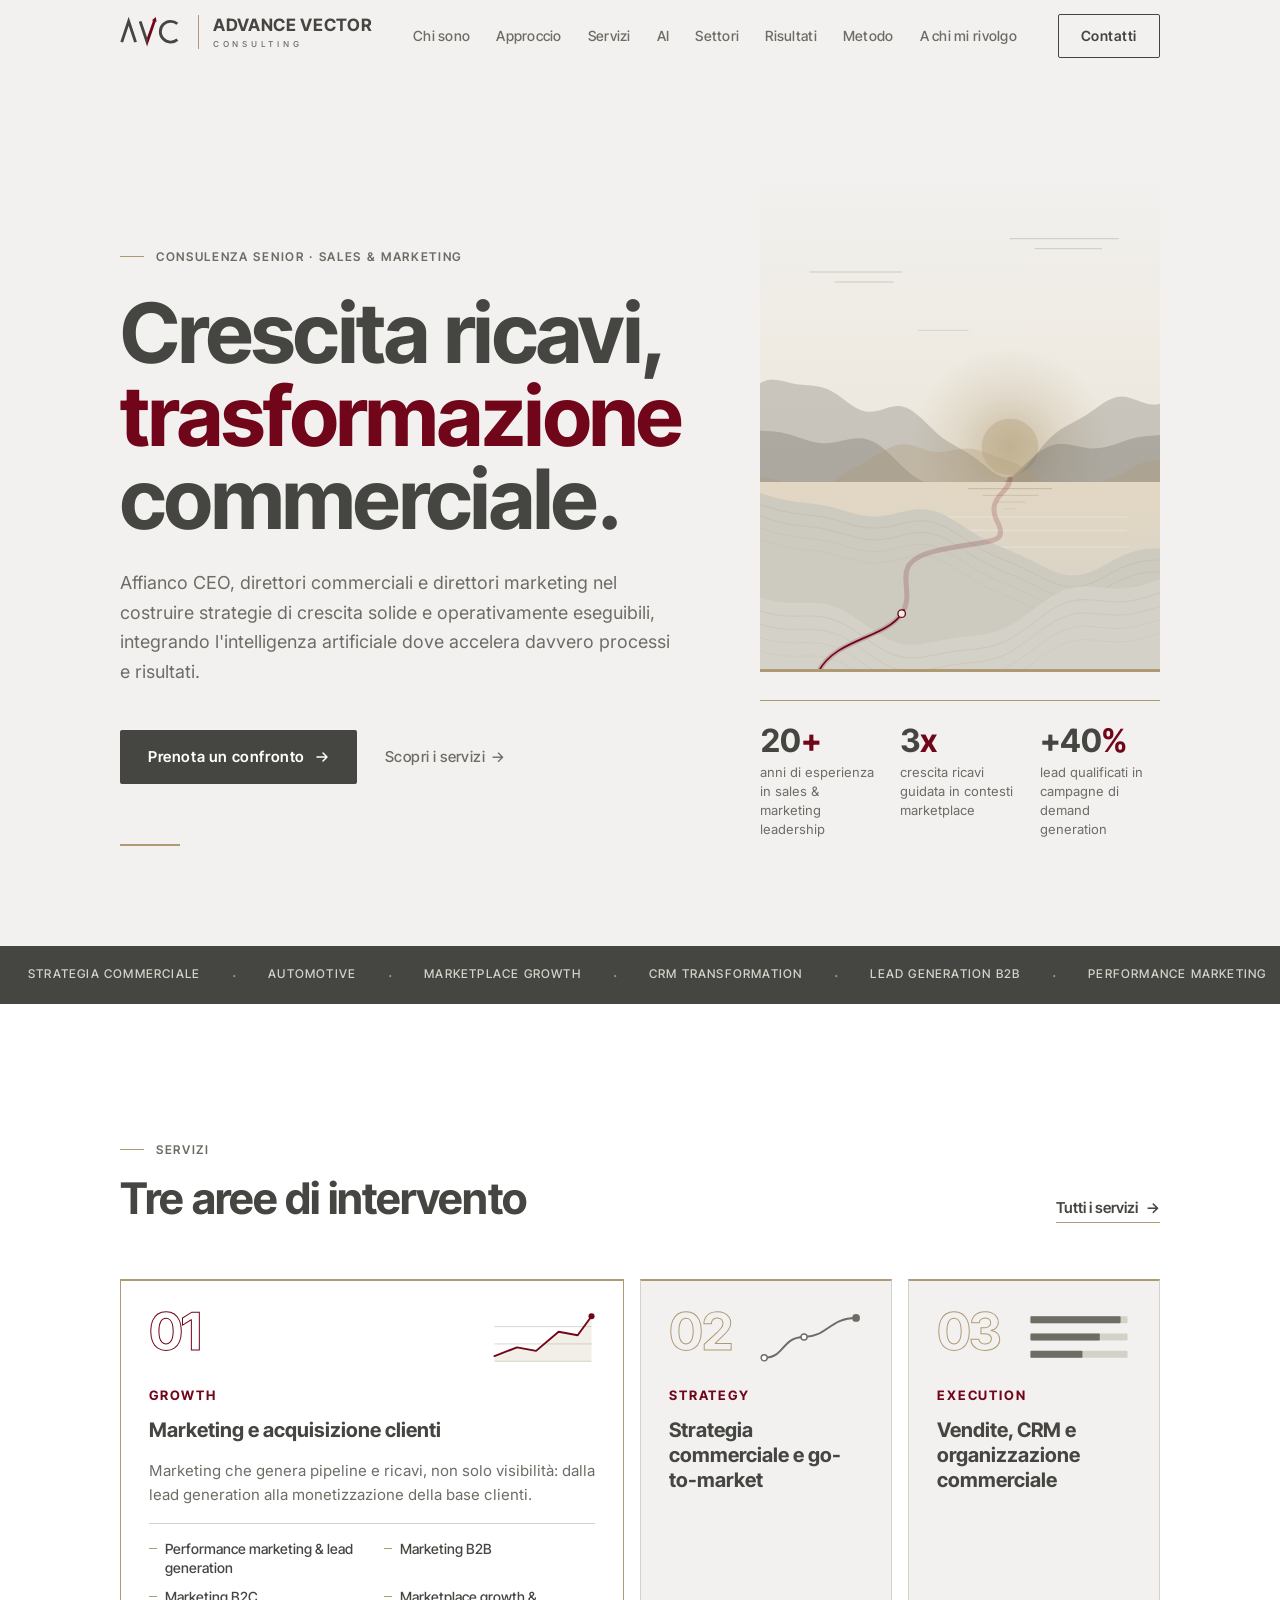
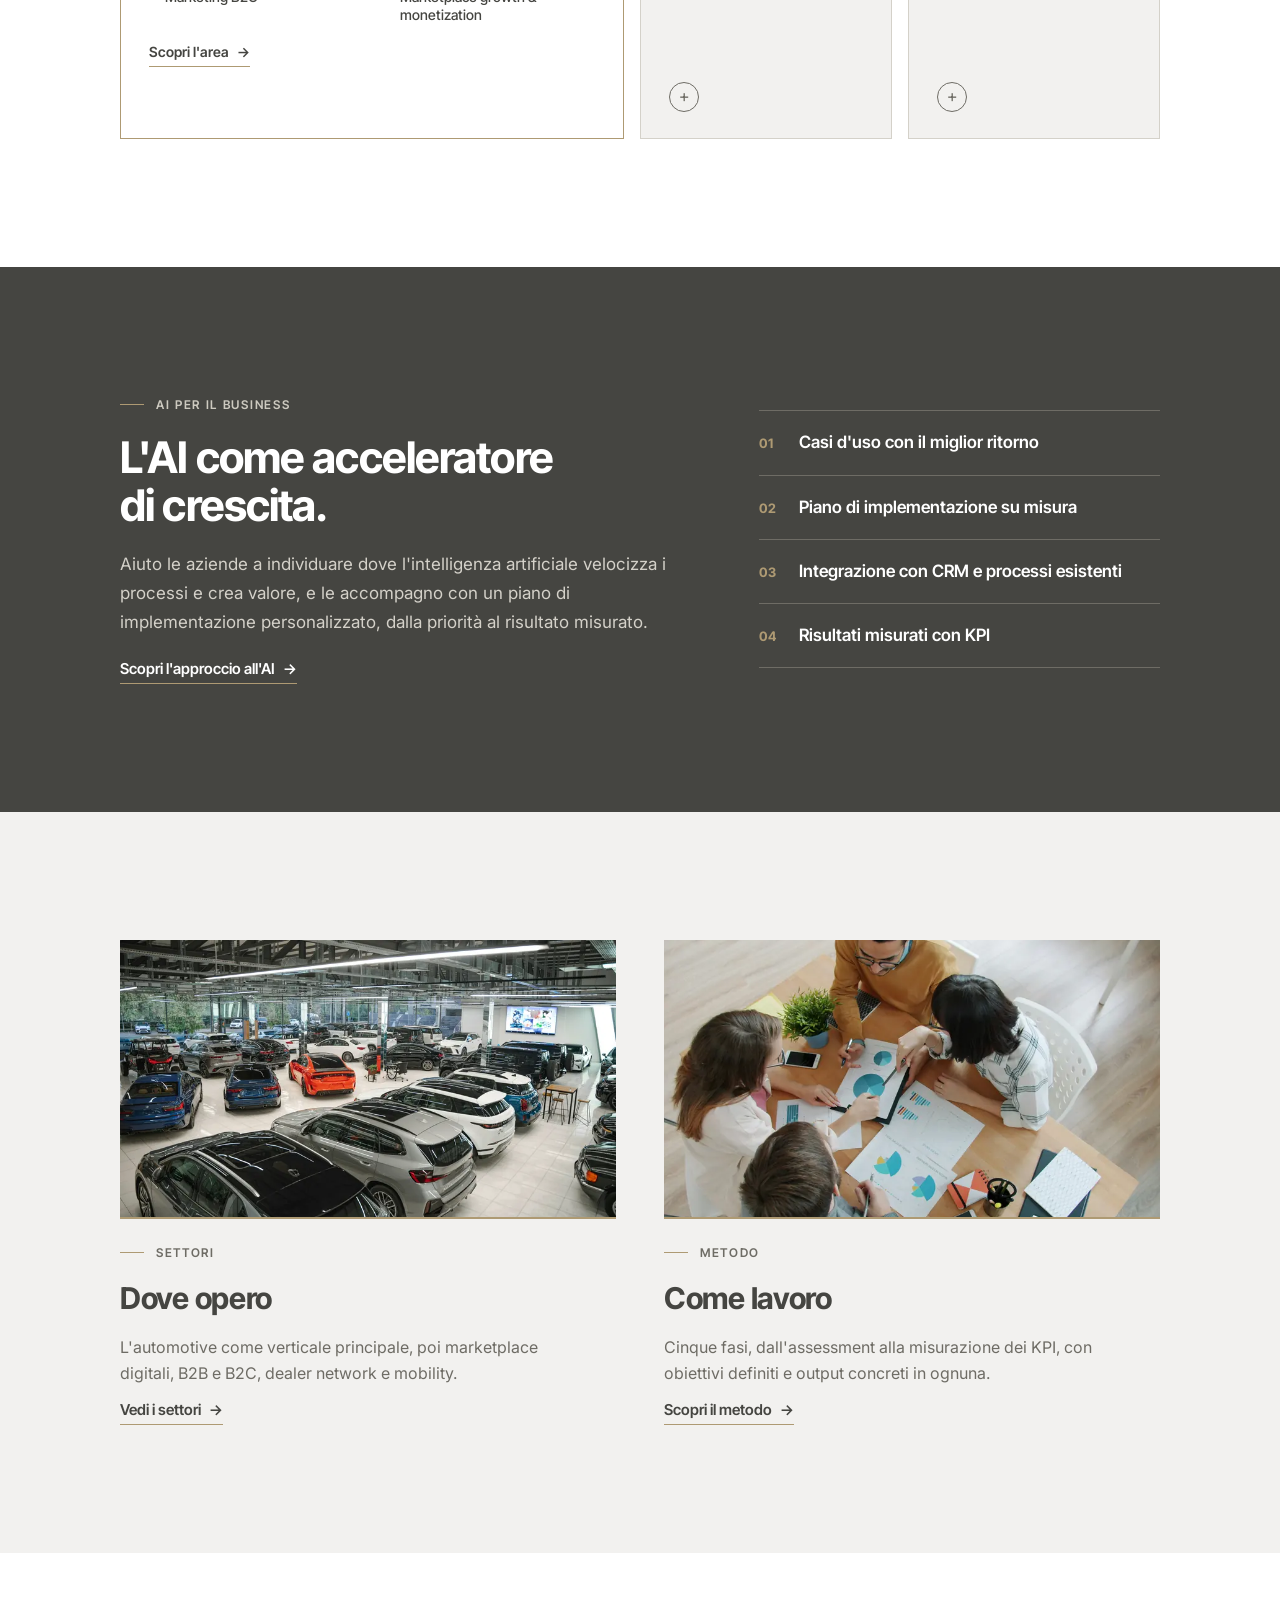
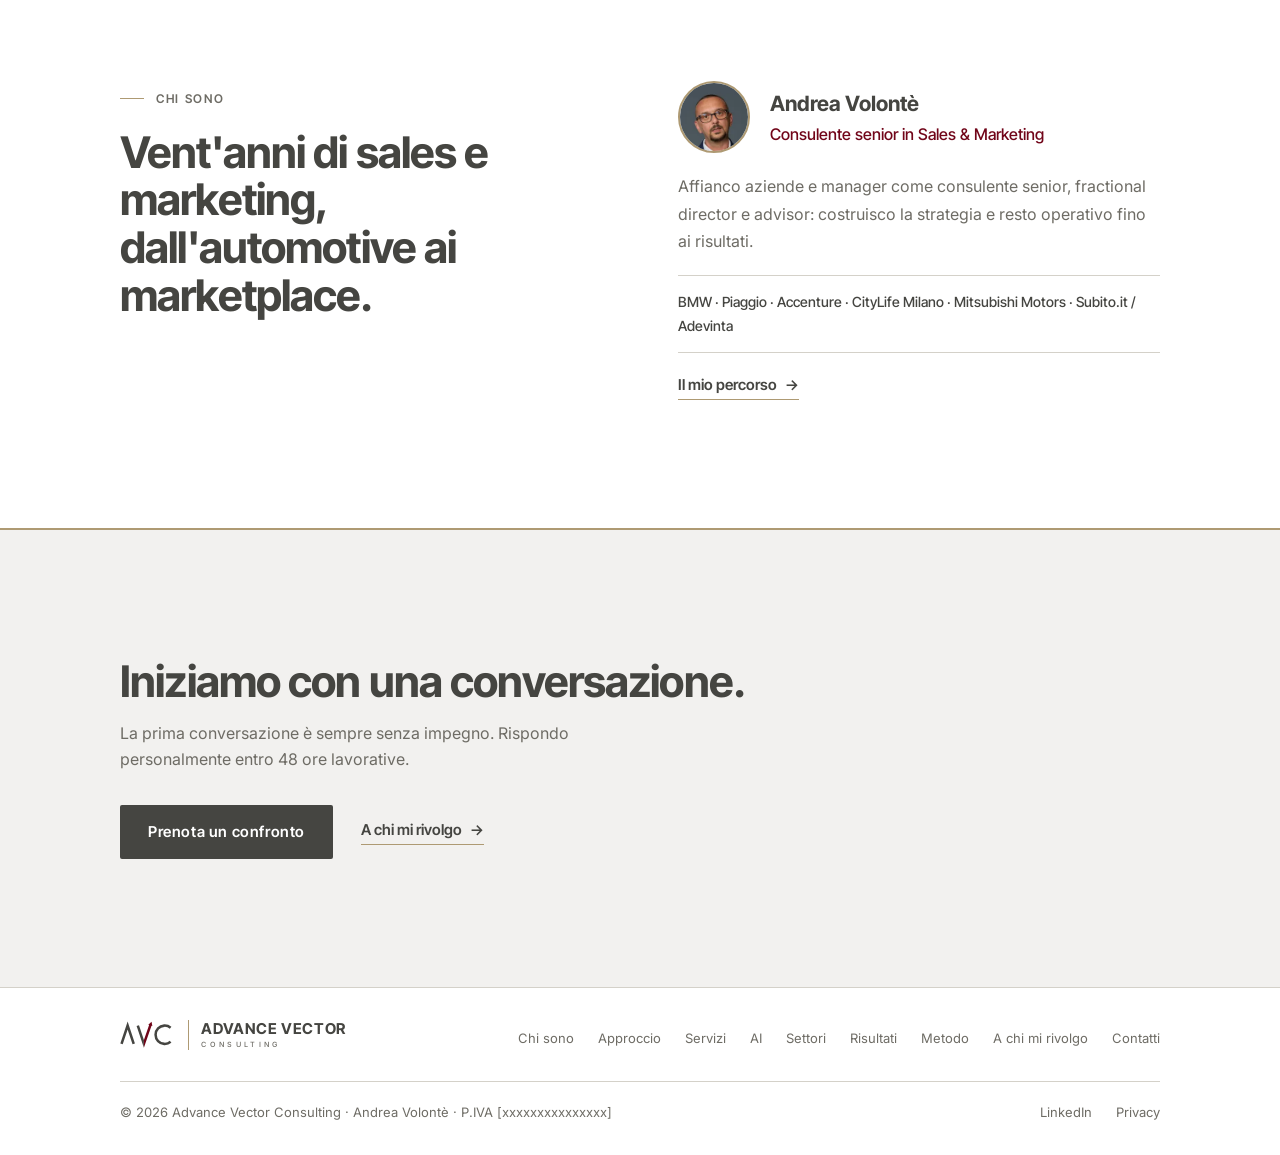
<file: index.html>
<!DOCTYPE html>
<html lang="it">
<head>
  <meta charset="UTF-8">
  <meta name="viewport" content="width=device-width, initial-scale=1.0">
  <title>Andrea Volontè, consulente Sales e Marketing | Advance Vector Consulting</title>
  <meta name="description" content="Consulenza senior in sales, marketing e growth per aziende B2B e B2C: go-to-market, lead generation, CRM e sales transformation. Integrazione dell'intelligenza artificiale nei processi. Oltre 20 anni di esperienza, focus automotive e marketplace.">
  <meta name="theme-color" content="#F2F1EF">
  <link rel="canonical" href="https://www.advancevector.it/">

  <meta property="og:type" content="website">
  <meta property="og:locale" content="it_IT">
  <meta property="og:site_name" content="Advance Vector Consulting">
  <meta property="og:url" content="https://www.advancevector.it/">
  <meta property="og:title" content="Andrea Volontè, consulente Sales e Marketing | Advance Vector Consulting">
  <meta property="og:description" content="Consulenza senior in sales, marketing e growth per aziende B2B e B2C: go-to-market, lead generation, CRM e sales transformation. Oltre 20 anni di esperienza, focus automotive e marketplace. Milano e da remoto.">
  <meta property="og:image" content="https://www.advancevector.it/assets/img/og-image.jpg">
  <meta property="og:image:width" content="1200">
  <meta property="og:image:height" content="630">
  <meta property="og:image:alt" content="Logo Advance Vector Consulting — Growth, Strategy, Execution">
  <meta name="twitter:card" content="summary_large_image">
  <!-- Dati strutturati per Google (schema.org) -->
  <script type="application/ld+json">
  {
    "@context": "https://schema.org",
    "@type": "ProfessionalService",
    "name": "Advance Vector Consulting",
    "alternateName": "AVC",
    "slogan": "Growth. Strategy. Execution.",
    "description": "Consulenza senior in sales, marketing e growth per aziende B2B e B2C, con focus su automotive e marketplace digitali.",
    "url": "https://www.advancevector.it/",
    "logo": "https://www.advancevector.it/assets/img/logo-advance-vector-consulting.png",
    "image": "https://www.advancevector.it/assets/img/og-image.jpg",
    "email": "andrea@advancevector.it",
    "founder": {
      "@type": "Person",
      "name": "Andrea Volontè",
      "jobTitle": "Consulente senior in Sales & Marketing",
      "sameAs": ["https://www.linkedin.com/in/andreavolonte"]
    },
    "address": {
      "@type": "PostalAddress",
      "addressLocality": "Milano",
      "addressCountry": "IT"
    },
    "areaServed": { "@type": "Country", "name": "Italia" },
    "availableLanguage": "it",
    "knowsAbout": ["Strategia commerciale", "Go-to-market", "Sales transformation", "Performance marketing", "Lead generation B2B", "CRM", "Pricing", "Marketplace", "Automotive", "Intelligenza artificiale", "Automazione dei processi"],
    "hasOfferCatalog": {
      "@type": "OfferCatalog",
      "name": "Aree di intervento",
      "itemListElement": [
        { "@type": "Offer", "itemOffered": { "@type": "Service", "name": "Growth — Marketing e acquisizione clienti", "description": "Performance marketing, lead generation, marketing B2B e B2C, crescita e monetizzazione dei marketplace." } },
        { "@type": "Offer", "itemOffered": { "@type": "Service", "name": "Strategy — Strategia commerciale e go-to-market", "description": "Go-to-market, pricing e revenue optimization, lancio prodotti, advisory per l'ecosistema automotive." } },
        { "@type": "Offer", "itemOffered": { "@type": "Service", "name": "Execution — Vendite, CRM e organizzazione commerciale", "description": "Sales transformation, digital sales enablement, CRM e customer lifecycle, interim leadership." } },
        { "@type": "Offer", "itemOffered": { "@type": "Service", "name": "AI per il business — Piano di implementazione personalizzato", "description": "Individuazione dei casi d'uso, piano di implementazione, integrazione degli strumenti di intelligenza artificiale e misurazione dei risultati.", "url": "https://www.advancevector.it/ai.html" } }
      ]
    }
  }
  </script>
  <link rel="icon" type="image/svg+xml" href="assets/img/favicon.svg">
  <link rel="icon" type="image/png" sizes="32x32" href="assets/img/favicon-32.png">
  <link rel="apple-touch-icon" href="assets/img/apple-touch-icon.png">

  <link rel="preconnect" href="https://fonts.googleapis.com">
  <link rel="preconnect" href="https://fonts.gstatic.com" crossorigin>
  <link href="https://fonts.googleapis.com/css2?family=Inter+Tight:wght@500;600;700&family=Inter:wght@400;500;600&display=swap" rel="stylesheet">
  <link rel="stylesheet" href="css/style.css">

  <script>document.documentElement.classList.add('js');</script>
  <script src="js/main.js" defer></script>
</head>
<body>

  <a class="skip-link" href="#main">Vai al contenuto</a>

  <header class="nav" id="nav">
    <div class="container">
      <div class="nav__inner">
        <a href="index.html" aria-label="Advance Vector Consulting — Home">
          <span class="brand brand--nav" aria-hidden="true"><svg class="brand__mark" viewBox="0 -8 222 118" focusable="false"><path d="M6 86 L30 14 L54 86" fill="none" stroke="#454541" stroke-width="10"/><path d="M65.26 15.58 L74.74 12.42 L94.09 70.47 L93.91 101.53 Z" fill="#454541"/><path d="M94.09 70.47 L93.91 101.53 L123.95 14.89 L127.25 16.03 L124.13 -0.92 L111.19 10.46 L114.50 11.61 Z" fill="#710519"/><path d="M199.1 22.4 A36 36 0 1 0 199.1 77.6" fill="none" stroke="#454541" stroke-width="10"/></svg><span class="brand__rule"></span><span class="brand__type"><span class="brand__name">ADVANCE VECTOR</span><span class="brand__desc">CONSULTING</span></span></span>
        </a>
        <nav aria-label="Navigazione principale">
          <ul class="nav__links">
            <li><a href="chi-sono.html">Chi sono</a></li>
            <li><a href="approccio.html">Approccio</a></li>
            <li><a href="servizi.html">Servizi</a></li>
            <li><a href="ai.html">AI</a></li>
            <li><a href="settori.html">Settori</a></li>
            <li><a href="risultati.html">Risultati</a></li>
            <li><a href="metodo.html">Metodo</a></li>
            <li><a href="a-chi-mi-rivolgo.html">A chi mi rivolgo</a></li>
          </ul>
        </nav>
        <a href="contatti.html" class="nav__cta desktop">Contatti</a>
        <button class="nav__burger" id="burgerBtn" aria-label="Apri menu" aria-expanded="false" aria-controls="mobileMenu">
          <span></span><span></span><span></span>
        </button>
      </div>
    </div>
    <nav class="nav__mobile" id="mobileMenu" aria-label="Menu mobile">
      <a href="chi-sono.html">Chi sono</a>
      <a href="approccio.html">Approccio</a>
      <a href="servizi.html">Servizi</a>
      <a href="ai.html">AI</a>
      <a href="settori.html">Settori</a>
      <a href="risultati.html">Risultati</a>
      <a href="metodo.html">Metodo</a>
      <a href="a-chi-mi-rivolgo.html">A chi mi rivolgo</a>
      <a href="contatti.html">Contatti</a>
    </nav>
  </header>

  <main id="main">

  <section class="hero" aria-labelledby="heroHeading">
    <div class="container">
      <div class="hero__inner">
        <div class="hero__main">
          <p class="label hero__label">Consulenza Senior · Sales &amp; Marketing</p>
          <h1 class="hero__headline" id="heroHeading">
            <span class="hl"><span>Crescita ricavi,</span></span>
            <span class="hl"><span><em>trasformazione</em></span></span>
            <span class="hl"><span>commerciale.</span></span>
          </h1>
          <p class="hero__sub">
            Affianco CEO, direttori commerciali e direttori marketing nel costruire
            strategie di crescita solide e operativamente eseguibili, integrando
            l'intelligenza artificiale dove accelera davvero processi e risultati.
          </p>
          <div class="hero__actions">
            <a href="contatti.html" class="btn-primary">
              Prenota un confronto
              <svg width="14" height="14" fill="none" viewBox="0 0 14 14" aria-hidden="true">
                <path d="M2 7h10M8 3l4 4-4 4" stroke="currentColor" stroke-width="1.5" stroke-linecap="round" stroke-linejoin="round"/>
              </svg>
            </a>
            <a href="servizi.html" class="btn-secondary">Scopri i servizi</a>
          </div>
          <div class="hero__gold-line" aria-hidden="true"></div>
        </div>
        <div class="hero__side">
          <figure class="media hero__media">
            <img src="assets/img/hero-paesaggio.svg" width="480" height="600" fetchpriority="high"
                 alt="Illustrazione di un paesaggio collinare con un lago all'alba, attraversato da un percorso digitale che conduce a una destinazione tranquilla">
          </figure>
          <div class="hero__stats">
            <div>
              <div class="hero__stat-num"><span class="count" data-to="20">20</span><span>+</span></div>
              <p class="hero__stat-label">anni di esperienza in<br> sales &amp; marketing leadership</p>
            </div>
            <div>
              <div class="hero__stat-num"><span class="count" data-to="3">3</span><span>x</span></div>
              <p class="hero__stat-label">crescita ricavi guidata<br> in contesti marketplace</p>
            </div>
            <div>
              <div class="hero__stat-num">+<span class="count" data-to="40">40</span><span>%</span></div>
              <p class="hero__stat-label">lead qualificati<br> in campagne di demand generation</p>
            </div>
          </div>
        </div>
      </div>
    </div>
  </section>

  <div class="ticker" aria-hidden="true">
    <div class="ticker__track" id="tickerTrack">
      <span class="ticker__item">Strategia Commerciale</span><span class="ticker__sep">·</span>
      <span class="ticker__item">Automotive</span><span class="ticker__sep">·</span>
      <span class="ticker__item">Marketplace Growth</span><span class="ticker__sep">·</span>
      <span class="ticker__item">CRM Transformation</span><span class="ticker__sep">·</span>
      <span class="ticker__item">Lead Generation B2B</span><span class="ticker__sep">·</span>
      <span class="ticker__item">Performance Marketing</span><span class="ticker__sep">·</span>
      <span class="ticker__item">Sales Enablement</span><span class="ticker__sep">·</span>
      <span class="ticker__item">Go-to-Market</span><span class="ticker__sep">·</span>
      <span class="ticker__item">Revenue Optimization</span><span class="ticker__sep">·</span>
      <span class="ticker__item">Interim Leadership</span><span class="ticker__sep">·</span>
      <span class="ticker__item">AI Enablement</span><span class="ticker__sep">·</span>
      <span class="ticker__item">Automazione dei processi</span><span class="ticker__sep">·</span>
      <span class="ticker__item">Strategia Commerciale</span><span class="ticker__sep">·</span>
      <span class="ticker__item">Automotive</span><span class="ticker__sep">·</span>
      <span class="ticker__item">Marketplace Growth</span><span class="ticker__sep">·</span>
      <span class="ticker__item">CRM Transformation</span><span class="ticker__sep">·</span>
      <span class="ticker__item">Lead Generation B2B</span><span class="ticker__sep">·</span>
      <span class="ticker__item">Performance Marketing</span><span class="ticker__sep">·</span>
      <span class="ticker__item">Sales Enablement</span><span class="ticker__sep">·</span>
      <span class="ticker__item">Go-to-Market</span><span class="ticker__sep">·</span>
      <span class="ticker__item">Revenue Optimization</span><span class="ticker__sep">·</span>
      <span class="ticker__item">Interim Leadership</span><span class="ticker__sep">·</span>
      <span class="ticker__item">AI Enablement</span><span class="ticker__sep">·</span>
      <span class="ticker__item">Automazione dei processi</span><span class="ticker__sep">·</span>
    </div>
  </div>

  <!-- SERVIZI (sintesi) -->
  <section class="home-services section-pad" aria-labelledby="homeServicesHeading">
    <div class="container">
      <div class="home-head">
        <div>
          <p class="label">Servizi</p>
          <h2 class="section-heading reveal" id="homeServicesHeading">Tre aree di intervento</h2>
        </div>
        <a class="link-arrow" href="servizi.html">Tutti i servizi</a>
      </div>
      <div class="home-areas" data-areas>
        <a class="area-panel is-active" href="servizi.html#growth">
          <span class="area-panel__top">
            <span class="area-panel__num" aria-hidden="true">01</span>
            <svg class="area-panel__icon" viewBox="0 0 120 64" aria-hidden="true">
              <g class="ico-grid"><line x1="4" y1="60" x2="116" y2="60"/><line x1="4" y1="40" x2="116" y2="40"/><line x1="4" y1="20" x2="116" y2="20"/></g>
              <path class="draw ico-fill" d="M4 54 L30 44 L52 48 L78 26 L100 30 L116 8 L116 60 L4 60 Z"/>
              <path class="draw ico-line" pathLength="1" d="M4 54 L30 44 L52 48 L78 26 L100 30 L116 8"/>
              <circle class="ico-dot" cx="116" cy="8" r="3.5"/>
            </svg>
          </span>
          <span class="service-area__tag">Growth</span>
          <span class="area-panel__title">Marketing e acquisizione clienti</span>
          <span class="area-panel__more">
            <span class="area-panel__inner">
              <span class="area-panel__desc">Marketing che genera pipeline e ricavi, non solo visibilità: dalla lead generation alla monetizzazione della base clienti.</span>
              <ul class="area-panel__list">
                <li>Performance marketing &amp; lead generation</li>
                <li>Marketing B2B</li>
                <li>Marketing B2C</li>
                <li>Marketplace growth &amp; monetization</li>
              </ul>
              <span class="link-arrow">Scopri l'area</span>
            </span>
          </span>
        </a>
        <a class="area-panel" href="servizi.html#strategy">
          <span class="area-panel__top">
            <span class="area-panel__num" aria-hidden="true">02</span>
            <svg class="area-panel__icon" viewBox="0 0 120 64" aria-hidden="true">
              <path class="ico-ghost" d="M6 56 C30 56 26 32 52 32 S82 10 112 10"/>
              <path class="draw ico-line" pathLength="1" d="M6 56 C30 56 26 32 52 32 S82 10 112 10"/>
              <circle class="ico-node" cx="6" cy="56" r="3.5"/><circle class="ico-node" cx="52" cy="32" r="3.5"/>
              <circle class="ico-dot" cx="112" cy="10" r="4.5"/><circle class="ico-pulse" cx="112" cy="10" r="4.5"/>
            </svg>
          </span>
          <span class="service-area__tag">Strategy</span>
          <span class="area-panel__title">Strategia commerciale e go-to-market</span>
          <span class="area-panel__more">
            <span class="area-panel__inner">
              <span class="area-panel__desc">Dove competere, con quale offerta e a che prezzo. Un modello di crescita strutturato e immediatamente eseguibile.</span>
              <ul class="area-panel__list">
                <li>Commercial strategy &amp; go-to-market</li>
                <li>Pricing &amp; revenue optimization</li>
                <li>Product launch &amp; campaign strategy</li>
                <li>Automotive ecosystem advisory</li>
              </ul>
              <span class="link-arrow">Scopri l'area</span>
            </span>
          </span>
        </a>
        <a class="area-panel" href="servizi.html#execution">
          <span class="area-panel__top">
            <span class="area-panel__num" aria-hidden="true">03</span>
            <svg class="area-panel__icon" viewBox="0 0 120 64" aria-hidden="true">
              <g class="ico-track"><rect x="4" y="8" width="112" height="8" rx="1"/><rect x="4" y="28" width="112" height="8" rx="1"/><rect x="4" y="48" width="112" height="8" rx="1"/></g>
              <rect class="ico-bar" style="--d:0s" x="4" y="8" width="104" height="8" rx="1"/>
              <rect class="ico-bar" style="--d:.15s" x="4" y="28" width="80" height="8" rx="1"/>
              <rect class="ico-bar" style="--d:.3s" x="4" y="48" width="60" height="8" rx="1"/>
            </svg>
          </span>
          <span class="service-area__tag">Execution</span>
          <span class="area-panel__title">Vendite, CRM e organizzazione commerciale</span>
          <span class="area-panel__more">
            <span class="area-panel__inner">
              <span class="area-panel__desc">Processi, strumenti e persone che trasformano il piano in risultati, con un affiancamento operativo al team.</span>
              <ul class="area-panel__list">
                <li>Sales transformation</li>
                <li>Digital sales enablement</li>
                <li>CRM &amp; customer lifecycle</li>
                <li>Interim leadership &amp; advisory</li>
              </ul>
              <span class="link-arrow">Scopri l'area</span>
            </span>
          </span>
        </a>
      </div>
    </div>
  </section>

  <!-- AI (acceleratore trasversale) -->
  <section class="home-ai section-pad on-dark" aria-labelledby="homeAiHeading">
    <div class="container home-ai__inner">
      <div class="home-ai__text">
        <p class="label">AI per il business</p>
        <h2 class="section-heading reveal" id="homeAiHeading">L'AI come acceleratore<br> di crescita.</h2>
        <p class="reveal reveal-delay-1">Aiuto le aziende a individuare dove l'intelligenza artificiale velocizza i processi
          e crea valore, e le accompagno con un piano di implementazione personalizzato, dalla priorità al risultato misurato.</p>
        <a class="link-arrow reveal reveal-delay-2" href="ai.html">Scopri l'approccio all'AI</a>
      </div>
      <ol class="home-ai__steps reveal reveal-delay-1">
        <li><span>01</span> Casi d'uso con il miglior ritorno</li>
        <li><span>02</span> Piano di implementazione su misura</li>
        <li><span>03</span> Integrazione con CRM e processi esistenti</li>
        <li><span>04</span> Risultati misurati con KPI</li>
      </ol>
    </div>
  </section>

  <!-- SETTORI E METODO (rimandi) -->
  <section class="home-teasers section-pad" aria-label="Settori e metodo">
    <div class="container home-teasers__grid">
      <a class="teaser reveal" href="settori.html">
        <figure class="media media--16x9">
          <picture>
            <source srcset="assets/img/settore-automotive.webp" type="image/webp">
            <img src="assets/img/settore-automotive.jpg" width="800" height="450" loading="lazy" decoding="async"
                 alt="Showroom di automobili con numerose vetture esposte sotto un'ampia copertura industriale">
          </picture>
        </figure>
        <span class="label">Settori</span>
        <h2 class="teaser__title">Dove opero</h2>
        <p class="teaser__text">L'automotive come verticale principale, poi marketplace digitali, B2B e B2C, dealer network e mobility.</p>
        <span class="link-arrow">Vedi i settori</span>
      </a>
      <a class="teaser reveal reveal-delay-1" href="metodo.html">
        <figure class="media media--16x9">
          <picture>
            <source srcset="assets/img/area-execution.webp" type="image/webp">
            <img src="assets/img/area-execution.jpg" width="800" height="533" loading="lazy" decoding="async"
                 alt="Team al lavoro attorno a un tavolo con grafici, report e dispositivi, visto dall'alto">
          </picture>
        </figure>
        <span class="label">Metodo</span>
        <h2 class="teaser__title">Come lavoro</h2>
        <p class="teaser__text">Cinque fasi, dall'assessment alla misurazione dei KPI, con obiettivi definiti e output concreti in ognuna.</p>
        <span class="link-arrow">Scopri il metodo</span>
      </a>
    </div>
  </section>

  <!-- CHI SONO (sintesi) -->
  <section class="home-intro section-pad" aria-labelledby="introHeading">
    <div class="container home-intro__inner">
      <div>
        <p class="label">Chi sono</p>
        <h2 class="section-heading reveal" id="introHeading">Vent'anni di sales e marketing,<br>dall'automotive ai marketplace.</h2>
      </div>
      <div class="home-intro__body reveal reveal-delay-1">
        <div class="bio__head">
          <picture>
            <source srcset="assets/img/andrea-avatar.webp" type="image/webp">
            <img class="bio__avatar" src="assets/img/andrea-avatar.jpg" width="160" height="160" loading="lazy" alt="Andrea Volontè, fondatore di Advance Vector Consulting">
          </picture>
          <div>
            <p class="home-intro__name">Andrea Volontè</p>
            <p class="bio__role">Consulente senior in Sales &amp; Marketing</p>
          </div>
        </div>
        <p>Affianco aziende e manager come consulente senior, fractional director e advisor: costruisco la strategia e resto operativo fino ai risultati.</p>
        <p class="home-intro__path">BMW · Piaggio · Accenture · CityLife Milano · Mitsubishi Motors · Subito.it / Adevinta</p>
        <a class="link-arrow" href="chi-sono.html">Il mio percorso</a>
      </div>
    </div>
  </section>

  <!-- CONTATTO -->
  <section class="home-cta section-pad" aria-labelledby="homeCtaHeading">
    <div class="container home-cta__inner">
      <div>
        <h2 class="section-heading" id="homeCtaHeading">Iniziamo con una conversazione.</h2>
        <p>La prima conversazione è sempre senza impegno. Rispondo personalmente entro 48 ore lavorative.</p>
      </div>
      <div class="home-cta__actions">
        <a href="contatti.html" class="btn-primary">Prenota un confronto</a>
        <a class="link-arrow" href="a-chi-mi-rivolgo.html">A chi mi rivolgo</a>
      </div>
    </div>
  </section>

  </main>

  <footer class="footer">
    <div class="container">
      <div class="footer__inner">
        <a href="index.html" aria-label="Advance Vector Consulting — Home">
          <span class="brand brand--footer" aria-hidden="true"><svg class="brand__mark" viewBox="0 -8 222 118" focusable="false"><path d="M6 86 L30 14 L54 86" fill="none" stroke="#454541" stroke-width="10"/><path d="M65.26 15.58 L74.74 12.42 L94.09 70.47 L93.91 101.53 Z" fill="#454541"/><path d="M94.09 70.47 L93.91 101.53 L123.95 14.89 L127.25 16.03 L124.13 -0.92 L111.19 10.46 L114.50 11.61 Z" fill="#710519"/><path d="M199.1 22.4 A36 36 0 1 0 199.1 77.6" fill="none" stroke="#454541" stroke-width="10"/></svg><span class="brand__rule"></span><span class="brand__type"><span class="brand__name">ADVANCE VECTOR</span><span class="brand__desc">CONSULTING</span></span></span>
        </a>
        <nav class="footer__links" aria-label="Pagine del sito">
          <a href="chi-sono.html">Chi sono</a>
          <a href="approccio.html">Approccio</a>
          <a href="servizi.html">Servizi</a>
          <a href="ai.html">AI</a>
          <a href="settori.html">Settori</a>
          <a href="risultati.html">Risultati</a>
          <a href="metodo.html">Metodo</a>
          <a href="a-chi-mi-rivolgo.html">A chi mi rivolgo</a>
          <a href="contatti.html">Contatti</a>
        </nav>
      </div>
      <div class="footer__bottom">
        <p class="footer__copy">© 2026 Advance Vector Consulting · Andrea Volontè · P.IVA [xxxxxxxxxxxxxxx]</p>
        <nav class="footer__links" aria-label="Link legali e social">
          <a href="https://www.linkedin.com/in/andreavolonte" target="_blank" rel="noopener">LinkedIn</a>
          <a href="privacy.html">Privacy</a>
        </nav>
      </div>
    </div>
  </footer>

</body>
</html>
</file>
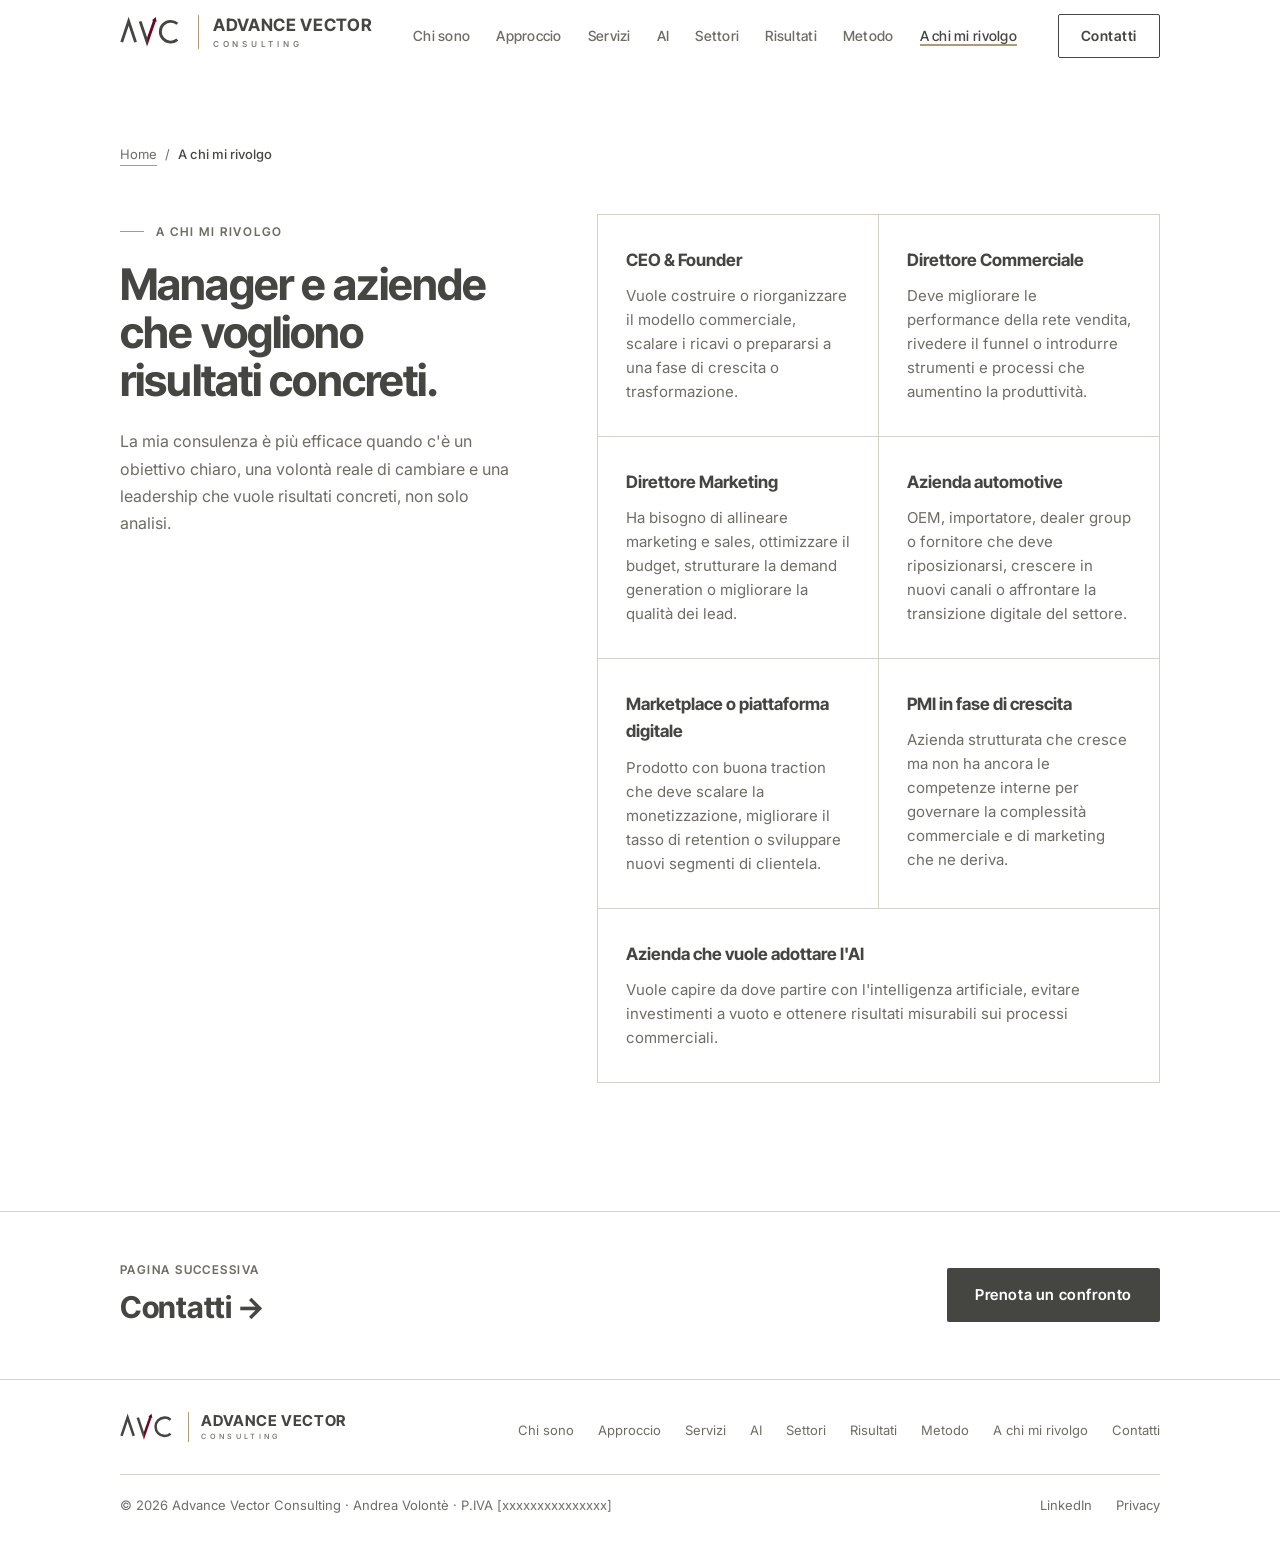
<file: a-chi-mi-rivolgo.html>
<!DOCTYPE html>
<html lang="it">
<head>
  <meta charset="UTF-8">
  <meta name="viewport" content="width=device-width, initial-scale=1.0">
  <title>A chi mi rivolgo | Advance Vector Consulting</title>
  <meta name="description" content="CEO e founder, direttori commerciali e marketing, aziende automotive, marketplace e PMI in crescita.">
  <meta name="theme-color" content="#F2F1EF">
  <link rel="canonical" href="https://www.advancevector.it/a-chi-mi-rivolgo.html">

  <meta property="og:type" content="website">
  <meta property="og:locale" content="it_IT">
  <meta property="og:site_name" content="Advance Vector Consulting">
  <meta property="og:url" content="https://www.advancevector.it/a-chi-mi-rivolgo.html">
  <meta property="og:title" content="A chi mi rivolgo | Advance Vector Consulting">
  <meta property="og:description" content="CEO e founder, direttori commerciali e marketing, aziende automotive, marketplace e PMI in crescita.">
  <meta property="og:image" content="https://www.advancevector.it/assets/img/og-image.jpg">
  <meta property="og:image:width" content="1200">
  <meta property="og:image:height" content="630">
  <meta property="og:image:alt" content="Logo Advance Vector Consulting — Growth, Strategy, Execution">
  <meta name="twitter:card" content="summary_large_image">
  <link rel="icon" type="image/svg+xml" href="assets/img/favicon.svg">
  <link rel="icon" type="image/png" sizes="32x32" href="assets/img/favicon-32.png">
  <link rel="apple-touch-icon" href="assets/img/apple-touch-icon.png">

  <link rel="preconnect" href="https://fonts.googleapis.com">
  <link rel="preconnect" href="https://fonts.gstatic.com" crossorigin>
  <link href="https://fonts.googleapis.com/css2?family=Inter+Tight:wght@500;600;700&family=Inter:wght@400;500;600&display=swap" rel="stylesheet">
  <link rel="stylesheet" href="css/style.css">

  <script>document.documentElement.classList.add('js');</script>
  <script src="js/main.js" defer></script>
</head>
<body>

  <a class="skip-link" href="#main">Vai al contenuto</a>

  <header class="nav" id="nav">
    <div class="container">
      <div class="nav__inner">
        <a href="index.html" aria-label="Advance Vector Consulting — Home">
          <span class="brand brand--nav" aria-hidden="true"><svg class="brand__mark" viewBox="0 -8 222 118" focusable="false"><path d="M6 86 L30 14 L54 86" fill="none" stroke="#454541" stroke-width="10"/><path d="M65.26 15.58 L74.74 12.42 L94.09 70.47 L93.91 101.53 Z" fill="#454541"/><path d="M94.09 70.47 L93.91 101.53 L123.95 14.89 L127.25 16.03 L124.13 -0.92 L111.19 10.46 L114.50 11.61 Z" fill="#710519"/><path d="M199.1 22.4 A36 36 0 1 0 199.1 77.6" fill="none" stroke="#454541" stroke-width="10"/></svg><span class="brand__rule"></span><span class="brand__type"><span class="brand__name">ADVANCE VECTOR</span><span class="brand__desc">CONSULTING</span></span></span>
        </a>
        <nav aria-label="Navigazione principale">
          <ul class="nav__links">
            <li><a href="chi-sono.html">Chi sono</a></li>
            <li><a href="approccio.html">Approccio</a></li>
            <li><a href="servizi.html">Servizi</a></li>
            <li><a href="ai.html">AI</a></li>
            <li><a href="settori.html">Settori</a></li>
            <li><a href="risultati.html">Risultati</a></li>
            <li><a href="metodo.html">Metodo</a></li>
            <li><a href="a-chi-mi-rivolgo.html" aria-current="page">A chi mi rivolgo</a></li>
          </ul>
        </nav>
        <a href="contatti.html" class="nav__cta desktop">Contatti</a>
        <button class="nav__burger" id="burgerBtn" aria-label="Apri menu" aria-expanded="false" aria-controls="mobileMenu">
          <span></span><span></span><span></span>
        </button>
      </div>
    </div>
    <nav class="nav__mobile" id="mobileMenu" aria-label="Menu mobile">
      <a href="chi-sono.html">Chi sono</a>
      <a href="approccio.html">Approccio</a>
      <a href="servizi.html">Servizi</a>
      <a href="ai.html">AI</a>
      <a href="settori.html">Settori</a>
      <a href="risultati.html">Risultati</a>
      <a href="metodo.html">Metodo</a>
      <a href="a-chi-mi-rivolgo.html" aria-current="page">A chi mi rivolgo</a>
      <a href="contatti.html">Contatti</a>
    </nav>
  </header>

  <main id="main">

  <section class="page-first forwho section-pad" id="forwho" aria-labelledby="forwhoHeading">
    <div class="container">
      <nav class="breadcrumb" aria-label="Percorso">
        <a href="index.html">Home</a><span aria-hidden="true">/</span><span aria-current="page">A chi mi rivolgo</span>
      </nav>
      <div class="forwho__inner">
        <div class="forwho__left">
          <p class="label forwho__eyebrow">A chi mi rivolgo</p>
          <h1 class="section-heading forwho__heading reveal" id="forwhoHeading">
            Manager e aziende che vogliono<br>risultati concreti.
          </h1>
          <p class="forwho__body reveal reveal-delay-1">
            La mia consulenza è più efficace quando c'è un obiettivo chiaro, una volontà
            reale di cambiare e una leadership che vuole risultati concreti, non solo analisi.
          </p>
        </div>
        <div class="forwho__profiles reveal reveal-delay-1">
          <div class="profile-card">
            <p class="profile-card__role">CEO &amp; Founder</p>
            <p class="profile-card__need">Vuole costruire o riorganizzare il modello commerciale, scalare i ricavi o prepararsi a una fase di crescita o trasformazione.</p>
          </div>
          <div class="profile-card">
            <p class="profile-card__role">Direttore Commerciale</p>
            <p class="profile-card__need">Deve migliorare le performance della rete vendita, rivedere il funnel o introdurre strumenti e processi che aumentino la produttività.</p>
          </div>
          <div class="profile-card">
            <p class="profile-card__role">Direttore Marketing</p>
            <p class="profile-card__need">Ha bisogno di allineare marketing e sales, ottimizzare il budget, strutturare la demand generation o migliorare la qualità dei lead.</p>
          </div>
          <div class="profile-card">
            <p class="profile-card__role">Azienda automotive</p>
            <p class="profile-card__need">OEM, importatore, dealer group o fornitore che deve riposizionarsi, crescere in nuovi canali o affrontare la transizione digitale del settore.</p>
          </div>
          <div class="profile-card">
            <p class="profile-card__role">Marketplace o piattaforma digitale</p>
            <p class="profile-card__need">Prodotto con buona traction che deve scalare la monetizzazione, migliorare il tasso di retention o sviluppare nuovi segmenti di clientela.</p>
          </div>
          <div class="profile-card">
            <p class="profile-card__role">PMI in fase di crescita</p>
            <p class="profile-card__need">Azienda strutturata che cresce ma non ha ancora le competenze interne per governare la complessità commerciale e di marketing che ne deriva.</p>
          </div>
          <div class="profile-card">
            <p class="profile-card__role">Azienda che vuole adottare l'AI</p>
            <p class="profile-card__need">Vuole capire da dove partire con l'intelligenza artificiale, evitare investimenti a vuoto e ottenere risultati misurabili sui processi commerciali.</p>
          </div>
        </div>
      </div>
    </div>
  </section>

  <section class="page-next" aria-label="Continua la lettura">
    <div class="container page-next__inner">
      <a class="page-next__link" href="contatti.html">
        <span class="page-next__kicker">Pagina successiva</span>
        <span class="page-next__title">Contatti <span aria-hidden="true">→</span></span>
      </a>
      <a href="contatti.html" class="btn-primary">Prenota un confronto</a>
    </div>
  </section>

  </main>

  <footer class="footer">
    <div class="container">
      <div class="footer__inner">
        <a href="index.html" aria-label="Advance Vector Consulting — Home">
          <span class="brand brand--footer" aria-hidden="true"><svg class="brand__mark" viewBox="0 -8 222 118" focusable="false"><path d="M6 86 L30 14 L54 86" fill="none" stroke="#454541" stroke-width="10"/><path d="M65.26 15.58 L74.74 12.42 L94.09 70.47 L93.91 101.53 Z" fill="#454541"/><path d="M94.09 70.47 L93.91 101.53 L123.95 14.89 L127.25 16.03 L124.13 -0.92 L111.19 10.46 L114.50 11.61 Z" fill="#710519"/><path d="M199.1 22.4 A36 36 0 1 0 199.1 77.6" fill="none" stroke="#454541" stroke-width="10"/></svg><span class="brand__rule"></span><span class="brand__type"><span class="brand__name">ADVANCE VECTOR</span><span class="brand__desc">CONSULTING</span></span></span>
        </a>
        <nav class="footer__links" aria-label="Pagine del sito">
          <a href="chi-sono.html">Chi sono</a>
          <a href="approccio.html">Approccio</a>
          <a href="servizi.html">Servizi</a>
          <a href="ai.html">AI</a>
          <a href="settori.html">Settori</a>
          <a href="risultati.html">Risultati</a>
          <a href="metodo.html">Metodo</a>
          <a href="a-chi-mi-rivolgo.html">A chi mi rivolgo</a>
          <a href="contatti.html">Contatti</a>
        </nav>
      </div>
      <div class="footer__bottom">
        <p class="footer__copy">© 2026 Advance Vector Consulting · Andrea Volontè · P.IVA [xxxxxxxxxxxxxxx]</p>
        <nav class="footer__links" aria-label="Link legali e social">
          <a href="https://www.linkedin.com/in/andreavolonte" target="_blank" rel="noopener">LinkedIn</a>
          <a href="privacy.html">Privacy</a>
        </nav>
      </div>
    </div>
  </footer>

</body>
</html>
</file>
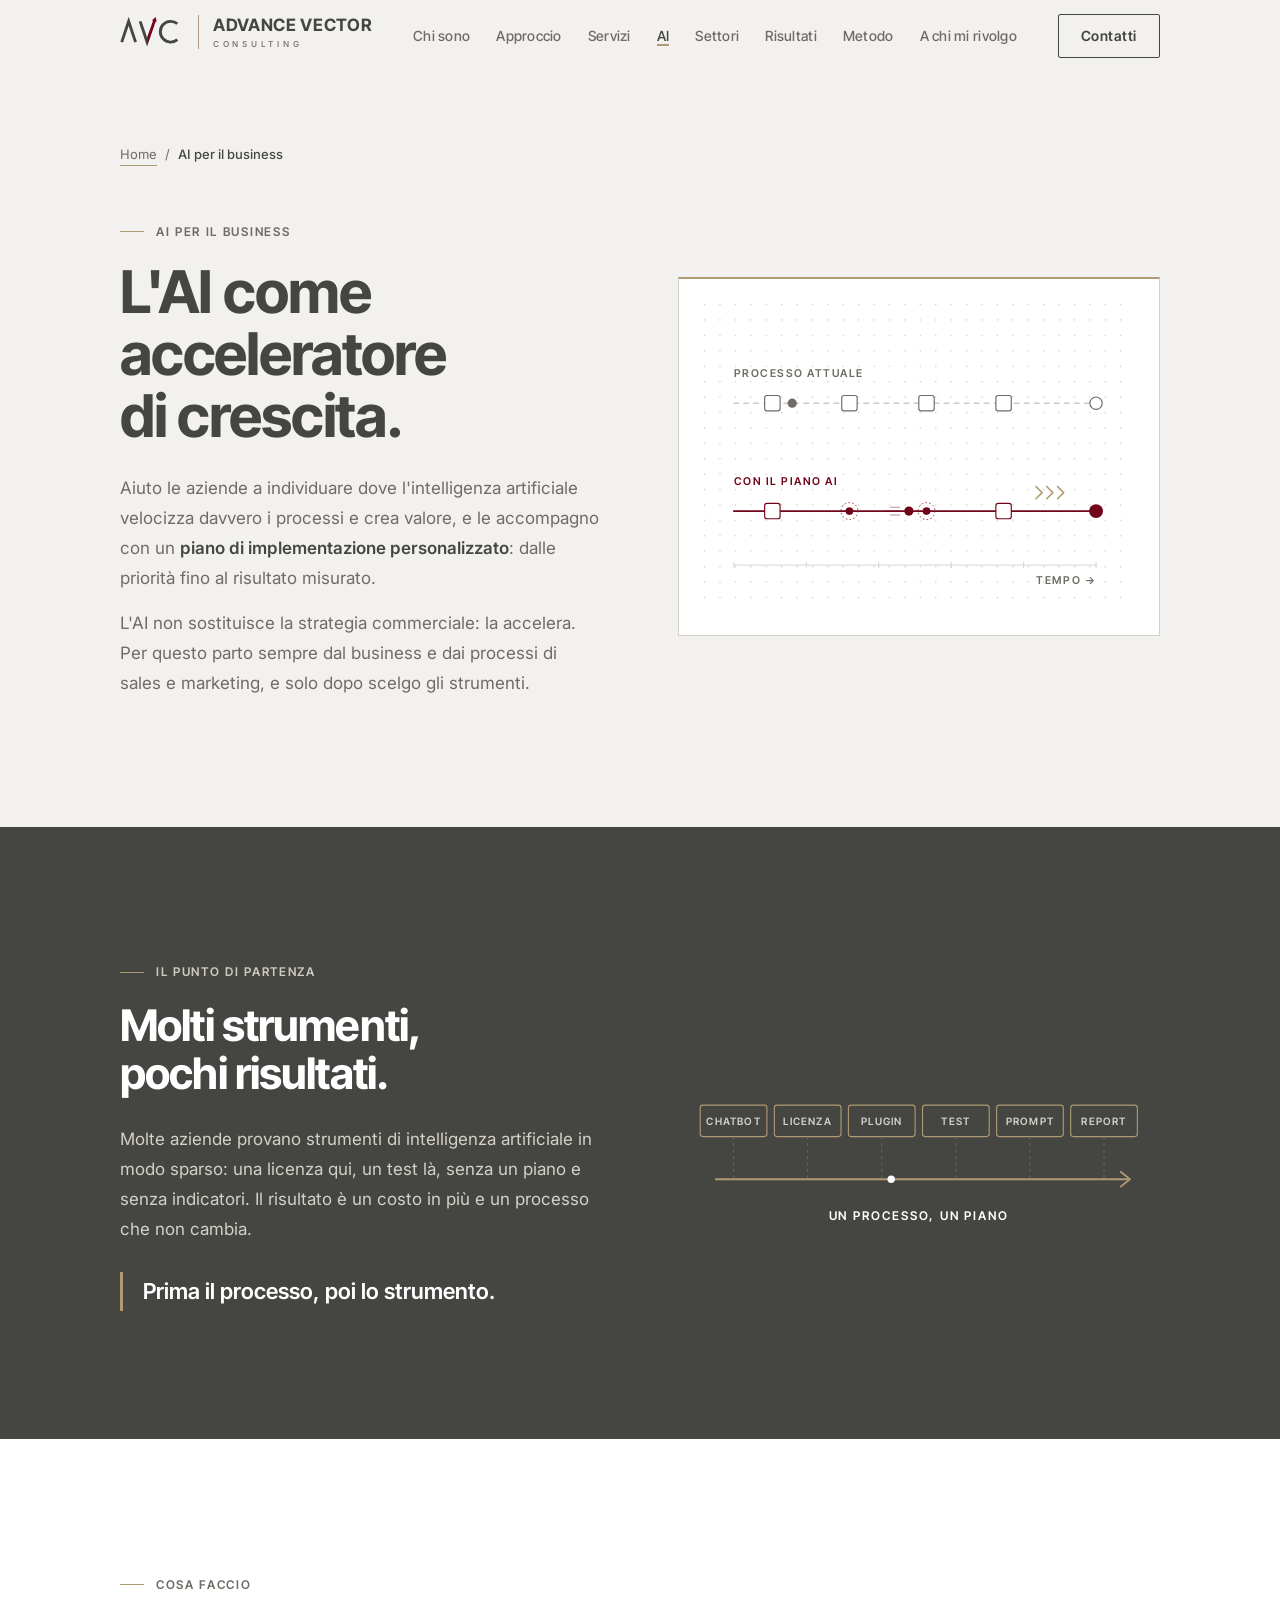
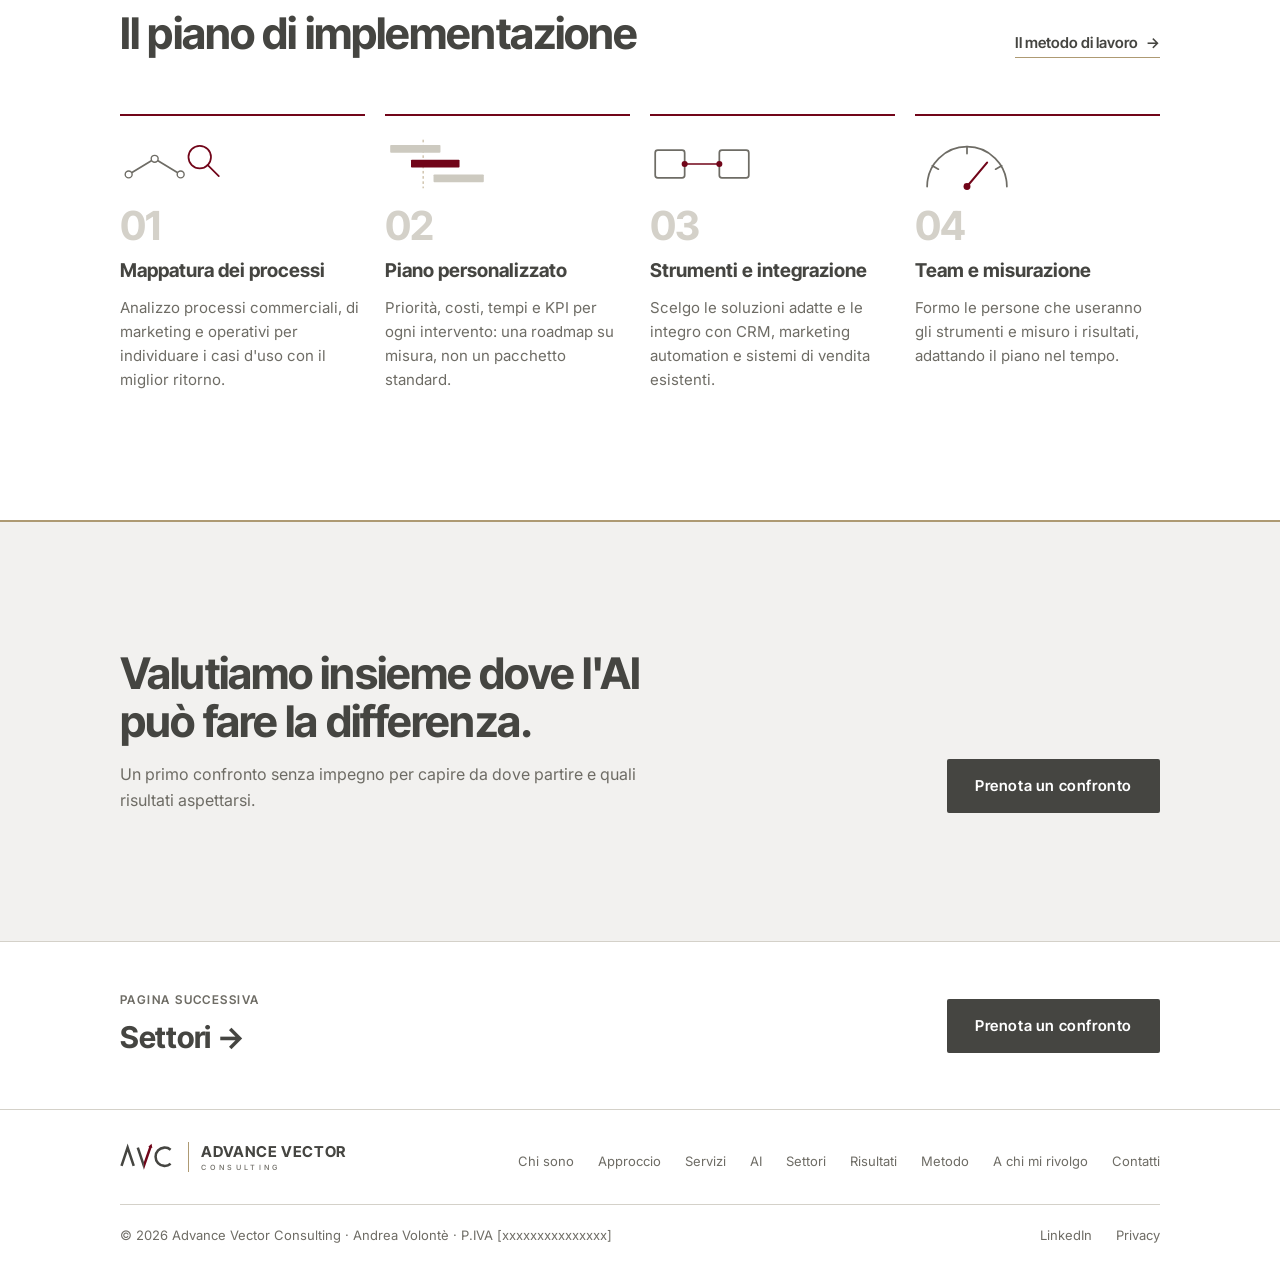
<file: ai.html>
<!DOCTYPE html>
<html lang="it">
<head>
  <meta charset="UTF-8">
  <meta name="viewport" content="width=device-width, initial-scale=1.0">
  <title>Consulenza AI per le aziende: piano di implementazione personalizzato | Advance Vector Consulting</title>
  <meta name="description" content="Individuo dove l'intelligenza artificiale velocizza i processi commerciali e di marketing e accompagno l'azienda con un piano di implementazione personalizzato, misurato sui risultati.">
  <meta name="theme-color" content="#F2F1EF">
  <link rel="canonical" href="https://www.advancevector.it/ai.html">

  <meta property="og:type" content="website">
  <meta property="og:locale" content="it_IT">
  <meta property="og:site_name" content="Advance Vector Consulting">
  <meta property="og:url" content="https://www.advancevector.it/ai.html">
  <meta property="og:title" content="Consulenza AI per le aziende: piano di implementazione personalizzato | Advance Vector Consulting">
  <meta property="og:description" content="Individuo dove l'intelligenza artificiale velocizza i processi commerciali e di marketing e accompagno l'azienda con un piano di implementazione personalizzato, misurato sui risultati.">
  <meta property="og:image" content="https://www.advancevector.it/assets/img/og-image.jpg">
  <meta property="og:image:width" content="1200">
  <meta property="og:image:height" content="630">
  <meta property="og:image:alt" content="Logo Advance Vector Consulting — Growth, Strategy, Execution">
  <meta name="twitter:card" content="summary_large_image">
  <link rel="icon" type="image/svg+xml" href="assets/img/favicon.svg">
  <link rel="icon" type="image/png" sizes="32x32" href="assets/img/favicon-32.png">
  <link rel="apple-touch-icon" href="assets/img/apple-touch-icon.png">

  <link rel="preconnect" href="https://fonts.googleapis.com">
  <link rel="preconnect" href="https://fonts.gstatic.com" crossorigin>
  <link href="https://fonts.googleapis.com/css2?family=Inter+Tight:wght@500;600;700&family=Inter:wght@400;500;600&display=swap" rel="stylesheet">
  <link rel="stylesheet" href="css/style.css">

  <script>document.documentElement.classList.add('js');</script>
  <script src="js/main.js" defer></script>
</head>
<body>

  <a class="skip-link" href="#main">Vai al contenuto</a>

  <header class="nav" id="nav">
    <div class="container">
      <div class="nav__inner">
        <a href="index.html" aria-label="Advance Vector Consulting — Home">
          <span class="brand brand--nav" aria-hidden="true"><svg class="brand__mark" viewBox="0 -8 222 118" focusable="false"><path d="M6 86 L30 14 L54 86" fill="none" stroke="#454541" stroke-width="10"/><path d="M65.26 15.58 L74.74 12.42 L94.09 70.47 L93.91 101.53 Z" fill="#454541"/><path d="M94.09 70.47 L93.91 101.53 L123.95 14.89 L127.25 16.03 L124.13 -0.92 L111.19 10.46 L114.50 11.61 Z" fill="#710519"/><path d="M199.1 22.4 A36 36 0 1 0 199.1 77.6" fill="none" stroke="#454541" stroke-width="10"/></svg><span class="brand__rule"></span><span class="brand__type"><span class="brand__name">ADVANCE VECTOR</span><span class="brand__desc">CONSULTING</span></span></span>
        </a>
        <nav aria-label="Navigazione principale">
          <ul class="nav__links">
            <li><a href="chi-sono.html">Chi sono</a></li>
            <li><a href="approccio.html">Approccio</a></li>
            <li><a href="servizi.html">Servizi</a></li>
            <li><a href="ai.html" aria-current="page">AI</a></li>
            <li><a href="settori.html">Settori</a></li>
            <li><a href="risultati.html">Risultati</a></li>
            <li><a href="metodo.html">Metodo</a></li>
            <li><a href="a-chi-mi-rivolgo.html">A chi mi rivolgo</a></li>
          </ul>
        </nav>
        <a href="contatti.html" class="nav__cta desktop">Contatti</a>
        <button class="nav__burger" id="burgerBtn" aria-label="Apri menu" aria-expanded="false" aria-controls="mobileMenu">
          <span></span><span></span><span></span>
        </button>
      </div>
    </div>
    <nav class="nav__mobile" id="mobileMenu" aria-label="Menu mobile">
      <a href="chi-sono.html">Chi sono</a>
      <a href="approccio.html">Approccio</a>
      <a href="servizi.html">Servizi</a>
      <a href="ai.html" aria-current="page">AI</a>
      <a href="settori.html">Settori</a>
      <a href="risultati.html">Risultati</a>
      <a href="metodo.html">Metodo</a>
      <a href="a-chi-mi-rivolgo.html">A chi mi rivolgo</a>
      <a href="contatti.html">Contatti</a>
    </nav>
  </header>

  <main id="main">

  <section class="page-first ai-intro section-pad" id="ai" aria-labelledby="aiHeading">
    <div class="container">
      <nav class="breadcrumb" aria-label="Percorso">
        <a href="index.html">Home</a><span aria-hidden="true">/</span><span aria-current="page">AI per il business</span>
      </nav>
      <div class="ai-intro__inner">
        <div class="ai-intro__text">
          <p class="label">AI per il business</p>
          <h1 class="section-heading ai-intro__heading" id="aiHeading">L'AI come acceleratore<br> di crescita.</h1>
        <div class="ai-intro__body reveal reveal-delay-1">
          <p>Aiuto le aziende a individuare dove l'intelligenza artificiale velocizza davvero i processi
            e crea valore, e le accompagno con un <strong>piano di implementazione personalizzato</strong>:
            dalle priorità fino al risultato misurato.</p>
          <p>L'AI non sostituisce la strategia commerciale: la accelera. Per questo parto sempre dal
            business e dai processi di sales e marketing, e solo dopo scelgo gli strumenti.</p>
        </div>
        </div>
        <figure class="ai-visual ai-visual--accel reveal reveal-delay-1">
          <svg class="ai-accel" viewBox="0 0 560 400" role="img" aria-labelledby="accTitle">
            <title id="accTitle">Lo stesso processo prima e dopo il piano AI: con l'AI alcuni passaggi sono automatizzati e la meta si raggiunge prima</title>
            <defs>
              <pattern id="accDots" width="20" height="20" patternUnits="userSpaceOnUse"><circle cx="2" cy="2" r="1.1" class="acc-grid"/></pattern>
            </defs>
            <rect width="560" height="400" fill="url(#accDots)"/>
            <!-- processo attuale -->
            <text class="acc-label" x="40" y="96">PROCESSO ATTUALE</text>
            <g class="acc-grow"><path class="acc-track acc-track--slow" d="M40 130 H510"/></g>
            <rect class="acc-node acc-pop" style="--i:0" x="80" y="120" width="20" height="20" rx="3"/><rect class="acc-node acc-pop" style="--i:1" x="180" y="120" width="20" height="20" rx="3"/><rect class="acc-node acc-pop" style="--i:2" x="280" y="120" width="20" height="20" rx="3"/><rect class="acc-node acc-pop" style="--i:3" x="380" y="120" width="20" height="20" rx="3"/>
            <circle class="acc-end acc-pop" style="--i:4" cx="510" cy="130" r="8"/>
            <circle class="acc-runner acc-runner--slow" r="6"><animateMotion dur="9s" repeatCount="indefinite" path="M40 130 H510"/></circle>
            <!-- processo con il piano AI -->
            <text class="acc-label acc-label--ai" x="40" y="236">CON IL PIANO AI</text>
            <g class="acc-grow acc-grow--late"><path class="acc-track acc-track--fast" d="M40 270 H510"/></g>
            <rect class="acc-node acc-node--ai acc-pop" style="--i:5" x="80" y="260" width="20" height="20" rx="3"/>
            <g class="acc-auto acc-pop" style="--i:6"><circle cx="190" cy="270" r="5"/><circle class="acc-auto__ring" cx="190" cy="270" r="11"/></g>
            <g class="acc-auto acc-pop" style="--i:7"><circle cx="290" cy="270" r="5"/><circle class="acc-auto__ring" cx="290" cy="270" r="11"/></g>
            <rect class="acc-node acc-node--ai acc-pop" style="--i:8" x="380" y="260" width="20" height="20" rx="3"/>
            <circle class="acc-goal acc-pop" style="--i:9" cx="510" cy="270" r="9"/>
            <circle class="acc-goal__pulse" cx="510" cy="270" r="9"/>
            <g class="acc-chev"><path d="M432 238 l8 8 -8 8"/><path d="M446 238 l8 8 -8 8"/><path d="M460 238 l8 8 -8 8"/></g>
            <g class="acc-runner acc-runner--fast">
              <line x1="-30" y1="0" x2="-12" y2="0"/><line x1="-24" y1="-5" x2="-12" y2="-5"/><line x1="-24" y1="5" x2="-12" y2="5"/>
              <circle r="6"/>
              <animateMotion dur="3s" repeatCount="indefinite" path="M40 270 H510"/>
            </g>
            <!-- asse del tempo -->
            <line class="acc-axis" x1="40" y1="340" x2="510" y2="340"/>
            <g class="acc-axis"><line x1="40" y1="336" x2="40" y2="344"/><line x1="134" y1="336" x2="134" y2="344"/><line x1="228" y1="336" x2="228" y2="344"/><line x1="322" y1="336" x2="322" y2="344"/><line x1="416" y1="336" x2="416" y2="344"/><line x1="510" y1="336" x2="510" y2="344"/></g>
            <text class="acc-label" x="510" y="364" text-anchor="end">TEMPO →</text>
          </svg>
        </figure>
      </div>
    </div>
  </section>

  <!-- Il problema -->
  <section class="ai-problem section-pad on-dark" aria-labelledby="aiProblemHeading">
    <div class="container ai-problem__inner">
      <div>
        <p class="label">Il punto di partenza</p>
        <h2 class="section-heading reveal" id="aiProblemHeading">Molti strumenti,<br> pochi risultati.</h2>
      <div class="ai-problem__body reveal reveal-delay-1">
        <p>Molte aziende provano strumenti di intelligenza artificiale in modo sparso: una licenza qui,
          un test là, senza un piano e senza indicatori. Il risultato è un costo in più e un processo
          che non cambia.</p>
        <p class="ai-principle">Prima il processo, poi lo strumento.</p>
      </div>
      </div>
      <figure class="ai-visual ai-visual--chaos reveal reveal-delay-1">
        <svg class="ai-chaos" viewBox="0 0 520 300" role="img" aria-labelledby="chaosTitle">
          <title id="chaosTitle">Strumenti di intelligenza artificiale sparsi che si riordinano in un unico processo collegato</title>
          <g class="chaos-chip" style="--x:-6px;--y:-92px;--r:-12deg;--i:0"><rect x="24" y="120" width="72" height="34" rx="3"/><text x="60" y="142" text-anchor="middle">CHATBOT</text></g><g class="chaos-chip" style="--x:44px;--y:74px;--r:9deg;--i:1"><rect x="104" y="120" width="72" height="34" rx="3"/><text x="140" y="142" text-anchor="middle">LICENZA</text></g><g class="chaos-chip" style="--x:-34px;--y:-58px;--r:7deg;--i:2"><rect x="184" y="120" width="72" height="34" rx="3"/><text x="220" y="142" text-anchor="middle">PLUGIN</text></g><g class="chaos-chip" style="--x:22px;--y:88px;--r:-9deg;--i:3"><rect x="264" y="120" width="72" height="34" rx="3"/><text x="300" y="142" text-anchor="middle">TEST</text></g><g class="chaos-chip" style="--x:52px;--y:-84px;--r:14deg;--i:4"><rect x="344" y="120" width="72" height="34" rx="3"/><text x="380" y="142" text-anchor="middle">PROMPT</text></g><g class="chaos-chip" style="--x:-22px;--y:64px;--r:-6deg;--i:5"><rect x="424" y="120" width="72" height="34" rx="3"/><text x="460" y="142" text-anchor="middle">REPORT</text></g>
          <g class="chaos-flow">
            <g class="chaos-ticks"><line x1="60" y1="154" x2="60" y2="200"/><line x1="140" y1="154" x2="140" y2="200"/><line x1="220" y1="154" x2="220" y2="200"/><line x1="300" y1="154" x2="300" y2="200"/><line x1="380" y1="154" x2="380" y2="200"/><line x1="460" y1="154" x2="460" y2="200"/></g>
            <path class="chaos-line" d="M40 200 H486"/>
            <path class="chaos-arrow" d="M478 192 l10 8 -10 8"/>
            <text class="chaos-caption" x="260" y="244" text-anchor="middle">UN PROCESSO, UN PIANO</text>
            <circle class="chaos-runner" r="4"><animateMotion dur="3.4s" repeatCount="indefinite" path="M40 200 H486"/></circle>
          </g>
        </svg>
      </figure>
    </div>
  </section>

  <!-- Cosa faccio -->
  <section class="ai-steps section-pad" aria-labelledby="aiStepsHeading">
    <div class="container">
      <div class="home-head">
        <div>
          <p class="label">Cosa faccio</p>
          <h2 class="section-heading reveal" id="aiStepsHeading">Il piano di implementazione</h2>
        </div>
        <a class="link-arrow" href="metodo.html">Il metodo di lavoro</a>
      </div>
      <ol class="ai-steps__list">
        <li class="reveal">
          <svg class="ai-ico" viewBox="0 0 120 64" aria-hidden="true"><path class="ai-ico__line" pathLength="1" d="M10 44 L40 26 L70 44"/><circle class="ai-ico__node" cx="10" cy="44" r="4"/><circle class="ai-ico__node" cx="40" cy="26" r="4"/><circle class="ai-ico__node" cx="70" cy="44" r="4"/><circle class="ai-ico__line ai-ico__accent" pathLength="1" cx="92" cy="24" r="13"/><path class="ai-ico__line ai-ico__accent" pathLength="1" d="M101 33 L114 46"/></svg>
          <span class="ai-steps__n">01</span>
          <h3>Mappatura dei processi</h3>
          <p>Analizzo processi commerciali, di marketing e operativi per individuare i casi d'uso con il miglior ritorno.</p>
        </li>
        <li class="reveal reveal-delay-1">
          <svg class="ai-ico" viewBox="0 0 120 64" aria-hidden="true"><line class="ai-ico__today" x1="44" y1="4" x2="44" y2="60"/><rect class="ai-ico__bar" style="--d:0s" x="6" y="10" width="58" height="9" rx="1"/><rect class="ai-ico__bar ai-ico__bar--accent" style="--d:.15s" x="30" y="27" width="56" height="9" rx="1"/><rect class="ai-ico__bar" style="--d:.3s" x="56" y="44" width="58" height="9" rx="1"/></svg>
          <span class="ai-steps__n">02</span>
          <h3>Piano personalizzato</h3>
          <p>Priorità, costi, tempi e KPI per ogni intervento: una roadmap su misura, non un pacchetto standard.</p>
        </li>
        <li class="reveal reveal-delay-2">
          <svg class="ai-ico" viewBox="0 0 120 64" aria-hidden="true"><rect class="ai-ico__line" pathLength="1" x="6" y="16" width="34" height="32" rx="3"/><rect class="ai-ico__line" pathLength="1" x="80" y="16" width="34" height="32" rx="3"/><path class="ai-ico__line ai-ico__accent" pathLength="1" d="M40 32 H80"/><circle class="ai-ico__plug" cx="40" cy="32" r="3.5"/><circle class="ai-ico__plug" cx="80" cy="32" r="3.5"/></svg>
          <span class="ai-steps__n">03</span>
          <h3>Strumenti e integrazione</h3>
          <p>Scelgo le soluzioni adatte e le integro con CRM, marketing automation e sistemi di vendita esistenti.</p>
        </li>
        <li class="reveal reveal-delay-3">
          <svg class="ai-ico" viewBox="0 0 120 64" aria-hidden="true"><path class="ai-ico__line" pathLength="1" d="M14 58 A46 46 0 0 1 106 58"/><line class="ai-ico__tick" x1="60" y1="12" x2="60" y2="20"/><line class="ai-ico__tick" x1="20" y1="34" x2="27" y2="38"/><line class="ai-ico__tick" x1="100" y1="34" x2="93" y2="38"/><line class="ai-ico__needle" x1="60" y1="58" x2="60" y2="22"/><circle class="ai-ico__hub" cx="60" cy="58" r="4"/></svg>
          <span class="ai-steps__n">04</span>
          <h3>Team e misurazione</h3>
          <p>Formo le persone che useranno gli strumenti e misuro i risultati, adattando il piano nel tempo.</p>
        </li>
      </ol>
    </div>
  </section>

  <!-- Contatto -->
  <section class="home-cta section-pad" aria-labelledby="aiCtaHeading">
    <div class="container home-cta__inner">
      <div>
        <h2 class="section-heading" id="aiCtaHeading">Valutiamo insieme dove l'AI<br> può fare la differenza.</h2>
        <p>Un primo confronto senza impegno per capire da dove partire e quali risultati aspettarsi.</p>
      </div>
      <div class="home-cta__actions">
        <a href="contatti.html" class="btn-primary">Prenota un confronto</a>
      </div>
    </div>
  </section>

  <section class="page-next" aria-label="Continua la lettura">
    <div class="container page-next__inner">
      <a class="page-next__link" href="settori.html">
        <span class="page-next__kicker">Pagina successiva</span>
        <span class="page-next__title">Settori <span aria-hidden="true">→</span></span>
      </a>
      <a href="contatti.html" class="btn-primary">Prenota un confronto</a>
    </div>
  </section>

  </main>

  <footer class="footer">
    <div class="container">
      <div class="footer__inner">
        <a href="index.html" aria-label="Advance Vector Consulting — Home">
          <span class="brand brand--footer" aria-hidden="true"><svg class="brand__mark" viewBox="0 -8 222 118" focusable="false"><path d="M6 86 L30 14 L54 86" fill="none" stroke="#454541" stroke-width="10"/><path d="M65.26 15.58 L74.74 12.42 L94.09 70.47 L93.91 101.53 Z" fill="#454541"/><path d="M94.09 70.47 L93.91 101.53 L123.95 14.89 L127.25 16.03 L124.13 -0.92 L111.19 10.46 L114.50 11.61 Z" fill="#710519"/><path d="M199.1 22.4 A36 36 0 1 0 199.1 77.6" fill="none" stroke="#454541" stroke-width="10"/></svg><span class="brand__rule"></span><span class="brand__type"><span class="brand__name">ADVANCE VECTOR</span><span class="brand__desc">CONSULTING</span></span></span>
        </a>
        <nav class="footer__links" aria-label="Pagine del sito">
          <a href="chi-sono.html">Chi sono</a>
          <a href="approccio.html">Approccio</a>
          <a href="servizi.html">Servizi</a>
          <a href="ai.html" aria-current="page">AI</a>
          <a href="settori.html">Settori</a>
          <a href="risultati.html">Risultati</a>
          <a href="metodo.html">Metodo</a>
          <a href="a-chi-mi-rivolgo.html">A chi mi rivolgo</a>
          <a href="contatti.html">Contatti</a>
        </nav>
      </div>
      <div class="footer__bottom">
        <p class="footer__copy">© 2026 Advance Vector Consulting · Andrea Volontè · P.IVA [xxxxxxxxxxxxxxx]</p>
        <nav class="footer__links" aria-label="Link legali e social">
          <a href="https://www.linkedin.com/in/andreavolonte" target="_blank" rel="noopener">LinkedIn</a>
          <a href="privacy.html">Privacy</a>
        </nav>
      </div>
    </div>
  </footer>

</body>
</html>
</file>
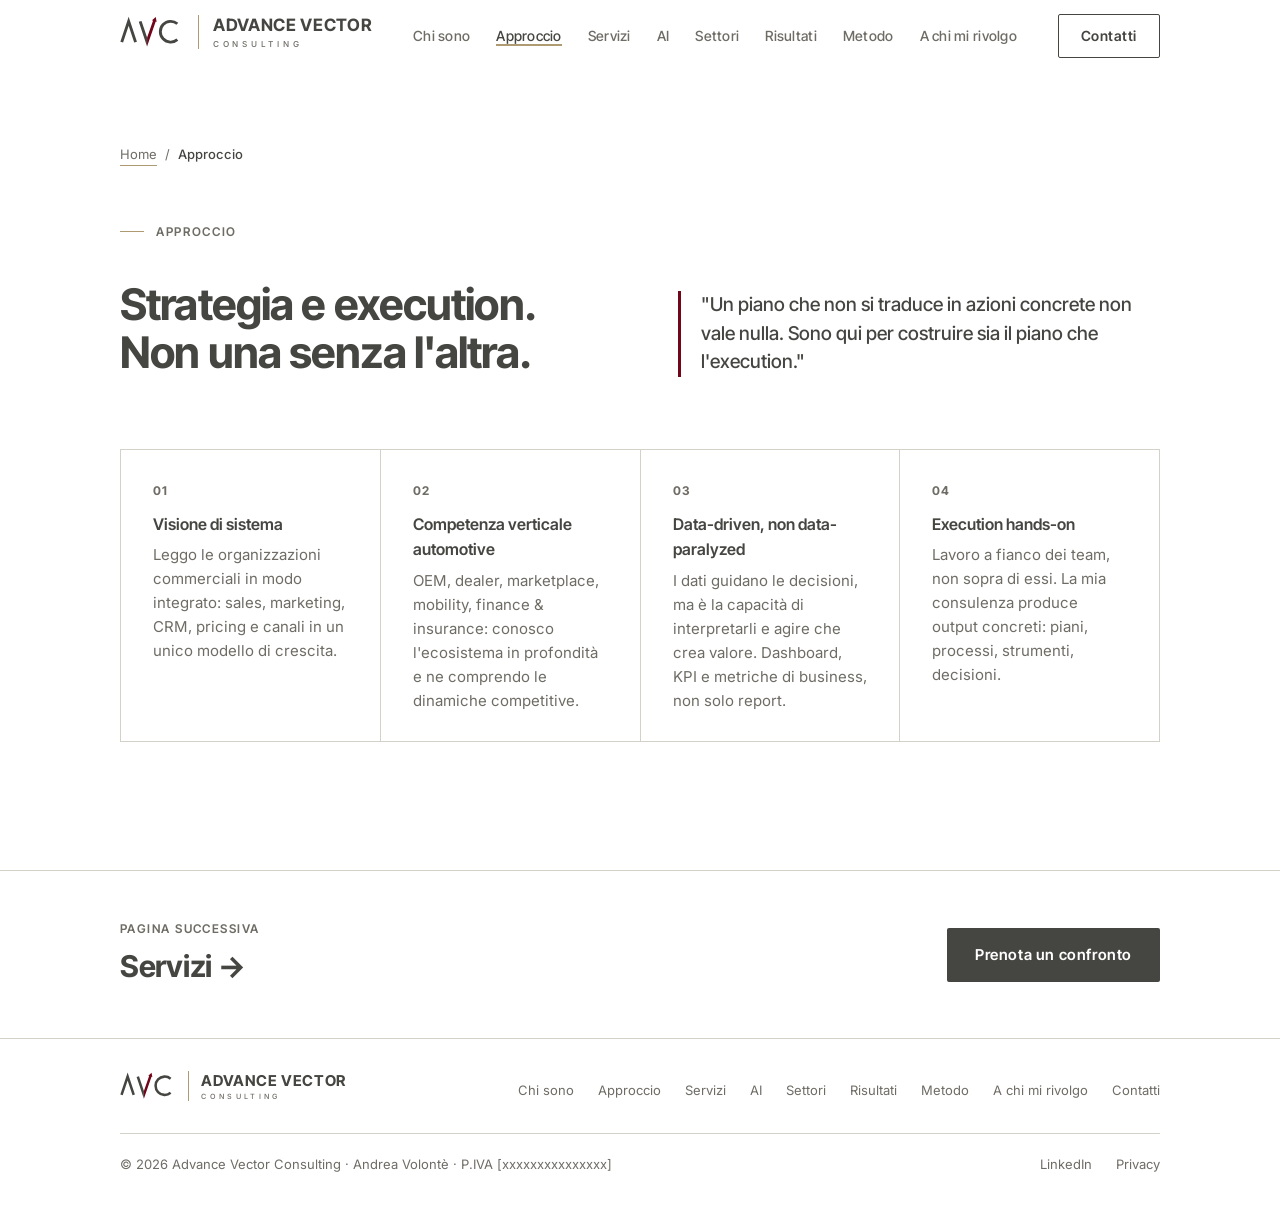
<file: approccio.html>
<!DOCTYPE html>
<html lang="it">
<head>
  <meta charset="UTF-8">
  <meta name="viewport" content="width=device-width, initial-scale=1.0">
  <title>Approccio | Advance Vector Consulting</title>
  <meta name="description" content="Strategia ed execution come un unico lavoro: visione di sistema, competenza automotive, decisioni guidate dai dati e affiancamento operativo.">
  <meta name="theme-color" content="#F2F1EF">
  <link rel="canonical" href="https://www.advancevector.it/approccio.html">

  <meta property="og:type" content="website">
  <meta property="og:locale" content="it_IT">
  <meta property="og:site_name" content="Advance Vector Consulting">
  <meta property="og:url" content="https://www.advancevector.it/approccio.html">
  <meta property="og:title" content="Approccio | Advance Vector Consulting">
  <meta property="og:description" content="Strategia ed execution come un unico lavoro: visione di sistema, competenza automotive, decisioni guidate dai dati e affiancamento operativo.">
  <meta property="og:image" content="https://www.advancevector.it/assets/img/og-image.jpg">
  <meta property="og:image:width" content="1200">
  <meta property="og:image:height" content="630">
  <meta property="og:image:alt" content="Logo Advance Vector Consulting — Growth, Strategy, Execution">
  <meta name="twitter:card" content="summary_large_image">
  <link rel="icon" type="image/svg+xml" href="assets/img/favicon.svg">
  <link rel="icon" type="image/png" sizes="32x32" href="assets/img/favicon-32.png">
  <link rel="apple-touch-icon" href="assets/img/apple-touch-icon.png">

  <link rel="preconnect" href="https://fonts.googleapis.com">
  <link rel="preconnect" href="https://fonts.gstatic.com" crossorigin>
  <link href="https://fonts.googleapis.com/css2?family=Inter+Tight:wght@500;600;700&family=Inter:wght@400;500;600&display=swap" rel="stylesheet">
  <link rel="stylesheet" href="css/style.css">

  <script>document.documentElement.classList.add('js');</script>
  <script src="js/main.js" defer></script>
</head>
<body>

  <a class="skip-link" href="#main">Vai al contenuto</a>

  <header class="nav" id="nav">
    <div class="container">
      <div class="nav__inner">
        <a href="index.html" aria-label="Advance Vector Consulting — Home">
          <span class="brand brand--nav" aria-hidden="true"><svg class="brand__mark" viewBox="0 -8 222 118" focusable="false"><path d="M6 86 L30 14 L54 86" fill="none" stroke="#454541" stroke-width="10"/><path d="M65.26 15.58 L74.74 12.42 L94.09 70.47 L93.91 101.53 Z" fill="#454541"/><path d="M94.09 70.47 L93.91 101.53 L123.95 14.89 L127.25 16.03 L124.13 -0.92 L111.19 10.46 L114.50 11.61 Z" fill="#710519"/><path d="M199.1 22.4 A36 36 0 1 0 199.1 77.6" fill="none" stroke="#454541" stroke-width="10"/></svg><span class="brand__rule"></span><span class="brand__type"><span class="brand__name">ADVANCE VECTOR</span><span class="brand__desc">CONSULTING</span></span></span>
        </a>
        <nav aria-label="Navigazione principale">
          <ul class="nav__links">
            <li><a href="chi-sono.html">Chi sono</a></li>
            <li><a href="approccio.html" aria-current="page">Approccio</a></li>
            <li><a href="servizi.html">Servizi</a></li>
            <li><a href="ai.html">AI</a></li>
            <li><a href="settori.html">Settori</a></li>
            <li><a href="risultati.html">Risultati</a></li>
            <li><a href="metodo.html">Metodo</a></li>
            <li><a href="a-chi-mi-rivolgo.html">A chi mi rivolgo</a></li>
          </ul>
        </nav>
        <a href="contatti.html" class="nav__cta desktop">Contatti</a>
        <button class="nav__burger" id="burgerBtn" aria-label="Apri menu" aria-expanded="false" aria-controls="mobileMenu">
          <span></span><span></span><span></span>
        </button>
      </div>
    </div>
    <nav class="nav__mobile" id="mobileMenu" aria-label="Menu mobile">
      <a href="chi-sono.html">Chi sono</a>
      <a href="approccio.html" aria-current="page">Approccio</a>
      <a href="servizi.html">Servizi</a>
      <a href="ai.html">AI</a>
      <a href="settori.html">Settori</a>
      <a href="risultati.html">Risultati</a>
      <a href="metodo.html">Metodo</a>
      <a href="a-chi-mi-rivolgo.html">A chi mi rivolgo</a>
      <a href="contatti.html">Contatti</a>
    </nav>
  </header>

  <main id="main">

  <section class="page-first about section-pad" id="approach" aria-labelledby="approachHeading">
    <div class="container">
      <nav class="breadcrumb" aria-label="Percorso">
        <a href="index.html">Home</a><span aria-hidden="true">/</span><span aria-current="page">Approccio</span>
      </nav>
      <div class="about__inner">
        <div>
          <p class="label about__eyebrow">Approccio</p>
          <h1 class="section-heading about__heading reveal" id="approachHeading">
            Strategia e execution.<br>Non una senza l'altra.
          </h1>
        </div>
        <blockquote class="about__quote reveal reveal-delay-1">
          <p>
            "Un piano che non si traduce in azioni concrete non vale nulla.
            Sono qui per costruire sia il piano che l'execution."
          </p>
        </blockquote>
      </div>
        <div class="about__pillars reveal">
          <div class="about__pillar">
            <span class="about__pillar-num">01</span>
            <div>
              <p class="about__pillar-title">Visione di sistema</p>
              <p class="about__pillar-desc">Leggo le organizzazioni commerciali in modo integrato: sales, marketing, CRM, pricing e canali in un unico modello di crescita.</p>
            </div>
          </div>
          <div class="about__pillar">
            <span class="about__pillar-num">02</span>
            <div>
              <p class="about__pillar-title">Competenza verticale automotive</p>
              <p class="about__pillar-desc">OEM, dealer, marketplace, mobility, finance &amp; insurance: conosco l'ecosistema in profondità e ne comprendo le dinamiche competitive.</p>
            </div>
          </div>
          <div class="about__pillar">
            <span class="about__pillar-num">03</span>
            <div>
              <p class="about__pillar-title">Data-driven, non data-paralyzed</p>
              <p class="about__pillar-desc">I dati guidano le decisioni, ma è la capacità di interpretarli e agire che crea valore. Dashboard, KPI e metriche di business, non solo report.</p>
            </div>
          </div>
          <div class="about__pillar">
            <span class="about__pillar-num">04</span>
            <div>
              <p class="about__pillar-title">Execution hands-on</p>
              <p class="about__pillar-desc">Lavoro a fianco dei team, non sopra di essi. La mia consulenza produce output concreti: piani, processi, strumenti, decisioni.</p>
            </div>
          </div>
        </div>
    </div>
  </section>

  <section class="page-next" aria-label="Continua la lettura">
    <div class="container page-next__inner">
      <a class="page-next__link" href="servizi.html">
        <span class="page-next__kicker">Pagina successiva</span>
        <span class="page-next__title">Servizi <span aria-hidden="true">→</span></span>
      </a>
      <a href="contatti.html" class="btn-primary">Prenota un confronto</a>
    </div>
  </section>

  </main>

  <footer class="footer">
    <div class="container">
      <div class="footer__inner">
        <a href="index.html" aria-label="Advance Vector Consulting — Home">
          <span class="brand brand--footer" aria-hidden="true"><svg class="brand__mark" viewBox="0 -8 222 118" focusable="false"><path d="M6 86 L30 14 L54 86" fill="none" stroke="#454541" stroke-width="10"/><path d="M65.26 15.58 L74.74 12.42 L94.09 70.47 L93.91 101.53 Z" fill="#454541"/><path d="M94.09 70.47 L93.91 101.53 L123.95 14.89 L127.25 16.03 L124.13 -0.92 L111.19 10.46 L114.50 11.61 Z" fill="#710519"/><path d="M199.1 22.4 A36 36 0 1 0 199.1 77.6" fill="none" stroke="#454541" stroke-width="10"/></svg><span class="brand__rule"></span><span class="brand__type"><span class="brand__name">ADVANCE VECTOR</span><span class="brand__desc">CONSULTING</span></span></span>
        </a>
        <nav class="footer__links" aria-label="Pagine del sito">
          <a href="chi-sono.html">Chi sono</a>
          <a href="approccio.html">Approccio</a>
          <a href="servizi.html">Servizi</a>
          <a href="ai.html">AI</a>
          <a href="settori.html">Settori</a>
          <a href="risultati.html">Risultati</a>
          <a href="metodo.html">Metodo</a>
          <a href="a-chi-mi-rivolgo.html">A chi mi rivolgo</a>
          <a href="contatti.html">Contatti</a>
        </nav>
      </div>
      <div class="footer__bottom">
        <p class="footer__copy">© 2026 Advance Vector Consulting · Andrea Volontè · P.IVA [xxxxxxxxxxxxxxx]</p>
        <nav class="footer__links" aria-label="Link legali e social">
          <a href="https://www.linkedin.com/in/andreavolonte" target="_blank" rel="noopener">LinkedIn</a>
          <a href="privacy.html">Privacy</a>
        </nav>
      </div>
    </div>
  </footer>

</body>
</html>
</file>
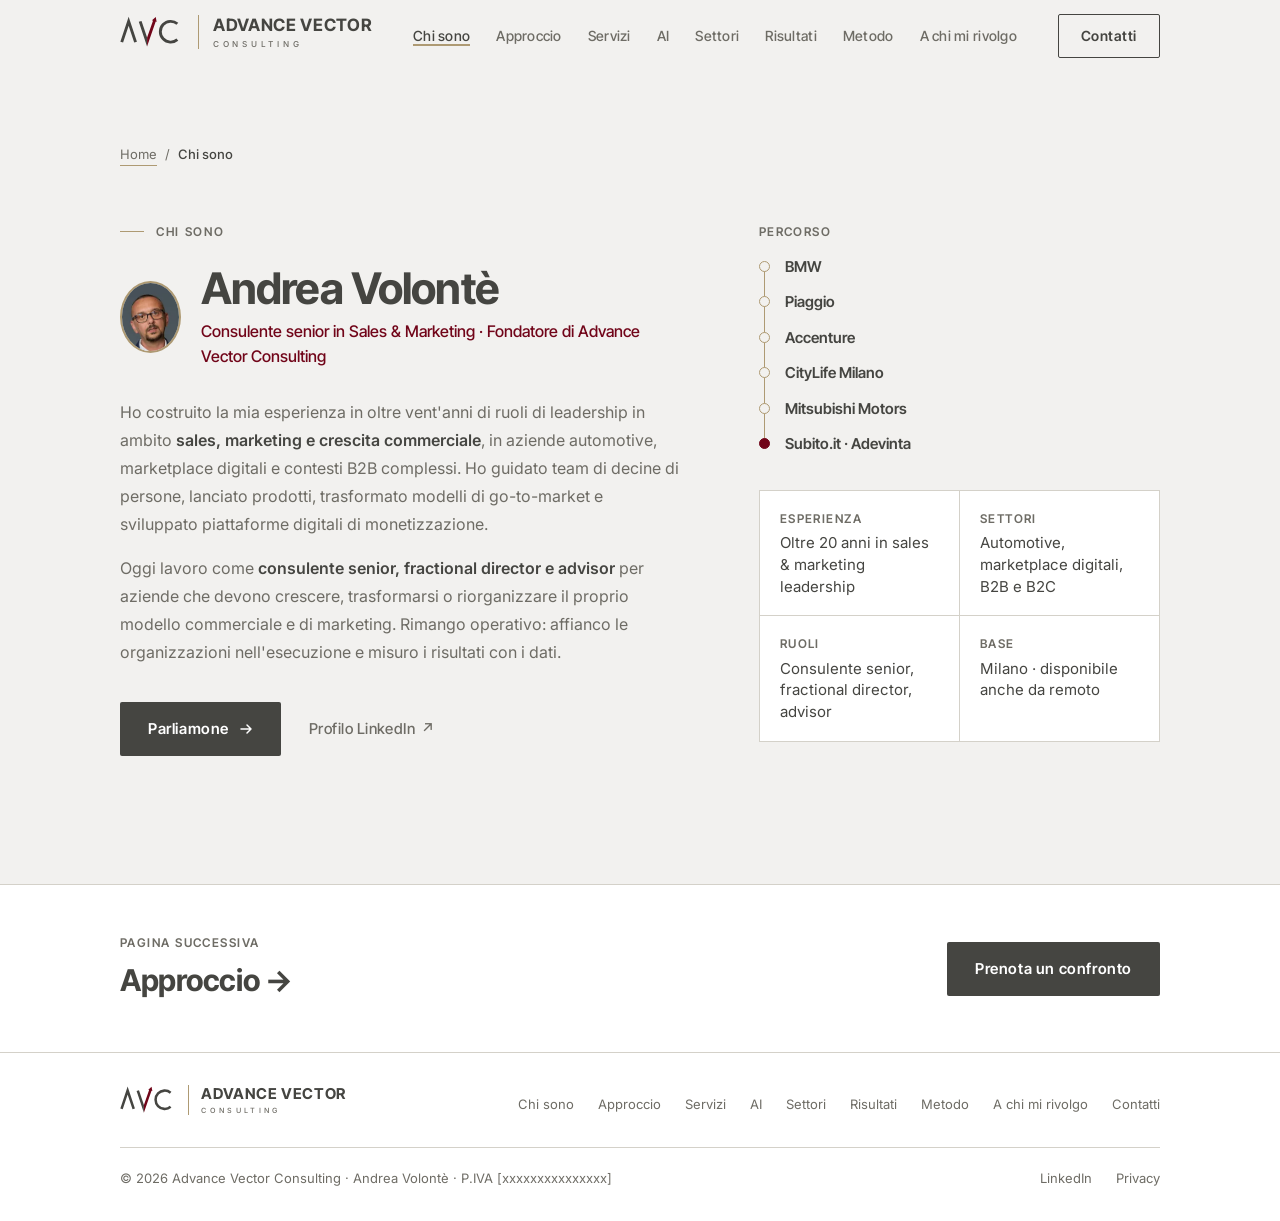
<file: chi-sono.html>
<!DOCTYPE html>
<html lang="it">
<head>
  <meta charset="UTF-8">
  <meta name="viewport" content="width=device-width, initial-scale=1.0">
  <title>Chi sono · Andrea Volontè | Advance Vector Consulting</title>
  <meta name="description" content="Andrea Volontè: oltre vent'anni di sales e marketing tra BMW, Piaggio, Accenture, CityLife, Mitsubishi Motors e Subito.it / Adevinta.">
  <meta name="theme-color" content="#F2F1EF">
  <link rel="canonical" href="https://www.advancevector.it/chi-sono.html">

  <meta property="og:type" content="website">
  <meta property="og:locale" content="it_IT">
  <meta property="og:site_name" content="Advance Vector Consulting">
  <meta property="og:url" content="https://www.advancevector.it/chi-sono.html">
  <meta property="og:title" content="Chi sono · Andrea Volontè | Advance Vector Consulting">
  <meta property="og:description" content="Andrea Volontè: oltre vent'anni di sales e marketing tra BMW, Piaggio, Accenture, CityLife, Mitsubishi Motors e Subito.it / Adevinta.">
  <meta property="og:image" content="https://www.advancevector.it/assets/img/og-image.jpg">
  <meta property="og:image:width" content="1200">
  <meta property="og:image:height" content="630">
  <meta property="og:image:alt" content="Logo Advance Vector Consulting — Growth, Strategy, Execution">
  <meta name="twitter:card" content="summary_large_image">
  <link rel="icon" type="image/svg+xml" href="assets/img/favicon.svg">
  <link rel="icon" type="image/png" sizes="32x32" href="assets/img/favicon-32.png">
  <link rel="apple-touch-icon" href="assets/img/apple-touch-icon.png">

  <link rel="preconnect" href="https://fonts.googleapis.com">
  <link rel="preconnect" href="https://fonts.gstatic.com" crossorigin>
  <link href="https://fonts.googleapis.com/css2?family=Inter+Tight:wght@500;600;700&family=Inter:wght@400;500;600&display=swap" rel="stylesheet">
  <link rel="stylesheet" href="css/style.css">

  <script>document.documentElement.classList.add('js');</script>
  <script src="js/main.js" defer></script>
</head>
<body>

  <a class="skip-link" href="#main">Vai al contenuto</a>

  <header class="nav" id="nav">
    <div class="container">
      <div class="nav__inner">
        <a href="index.html" aria-label="Advance Vector Consulting — Home">
          <span class="brand brand--nav" aria-hidden="true"><svg class="brand__mark" viewBox="0 -8 222 118" focusable="false"><path d="M6 86 L30 14 L54 86" fill="none" stroke="#454541" stroke-width="10"/><path d="M65.26 15.58 L74.74 12.42 L94.09 70.47 L93.91 101.53 Z" fill="#454541"/><path d="M94.09 70.47 L93.91 101.53 L123.95 14.89 L127.25 16.03 L124.13 -0.92 L111.19 10.46 L114.50 11.61 Z" fill="#710519"/><path d="M199.1 22.4 A36 36 0 1 0 199.1 77.6" fill="none" stroke="#454541" stroke-width="10"/></svg><span class="brand__rule"></span><span class="brand__type"><span class="brand__name">ADVANCE VECTOR</span><span class="brand__desc">CONSULTING</span></span></span>
        </a>
        <nav aria-label="Navigazione principale">
          <ul class="nav__links">
            <li><a href="chi-sono.html" aria-current="page">Chi sono</a></li>
            <li><a href="approccio.html">Approccio</a></li>
            <li><a href="servizi.html">Servizi</a></li>
            <li><a href="ai.html">AI</a></li>
            <li><a href="settori.html">Settori</a></li>
            <li><a href="risultati.html">Risultati</a></li>
            <li><a href="metodo.html">Metodo</a></li>
            <li><a href="a-chi-mi-rivolgo.html">A chi mi rivolgo</a></li>
          </ul>
        </nav>
        <a href="contatti.html" class="nav__cta desktop">Contatti</a>
        <button class="nav__burger" id="burgerBtn" aria-label="Apri menu" aria-expanded="false" aria-controls="mobileMenu">
          <span></span><span></span><span></span>
        </button>
      </div>
    </div>
    <nav class="nav__mobile" id="mobileMenu" aria-label="Menu mobile">
      <a href="chi-sono.html" aria-current="page">Chi sono</a>
      <a href="approccio.html">Approccio</a>
      <a href="servizi.html">Servizi</a>
      <a href="ai.html">AI</a>
      <a href="settori.html">Settori</a>
      <a href="risultati.html">Risultati</a>
      <a href="metodo.html">Metodo</a>
      <a href="a-chi-mi-rivolgo.html">A chi mi rivolgo</a>
      <a href="contatti.html">Contatti</a>
    </nav>
  </header>

  <main id="main">

  <section class="page-first bio section-pad" id="about" aria-labelledby="aboutHeading">
    <div class="container">
      <nav class="breadcrumb" aria-label="Percorso">
        <a href="index.html">Home</a><span aria-hidden="true">/</span><span aria-current="page">Chi sono</span>
      </nav>
      <div class="bio__inner">
        <div class="bio__content">
          <p class="label">Chi sono</p>
          <div class="bio__head reveal">
            <picture>
              <source srcset="assets/img/andrea-avatar.webp" type="image/webp">
              <img class="bio__avatar" src="assets/img/andrea-avatar.jpg" width="160" height="160" loading="lazy"
                   alt="Andrea Volontè, fondatore di Advance Vector Consulting">
            </picture>
            <div>
              <h1 class="section-heading bio__name" id="aboutHeading">Andrea Volontè</h1>
              <p class="bio__role">Consulente senior in Sales &amp; Marketing · Fondatore di Advance Vector Consulting</p>
            </div>
          </div>
          <div class="bio__body reveal reveal-delay-1">
            <p>
              Ho costruito la mia esperienza in oltre vent'anni di ruoli di leadership in ambito
              <strong>sales, marketing e crescita commerciale</strong>, in aziende automotive, marketplace
              digitali e contesti B2B complessi. Ho guidato team di decine di persone, lanciato
              prodotti, trasformato modelli di go-to-market e sviluppato piattaforme digitali
              di monetizzazione.
            </p>
            <p>
              Oggi lavoro come <strong>consulente senior, fractional director e advisor</strong> per aziende
              che devono crescere, trasformarsi o riorganizzare il proprio modello commerciale
              e di marketing. Rimango operativo: affianco le organizzazioni nell'esecuzione e
              misuro i risultati con i dati.
            </p>
          </div>
          <div class="bio__actions reveal reveal-delay-2">
            <a href="contatti.html" class="btn-primary">
              Parliamone
              <svg width="14" height="14" fill="none" viewBox="0 0 14 14" aria-hidden="true">
                <path d="M2 7h10M8 3l4 4-4 4" stroke="currentColor" stroke-width="1.5" stroke-linecap="round" stroke-linejoin="round"/>
              </svg>
            </a>
            <a href="https://www.linkedin.com/in/andreavolonte" class="btn-secondary bio__linkedin" target="_blank" rel="noopener">Profilo LinkedIn</a>
          </div>
        </div>
        <div class="bio__side">
          <div class="bio__path reveal reveal-delay-1">
            <h3 class="bio__path-title">Percorso</h3>
            <ol class="timeline">
              <li>
                <p class="timeline__org">BMW</p>
              </li>
              <li>
                <p class="timeline__org">Piaggio</p>
              </li>
              <li>
                <p class="timeline__org">Accenture</p>
              </li>
              <li>
                <p class="timeline__org">CityLife Milano</p>
              </li>
              <li>
                <p class="timeline__org">Mitsubishi Motors</p>
              </li>
              <li class="timeline__current">
                <p class="timeline__org">Subito.it · Adevinta</p>
              </li>
            </ol>
          </div>
          <dl class="bio__facts reveal reveal-delay-2">
            <div>
              <dt>Esperienza</dt>
              <dd>Oltre 20 anni in sales &amp; marketing leadership</dd>
            </div>
            <div>
              <dt>Settori</dt>
              <dd>Automotive, marketplace digitali, B2B e B2C</dd>
            </div>
            <div>
              <dt>Ruoli</dt>
              <dd>Consulente senior, fractional director, advisor</dd>
            </div>
            <div>
              <dt>Base</dt>
              <dd>Milano · disponibile anche da remoto</dd>
            </div>
          </dl>
        </div>
      </div>
    </div>
  </section>

  <section class="page-next" aria-label="Continua la lettura">
    <div class="container page-next__inner">
      <a class="page-next__link" href="approccio.html">
        <span class="page-next__kicker">Pagina successiva</span>
        <span class="page-next__title">Approccio <span aria-hidden="true">→</span></span>
      </a>
      <a href="contatti.html" class="btn-primary">Prenota un confronto</a>
    </div>
  </section>

  </main>

  <footer class="footer">
    <div class="container">
      <div class="footer__inner">
        <a href="index.html" aria-label="Advance Vector Consulting — Home">
          <span class="brand brand--footer" aria-hidden="true"><svg class="brand__mark" viewBox="0 -8 222 118" focusable="false"><path d="M6 86 L30 14 L54 86" fill="none" stroke="#454541" stroke-width="10"/><path d="M65.26 15.58 L74.74 12.42 L94.09 70.47 L93.91 101.53 Z" fill="#454541"/><path d="M94.09 70.47 L93.91 101.53 L123.95 14.89 L127.25 16.03 L124.13 -0.92 L111.19 10.46 L114.50 11.61 Z" fill="#710519"/><path d="M199.1 22.4 A36 36 0 1 0 199.1 77.6" fill="none" stroke="#454541" stroke-width="10"/></svg><span class="brand__rule"></span><span class="brand__type"><span class="brand__name">ADVANCE VECTOR</span><span class="brand__desc">CONSULTING</span></span></span>
        </a>
        <nav class="footer__links" aria-label="Pagine del sito">
          <a href="chi-sono.html">Chi sono</a>
          <a href="approccio.html">Approccio</a>
          <a href="servizi.html">Servizi</a>
          <a href="ai.html">AI</a>
          <a href="settori.html">Settori</a>
          <a href="risultati.html">Risultati</a>
          <a href="metodo.html">Metodo</a>
          <a href="a-chi-mi-rivolgo.html">A chi mi rivolgo</a>
          <a href="contatti.html">Contatti</a>
        </nav>
      </div>
      <div class="footer__bottom">
        <p class="footer__copy">© 2026 Advance Vector Consulting · Andrea Volontè · P.IVA [xxxxxxxxxxxxxxx]</p>
        <nav class="footer__links" aria-label="Link legali e social">
          <a href="https://www.linkedin.com/in/andreavolonte" target="_blank" rel="noopener">LinkedIn</a>
          <a href="privacy.html">Privacy</a>
        </nav>
      </div>
    </div>
  </footer>

</body>
</html>
</file>
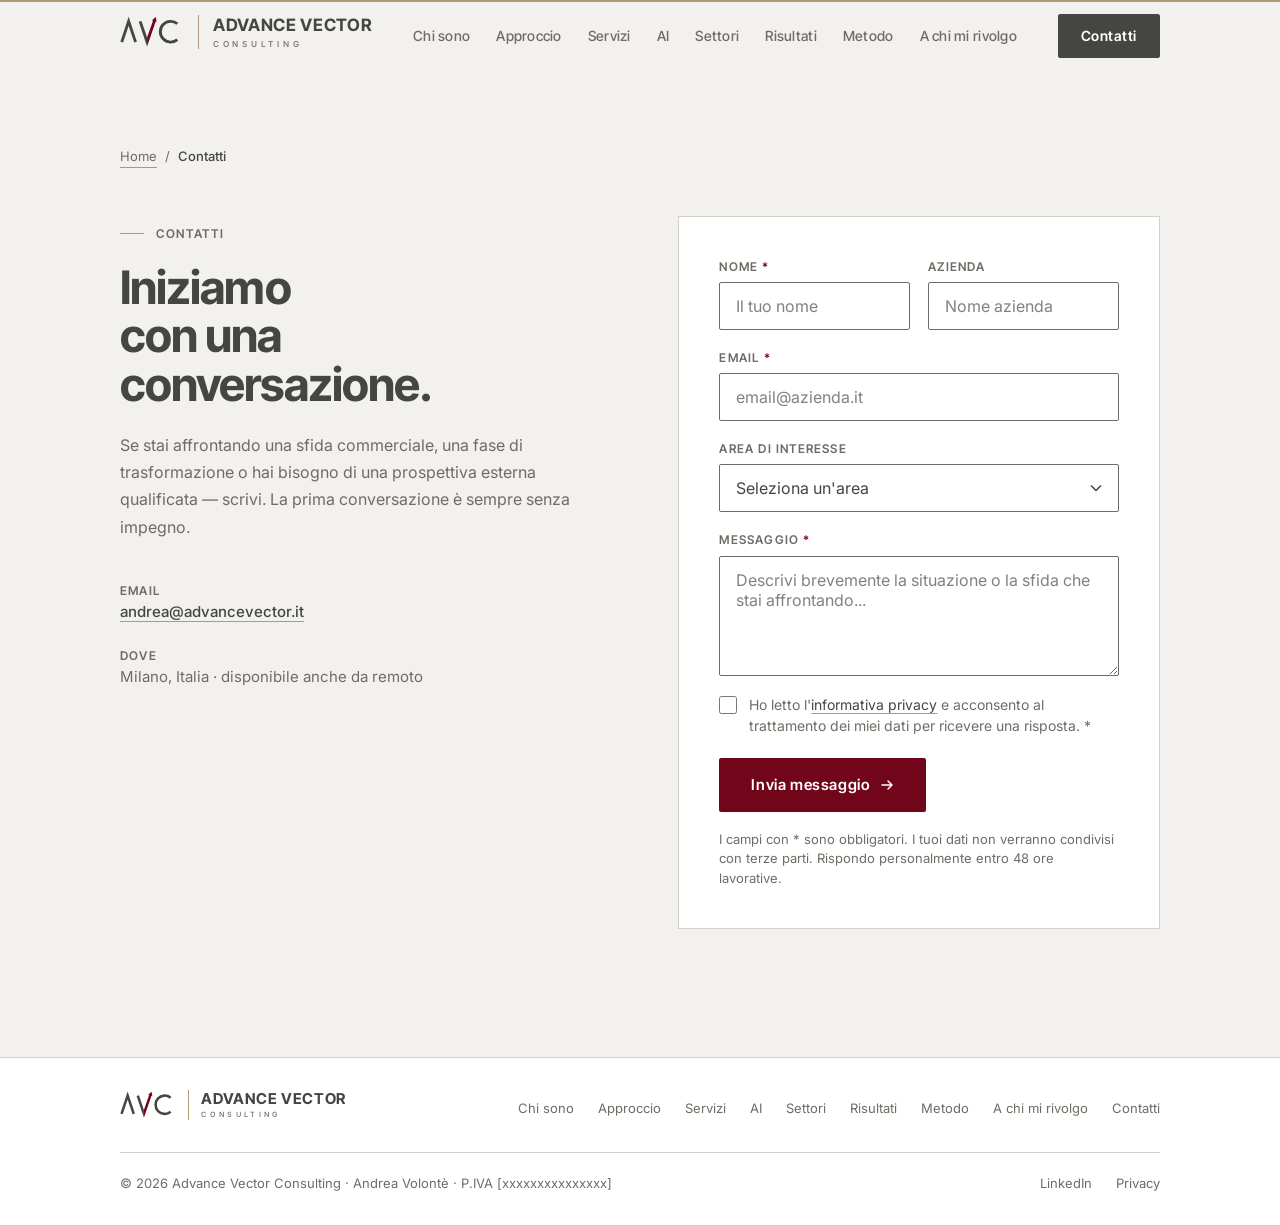
<file: contatti.html>
<!DOCTYPE html>
<html lang="it">
<head>
  <meta charset="UTF-8">
  <meta name="viewport" content="width=device-width, initial-scale=1.0">
  <title>Contatti | Advance Vector Consulting</title>
  <meta name="description" content="Scrivi ad Advance Vector Consulting per un primo confronto senza impegno. Milano e da remoto.">
  <meta name="theme-color" content="#F2F1EF">
  <link rel="canonical" href="https://www.advancevector.it/contatti.html">

  <meta property="og:type" content="website">
  <meta property="og:locale" content="it_IT">
  <meta property="og:site_name" content="Advance Vector Consulting">
  <meta property="og:url" content="https://www.advancevector.it/contatti.html">
  <meta property="og:title" content="Contatti | Advance Vector Consulting">
  <meta property="og:description" content="Scrivi ad Advance Vector Consulting per un primo confronto senza impegno. Milano e da remoto.">
  <meta property="og:image" content="https://www.advancevector.it/assets/img/og-image.jpg">
  <meta property="og:image:width" content="1200">
  <meta property="og:image:height" content="630">
  <meta property="og:image:alt" content="Logo Advance Vector Consulting — Growth, Strategy, Execution">
  <meta name="twitter:card" content="summary_large_image">
  <link rel="icon" type="image/svg+xml" href="assets/img/favicon.svg">
  <link rel="icon" type="image/png" sizes="32x32" href="assets/img/favicon-32.png">
  <link rel="apple-touch-icon" href="assets/img/apple-touch-icon.png">

  <link rel="preconnect" href="https://fonts.googleapis.com">
  <link rel="preconnect" href="https://fonts.gstatic.com" crossorigin>
  <link href="https://fonts.googleapis.com/css2?family=Inter+Tight:wght@500;600;700&family=Inter:wght@400;500;600&display=swap" rel="stylesheet">
  <link rel="stylesheet" href="css/style.css">

  <script>document.documentElement.classList.add('js');</script>
  <script src="js/main.js" defer></script>
</head>
<body>

  <a class="skip-link" href="#main">Vai al contenuto</a>

  <header class="nav" id="nav">
    <div class="container">
      <div class="nav__inner">
        <a href="index.html" aria-label="Advance Vector Consulting — Home">
          <span class="brand brand--nav" aria-hidden="true"><svg class="brand__mark" viewBox="0 -8 222 118" focusable="false"><path d="M6 86 L30 14 L54 86" fill="none" stroke="#454541" stroke-width="10"/><path d="M65.26 15.58 L74.74 12.42 L94.09 70.47 L93.91 101.53 Z" fill="#454541"/><path d="M94.09 70.47 L93.91 101.53 L123.95 14.89 L127.25 16.03 L124.13 -0.92 L111.19 10.46 L114.50 11.61 Z" fill="#710519"/><path d="M199.1 22.4 A36 36 0 1 0 199.1 77.6" fill="none" stroke="#454541" stroke-width="10"/></svg><span class="brand__rule"></span><span class="brand__type"><span class="brand__name">ADVANCE VECTOR</span><span class="brand__desc">CONSULTING</span></span></span>
        </a>
        <nav aria-label="Navigazione principale">
          <ul class="nav__links">
            <li><a href="chi-sono.html">Chi sono</a></li>
            <li><a href="approccio.html">Approccio</a></li>
            <li><a href="servizi.html">Servizi</a></li>
            <li><a href="ai.html">AI</a></li>
            <li><a href="settori.html">Settori</a></li>
            <li><a href="risultati.html">Risultati</a></li>
            <li><a href="metodo.html">Metodo</a></li>
            <li><a href="a-chi-mi-rivolgo.html">A chi mi rivolgo</a></li>
          </ul>
        </nav>
        <a href="contatti.html" class="nav__cta desktop" aria-current="page">Contatti</a>
        <button class="nav__burger" id="burgerBtn" aria-label="Apri menu" aria-expanded="false" aria-controls="mobileMenu">
          <span></span><span></span><span></span>
        </button>
      </div>
    </div>
    <nav class="nav__mobile" id="mobileMenu" aria-label="Menu mobile">
      <a href="chi-sono.html">Chi sono</a>
      <a href="approccio.html">Approccio</a>
      <a href="servizi.html">Servizi</a>
      <a href="ai.html">AI</a>
      <a href="settori.html">Settori</a>
      <a href="risultati.html">Risultati</a>
      <a href="metodo.html">Metodo</a>
      <a href="a-chi-mi-rivolgo.html">A chi mi rivolgo</a>
      <a href="contatti.html" aria-current="page">Contatti</a>
    </nav>
  </header>

  <main id="main">

  <section class="page-first contact section-pad" id="contact" aria-labelledby="contactHeading">
    <div class="container">
      <nav class="breadcrumb" aria-label="Percorso">
        <a href="index.html">Home</a><span aria-hidden="true">/</span><span aria-current="page">Contatti</span>
      </nav>
      <div class="contact__inner">
        <div class="contact__left">
          <div class="contact__eyebrow">
            <p class="label">Contatti</p>
          </div>
          <h1 class="section-heading contact__heading reveal" id="contactHeading">
            Iniziamo<br>con una conversazione.
          </h1>
          <p class="contact__body reveal reveal-delay-1">
            Se stai affrontando una sfida commerciale, una fase di trasformazione o
            hai bisogno di una prospettiva esterna qualificata — scrivi. La prima
            conversazione è sempre senza impegno.
          </p>
          <dl class="contact__details reveal reveal-delay-2">
            <div>
              <dt>Email</dt>
              <dd><a href="mailto:andrea@advancevector.it">andrea@advancevector.it</a></dd>
            </div>
            <div>
              <dt>Dove</dt>
              <dd>Milano, Italia · disponibile anche da remoto</dd>
            </div>
          </dl>
        </div>
        <!-- Invio tramite Formspree (modulo mdearajn) -->
        <form class="contact__form reveal reveal-delay-1" id="contactForm"
              action="https://formspree.io/f/mdearajn" method="POST"
              data-fallback-email="andrea@advancevector.it"
              aria-label="Modulo di contatto">
          <input type="hidden" name="_subject" value="Nuovo contatto dal sito Advance Vector Consulting">
          <div class="form-row">
            <div class="form-field">
              <label for="fname">Nome <span class="req" aria-hidden="true">*</span></label>
              <input type="text" id="fname" name="nome" placeholder="Il tuo nome" required autocomplete="name">
            </div>
            <div class="form-field">
              <label for="company">Azienda</label>
              <input type="text" id="company" name="azienda" placeholder="Nome azienda" autocomplete="organization">
            </div>
          </div>
          <div class="form-field">
            <label for="email">Email <span class="req" aria-hidden="true">*</span></label>
            <input type="email" id="email" name="email" placeholder="email@azienda.it" required autocomplete="email">
          </div>
          <div class="form-field">
            <label for="topic">Area di interesse</label>
            <select id="topic" name="area">
              <option value="" selected>Seleziona un'area</option>
              <option>Growth · marketing e acquisizione clienti</option>
              <option>Strategy · strategia commerciale e go-to-market</option>
              <option>Execution · vendite, CRM e organizzazione</option>
              <option>Interim / fractional director</option>
              <option>Automotive advisory</option>
              <option>AI e automazione dei processi</option>
              <option>Altro</option>
            </select>
          </div>
          <div class="form-field">
            <label for="message">Messaggio <span class="req" aria-hidden="true">*</span></label>
            <textarea id="message" name="messaggio" required placeholder="Descrivi brevemente la situazione o la sfida che stai affrontando..."></textarea>
          </div>
          <div class="form-hp" aria-hidden="true">
            <label for="website">Non compilare questo campo</label>
            <input type="text" id="website" name="_gotcha" tabindex="-1" autocomplete="off">
          </div>
          <label class="form-consent">
            <input type="checkbox" name="consenso_privacy" value="sì" required>
            <span>Ho letto l'<a href="privacy.html" target="_blank" rel="noopener">informativa privacy</a> e acconsento al trattamento dei miei dati per ricevere una risposta. <span class="req" aria-hidden="true">*</span></span>
          </label>
          <button type="submit" class="form-submit">
            <span class="form-submit__label">Invia messaggio</span>
            <svg width="14" height="14" fill="none" viewBox="0 0 14 14" aria-hidden="true">
              <path d="M2 7h10M8 3l4 4-4 4" stroke="currentColor" stroke-width="1.5" stroke-linecap="round" stroke-linejoin="round"/>
            </svg>
          </button>
          <p class="form-status" id="formStatus" role="status" aria-live="polite"></p>
          <p class="form-note">I campi con * sono obbligatori. I tuoi dati non verranno condivisi con terze parti. Rispondo personalmente entro 48 ore lavorative.</p>
        </form>
      </div>
    </div>
  </section>

  </main>

  <footer class="footer">
    <div class="container">
      <div class="footer__inner">
        <a href="index.html" aria-label="Advance Vector Consulting — Home">
          <span class="brand brand--footer" aria-hidden="true"><svg class="brand__mark" viewBox="0 -8 222 118" focusable="false"><path d="M6 86 L30 14 L54 86" fill="none" stroke="#454541" stroke-width="10"/><path d="M65.26 15.58 L74.74 12.42 L94.09 70.47 L93.91 101.53 Z" fill="#454541"/><path d="M94.09 70.47 L93.91 101.53 L123.95 14.89 L127.25 16.03 L124.13 -0.92 L111.19 10.46 L114.50 11.61 Z" fill="#710519"/><path d="M199.1 22.4 A36 36 0 1 0 199.1 77.6" fill="none" stroke="#454541" stroke-width="10"/></svg><span class="brand__rule"></span><span class="brand__type"><span class="brand__name">ADVANCE VECTOR</span><span class="brand__desc">CONSULTING</span></span></span>
        </a>
        <nav class="footer__links" aria-label="Pagine del sito">
          <a href="chi-sono.html">Chi sono</a>
          <a href="approccio.html">Approccio</a>
          <a href="servizi.html">Servizi</a>
          <a href="ai.html">AI</a>
          <a href="settori.html">Settori</a>
          <a href="risultati.html">Risultati</a>
          <a href="metodo.html">Metodo</a>
          <a href="a-chi-mi-rivolgo.html">A chi mi rivolgo</a>
          <a href="contatti.html">Contatti</a>
        </nav>
      </div>
      <div class="footer__bottom">
        <p class="footer__copy">© 2026 Advance Vector Consulting · Andrea Volontè · P.IVA [xxxxxxxxxxxxxxx]</p>
        <nav class="footer__links" aria-label="Link legali e social">
          <a href="https://www.linkedin.com/in/andreavolonte" target="_blank" rel="noopener">LinkedIn</a>
          <a href="privacy.html">Privacy</a>
        </nav>
      </div>
    </div>
  </footer>

</body>
</html>
</file>
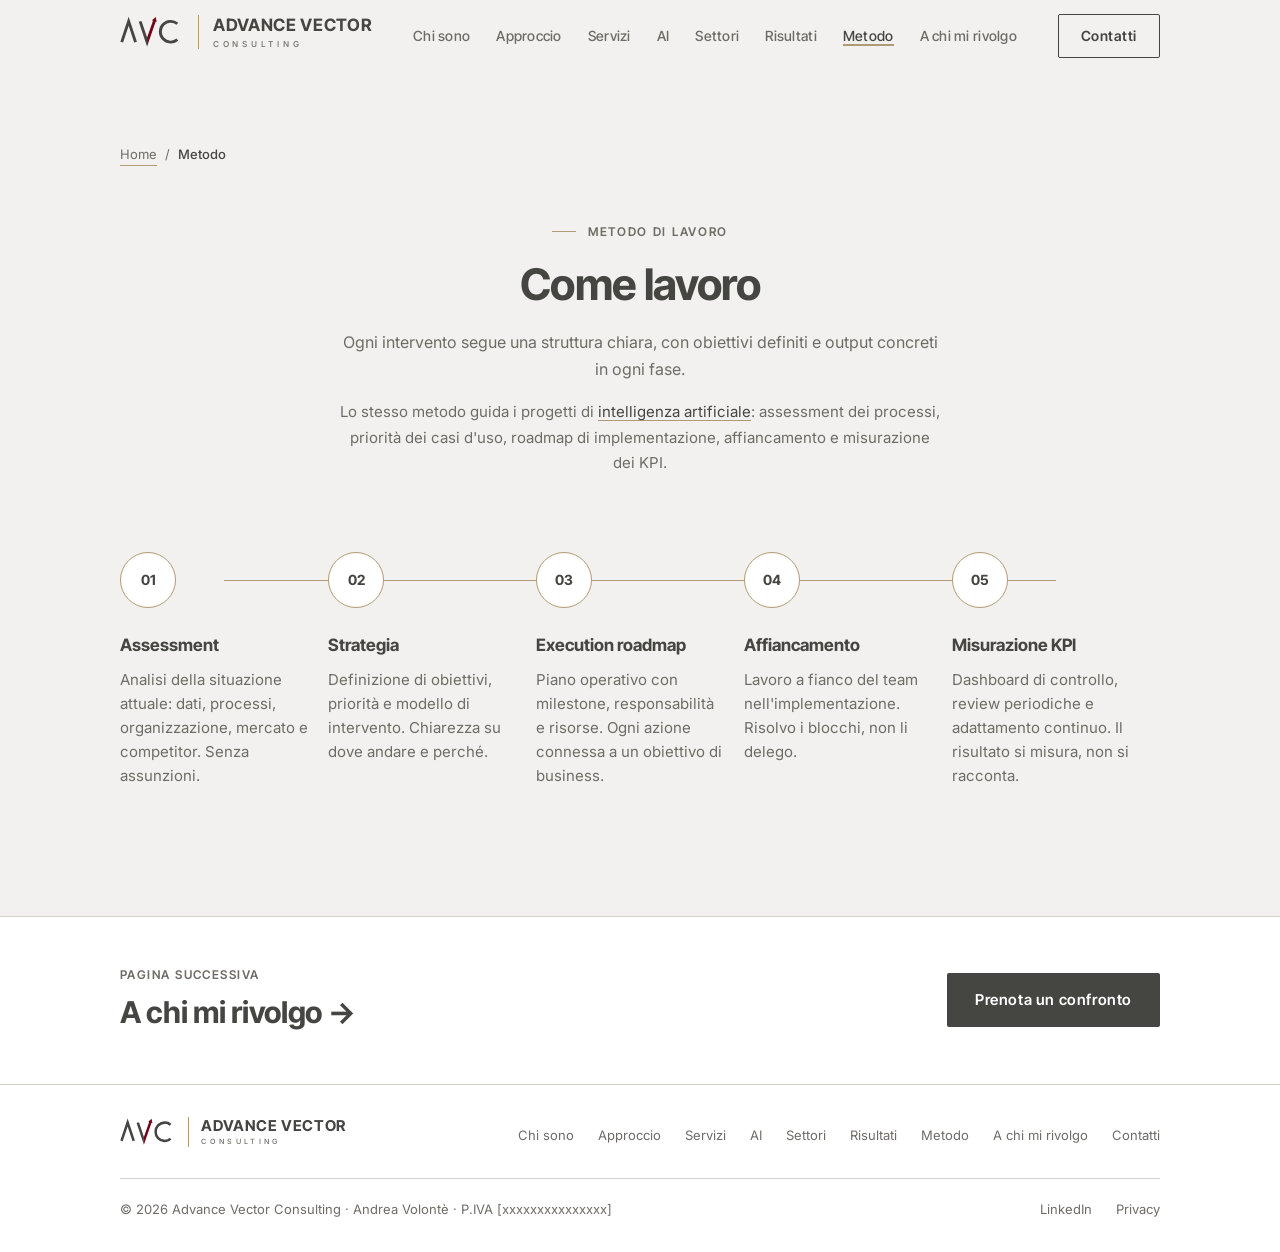
<file: metodo.html>
<!DOCTYPE html>
<html lang="it">
<head>
  <meta charset="UTF-8">
  <meta name="viewport" content="width=device-width, initial-scale=1.0">
  <title>Metodo di lavoro | Advance Vector Consulting</title>
  <meta name="description" content="Assessment, strategia, execution roadmap, affiancamento e misurazione dei KPI: cinque fasi con output concreti.">
  <meta name="theme-color" content="#F2F1EF">
  <link rel="canonical" href="https://www.advancevector.it/metodo.html">

  <meta property="og:type" content="website">
  <meta property="og:locale" content="it_IT">
  <meta property="og:site_name" content="Advance Vector Consulting">
  <meta property="og:url" content="https://www.advancevector.it/metodo.html">
  <meta property="og:title" content="Metodo di lavoro | Advance Vector Consulting">
  <meta property="og:description" content="Assessment, strategia, execution roadmap, affiancamento e misurazione dei KPI: cinque fasi con output concreti.">
  <meta property="og:image" content="https://www.advancevector.it/assets/img/og-image.jpg">
  <meta property="og:image:width" content="1200">
  <meta property="og:image:height" content="630">
  <meta property="og:image:alt" content="Logo Advance Vector Consulting — Growth, Strategy, Execution">
  <meta name="twitter:card" content="summary_large_image">
  <link rel="icon" type="image/svg+xml" href="assets/img/favicon.svg">
  <link rel="icon" type="image/png" sizes="32x32" href="assets/img/favicon-32.png">
  <link rel="apple-touch-icon" href="assets/img/apple-touch-icon.png">

  <link rel="preconnect" href="https://fonts.googleapis.com">
  <link rel="preconnect" href="https://fonts.gstatic.com" crossorigin>
  <link href="https://fonts.googleapis.com/css2?family=Inter+Tight:wght@500;600;700&family=Inter:wght@400;500;600&display=swap" rel="stylesheet">
  <link rel="stylesheet" href="css/style.css">

  <script>document.documentElement.classList.add('js');</script>
  <script src="js/main.js" defer></script>
</head>
<body>

  <a class="skip-link" href="#main">Vai al contenuto</a>

  <header class="nav" id="nav">
    <div class="container">
      <div class="nav__inner">
        <a href="index.html" aria-label="Advance Vector Consulting — Home">
          <span class="brand brand--nav" aria-hidden="true"><svg class="brand__mark" viewBox="0 -8 222 118" focusable="false"><path d="M6 86 L30 14 L54 86" fill="none" stroke="#454541" stroke-width="10"/><path d="M65.26 15.58 L74.74 12.42 L94.09 70.47 L93.91 101.53 Z" fill="#454541"/><path d="M94.09 70.47 L93.91 101.53 L123.95 14.89 L127.25 16.03 L124.13 -0.92 L111.19 10.46 L114.50 11.61 Z" fill="#710519"/><path d="M199.1 22.4 A36 36 0 1 0 199.1 77.6" fill="none" stroke="#454541" stroke-width="10"/></svg><span class="brand__rule"></span><span class="brand__type"><span class="brand__name">ADVANCE VECTOR</span><span class="brand__desc">CONSULTING</span></span></span>
        </a>
        <nav aria-label="Navigazione principale">
          <ul class="nav__links">
            <li><a href="chi-sono.html">Chi sono</a></li>
            <li><a href="approccio.html">Approccio</a></li>
            <li><a href="servizi.html">Servizi</a></li>
            <li><a href="ai.html">AI</a></li>
            <li><a href="settori.html">Settori</a></li>
            <li><a href="risultati.html">Risultati</a></li>
            <li><a href="metodo.html" aria-current="page">Metodo</a></li>
            <li><a href="a-chi-mi-rivolgo.html">A chi mi rivolgo</a></li>
          </ul>
        </nav>
        <a href="contatti.html" class="nav__cta desktop">Contatti</a>
        <button class="nav__burger" id="burgerBtn" aria-label="Apri menu" aria-expanded="false" aria-controls="mobileMenu">
          <span></span><span></span><span></span>
        </button>
      </div>
    </div>
    <nav class="nav__mobile" id="mobileMenu" aria-label="Menu mobile">
      <a href="chi-sono.html">Chi sono</a>
      <a href="approccio.html">Approccio</a>
      <a href="servizi.html">Servizi</a>
      <a href="ai.html">AI</a>
      <a href="settori.html">Settori</a>
      <a href="risultati.html">Risultati</a>
      <a href="metodo.html" aria-current="page">Metodo</a>
      <a href="a-chi-mi-rivolgo.html">A chi mi rivolgo</a>
      <a href="contatti.html">Contatti</a>
    </nav>
  </header>

  <main id="main">

  <section class="page-first method section-pad" id="method" aria-labelledby="methodHeading">
    <div class="container">
      <nav class="breadcrumb" aria-label="Percorso">
        <a href="index.html">Home</a><span aria-hidden="true">/</span><span aria-current="page">Metodo</span>
      </nav>
      <div class="method__header">
        <p class="label">Metodo di lavoro</p>
        <h1 class="section-heading method__heading reveal" id="methodHeading">Come lavoro</h1>
        <p class="method__sub reveal reveal-delay-1">
          Ogni intervento segue una struttura chiara, con obiettivi definiti e output concreti in ogni fase.
        </p>
        <p class="method__ai reveal reveal-delay-2">
          Lo stesso metodo guida i progetti di <a class="inline-link" href="ai.html">intelligenza artificiale</a>:
          assessment dei processi, priorità dei casi d'uso, roadmap di implementazione, affiancamento e misurazione dei KPI.
        </p>
      </div>
      <div class="method__steps" role="list">
        <div class="method__line" aria-hidden="true"></div>
        <div class="method-step reveal" role="listitem">
          <div class="method-step__dot" aria-hidden="true">
            <span class="method-step__n">01</span>
          </div>
          <div>
            <h3 class="method-step__title">Assessment</h3>
            <p class="method-step__desc">Analisi della situazione attuale: dati, processi, organizzazione, mercato e competitor. Senza assunzioni.</p>
          </div>
        </div>
        <div class="method-step reveal reveal-delay-1" role="listitem">
          <div class="method-step__dot" aria-hidden="true">
            <span class="method-step__n">02</span>
          </div>
          <div>
            <h3 class="method-step__title">Strategia</h3>
            <p class="method-step__desc">Definizione di obiettivi, priorità e modello di intervento. Chiarezza su dove andare e perché.</p>
          </div>
        </div>
        <div class="method-step reveal reveal-delay-2" role="listitem">
          <div class="method-step__dot" aria-hidden="true">
            <span class="method-step__n">03</span>
          </div>
          <div>
            <h3 class="method-step__title">Execution roadmap</h3>
            <p class="method-step__desc">Piano operativo con milestone, responsabilità e risorse. Ogni azione connessa a un obiettivo di business.</p>
          </div>
        </div>
        <div class="method-step reveal reveal-delay-3" role="listitem">
          <div class="method-step__dot" aria-hidden="true">
            <span class="method-step__n">04</span>
          </div>
          <div>
            <h3 class="method-step__title">Affiancamento</h3>
            <p class="method-step__desc">Lavoro a fianco del team nell'implementazione. Risolvo i blocchi, non li delego.</p>
          </div>
        </div>
        <div class="method-step reveal reveal-delay-4" role="listitem">
          <div class="method-step__dot" aria-hidden="true">
            <span class="method-step__n">05</span>
          </div>
          <div>
            <h3 class="method-step__title">Misurazione KPI</h3>
            <p class="method-step__desc">Dashboard di controllo, review periodiche e adattamento continuo. Il risultato si misura, non si racconta.</p>
          </div>
        </div>
      </div>
    </div>
  </section>

  <section class="page-next" aria-label="Continua la lettura">
    <div class="container page-next__inner">
      <a class="page-next__link" href="a-chi-mi-rivolgo.html">
        <span class="page-next__kicker">Pagina successiva</span>
        <span class="page-next__title">A chi mi rivolgo <span aria-hidden="true">→</span></span>
      </a>
      <a href="contatti.html" class="btn-primary">Prenota un confronto</a>
    </div>
  </section>

  </main>

  <footer class="footer">
    <div class="container">
      <div class="footer__inner">
        <a href="index.html" aria-label="Advance Vector Consulting — Home">
          <span class="brand brand--footer" aria-hidden="true"><svg class="brand__mark" viewBox="0 -8 222 118" focusable="false"><path d="M6 86 L30 14 L54 86" fill="none" stroke="#454541" stroke-width="10"/><path d="M65.26 15.58 L74.74 12.42 L94.09 70.47 L93.91 101.53 Z" fill="#454541"/><path d="M94.09 70.47 L93.91 101.53 L123.95 14.89 L127.25 16.03 L124.13 -0.92 L111.19 10.46 L114.50 11.61 Z" fill="#710519"/><path d="M199.1 22.4 A36 36 0 1 0 199.1 77.6" fill="none" stroke="#454541" stroke-width="10"/></svg><span class="brand__rule"></span><span class="brand__type"><span class="brand__name">ADVANCE VECTOR</span><span class="brand__desc">CONSULTING</span></span></span>
        </a>
        <nav class="footer__links" aria-label="Pagine del sito">
          <a href="chi-sono.html">Chi sono</a>
          <a href="approccio.html">Approccio</a>
          <a href="servizi.html">Servizi</a>
          <a href="ai.html">AI</a>
          <a href="settori.html">Settori</a>
          <a href="risultati.html">Risultati</a>
          <a href="metodo.html">Metodo</a>
          <a href="a-chi-mi-rivolgo.html">A chi mi rivolgo</a>
          <a href="contatti.html">Contatti</a>
        </nav>
      </div>
      <div class="footer__bottom">
        <p class="footer__copy">© 2026 Advance Vector Consulting · Andrea Volontè · P.IVA [xxxxxxxxxxxxxxx]</p>
        <nav class="footer__links" aria-label="Link legali e social">
          <a href="https://www.linkedin.com/in/andreavolonte" target="_blank" rel="noopener">LinkedIn</a>
          <a href="privacy.html">Privacy</a>
        </nav>
      </div>
    </div>
  </footer>

</body>
</html>
</file>
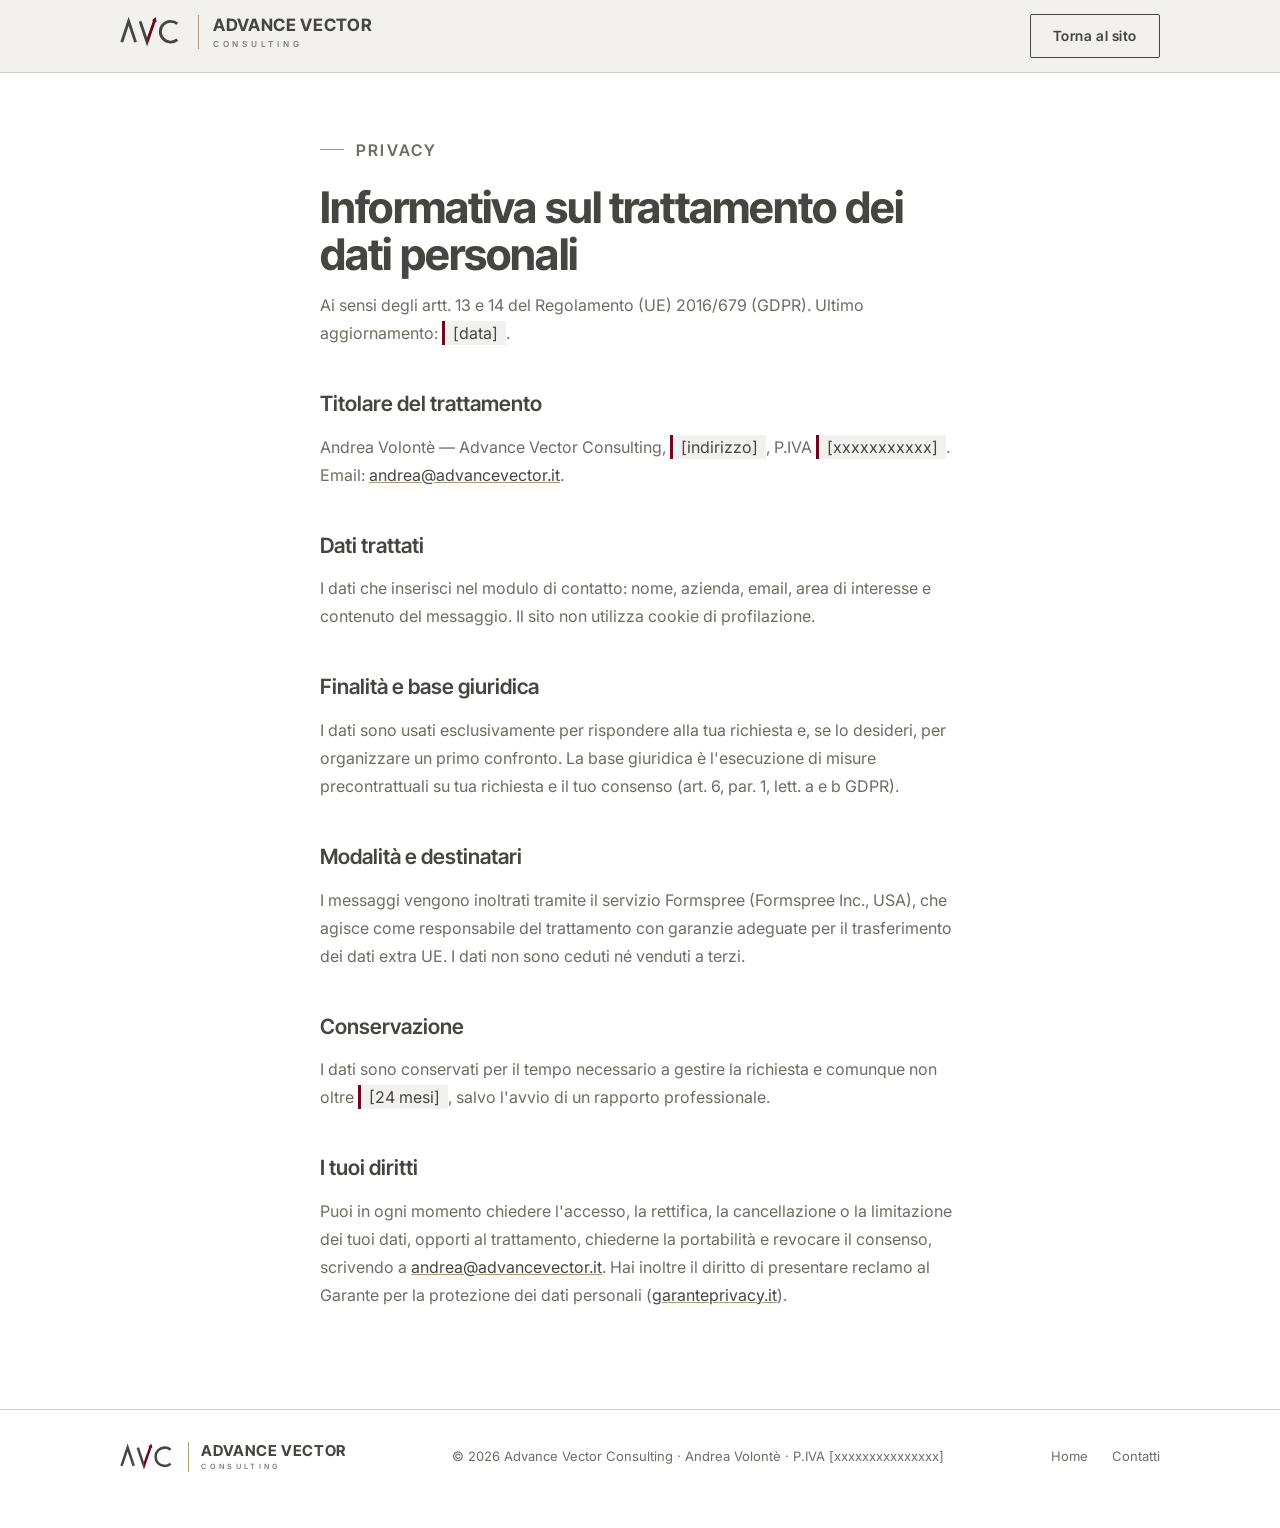
<file: privacy.html>
<!DOCTYPE html>
<html lang="it">
<head>
  <meta charset="UTF-8">
  <meta name="viewport" content="width=device-width, initial-scale=1.0">
  <title>Informativa privacy — Advance Vector Consulting</title>
  <meta name="robots" content="noindex">
  <meta name="theme-color" content="#F2F1EF">
  <link rel="icon" type="image/svg+xml" href="assets/img/favicon.svg">
  <link rel="icon" type="image/png" sizes="32x32" href="assets/img/favicon-32.png">
  <link rel="apple-touch-icon" href="assets/img/apple-touch-icon.png">

  <link rel="preconnect" href="https://fonts.googleapis.com">
  <link rel="preconnect" href="https://fonts.gstatic.com" crossorigin>
  <link href="https://fonts.googleapis.com/css2?family=Inter+Tight:wght@500;600;700&family=Inter:wght@400;500;600&display=swap" rel="stylesheet">
  <link rel="stylesheet" href="css/style.css">
</head>
<body>

  <a class="skip-link" href="#main">Vai al contenuto</a>

  <header class="nav scrolled" id="nav">
    <div class="container">
      <div class="nav__inner">
        <a href="index.html" aria-label="Advance Vector Consulting — Home">
          <span class="brand brand--nav" aria-hidden="true"><svg class="brand__mark" viewBox="0 -8 222 118" focusable="false"><path d="M6 86 L30 14 L54 86" fill="none" stroke="#454541" stroke-width="10"/><path d="M65.26 15.58 L74.74 12.42 L94.09 70.47 L93.91 101.53 Z" fill="#454541"/><path d="M94.09 70.47 L93.91 101.53 L123.95 14.89 L127.25 16.03 L124.13 -0.92 L111.19 10.46 L114.50 11.61 Z" fill="#710519"/><path d="M199.1 22.4 A36 36 0 1 0 199.1 77.6" fill="none" stroke="#454541" stroke-width="10"/></svg><span class="brand__rule"></span><span class="brand__type"><span class="brand__name">ADVANCE VECTOR</span><span class="brand__desc">CONSULTING</span></span></span>
        </a>
        <a href="index.html" class="nav__cta">Torna al sito</a>
      </div>
    </div>
  </header>

  <!-- BOZZA: completare i campi evidenziati e far verificare il testo
       da un consulente privacy prima della pubblicazione. -->
  <main id="main" class="legal">
    <div class="container">
      <p class="label">Privacy</p>
      <h1 class="section-heading">Informativa sul trattamento dei dati personali</h1>
      <p>Ai sensi degli artt. 13 e 14 del Regolamento (UE) 2016/679 (GDPR). Ultimo aggiornamento: <span class="todo">[data]</span>.</p>

      <h2>Titolare del trattamento</h2>
      <p>Andrea Volontè — Advance Vector Consulting, <span class="todo">[indirizzo]</span>, P.IVA <span class="todo">[xxxxxxxxxxx]</span>. Email: <a href="mailto:andrea@advancevector.it">andrea@advancevector.it</a>.</p>

      <h2>Dati trattati</h2>
      <p>I dati che inserisci nel modulo di contatto: nome, azienda, email, area di interesse e contenuto del messaggio. Il sito non utilizza cookie di profilazione.</p>

      <h2>Finalità e base giuridica</h2>
      <p>I dati sono usati esclusivamente per rispondere alla tua richiesta e, se lo desideri, per organizzare un primo confronto. La base giuridica è l'esecuzione di misure precontrattuali su tua richiesta e il tuo consenso (art. 6, par. 1, lett. a e b GDPR).</p>

      <h2>Modalità e destinatari</h2>
      <p>I messaggi vengono inoltrati tramite il servizio Formspree (Formspree Inc., USA), che agisce come responsabile del trattamento con garanzie adeguate per il trasferimento dei dati extra UE. I dati non sono ceduti né venduti a terzi.</p>

      <h2>Conservazione</h2>
      <p>I dati sono conservati per il tempo necessario a gestire la richiesta e comunque non oltre <span class="todo">[24 mesi]</span>, salvo l'avvio di un rapporto professionale.</p>

      <h2>I tuoi diritti</h2>
      <p>Puoi in ogni momento chiedere l'accesso, la rettifica, la cancellazione o la limitazione dei tuoi dati, opporti al trattamento, chiederne la portabilità e revocare il consenso, scrivendo a <a href="mailto:andrea@advancevector.it">andrea@advancevector.it</a>. Hai inoltre il diritto di presentare reclamo al Garante per la protezione dei dati personali (<a href="https://www.garanteprivacy.it" rel="noopener">garanteprivacy.it</a>).</p>
    </div>
  </main>

  <footer class="footer">
    <div class="container">
      <div class="footer__inner">
        <span class="brand brand--footer" aria-hidden="true"><svg class="brand__mark" viewBox="0 -8 222 118" focusable="false"><path d="M6 86 L30 14 L54 86" fill="none" stroke="#454541" stroke-width="10"/><path d="M65.26 15.58 L74.74 12.42 L94.09 70.47 L93.91 101.53 Z" fill="#454541"/><path d="M94.09 70.47 L93.91 101.53 L123.95 14.89 L127.25 16.03 L124.13 -0.92 L111.19 10.46 L114.50 11.61 Z" fill="#710519"/><path d="M199.1 22.4 A36 36 0 1 0 199.1 77.6" fill="none" stroke="#454541" stroke-width="10"/></svg><span class="brand__rule"></span><span class="brand__type"><span class="brand__name">ADVANCE VECTOR</span><span class="brand__desc">CONSULTING</span></span></span>
        <p class="footer__copy">© 2026 Advance Vector Consulting · Andrea Volontè · P.IVA [xxxxxxxxxxxxxxx]</p>
        <nav class="footer__links" aria-label="Link footer">
          <a href="index.html">Home</a>
          <a href="contatti.html">Contatti</a>
        </nav>
      </div>
    </div>
  </footer>

</body>
</html>
</file>
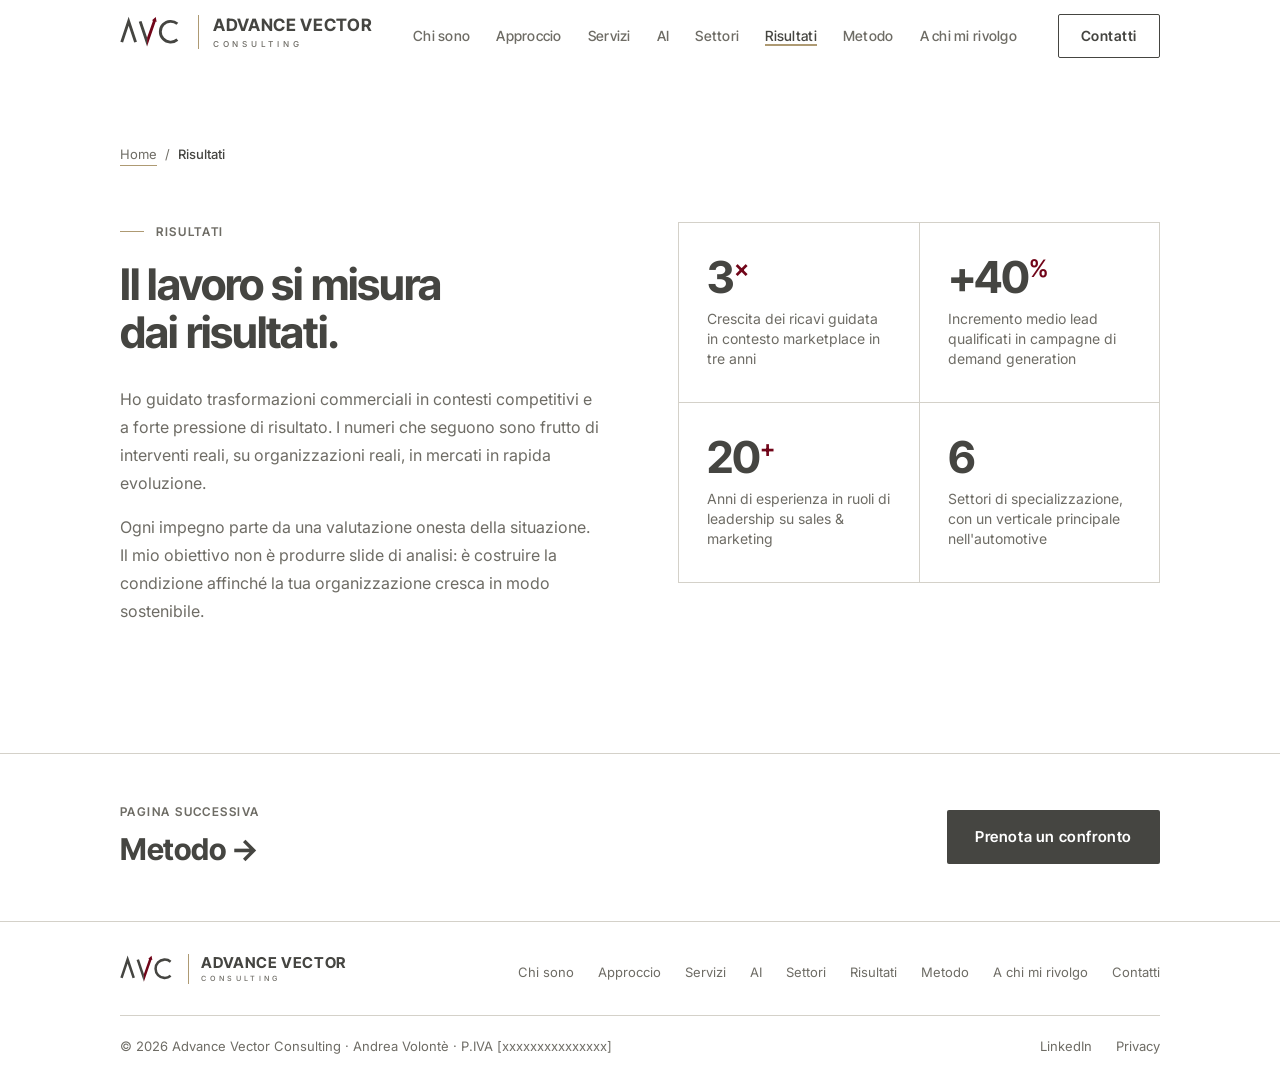
<file: risultati.html>
<!DOCTYPE html>
<html lang="it">
<head>
  <meta charset="UTF-8">
  <meta name="viewport" content="width=device-width, initial-scale=1.0">
  <title>Risultati | Advance Vector Consulting</title>
  <meta name="description" content="Crescita dei ricavi 3x in contesto marketplace, +40% di lead qualificati, oltre 20 anni di leadership in sales e marketing.">
  <meta name="theme-color" content="#F2F1EF">
  <link rel="canonical" href="https://www.advancevector.it/risultati.html">

  <meta property="og:type" content="website">
  <meta property="og:locale" content="it_IT">
  <meta property="og:site_name" content="Advance Vector Consulting">
  <meta property="og:url" content="https://www.advancevector.it/risultati.html">
  <meta property="og:title" content="Risultati | Advance Vector Consulting">
  <meta property="og:description" content="Crescita dei ricavi 3x in contesto marketplace, +40% di lead qualificati, oltre 20 anni di leadership in sales e marketing.">
  <meta property="og:image" content="https://www.advancevector.it/assets/img/og-image.jpg">
  <meta property="og:image:width" content="1200">
  <meta property="og:image:height" content="630">
  <meta property="og:image:alt" content="Logo Advance Vector Consulting — Growth, Strategy, Execution">
  <meta name="twitter:card" content="summary_large_image">
  <link rel="icon" type="image/svg+xml" href="assets/img/favicon.svg">
  <link rel="icon" type="image/png" sizes="32x32" href="assets/img/favicon-32.png">
  <link rel="apple-touch-icon" href="assets/img/apple-touch-icon.png">

  <link rel="preconnect" href="https://fonts.googleapis.com">
  <link rel="preconnect" href="https://fonts.gstatic.com" crossorigin>
  <link href="https://fonts.googleapis.com/css2?family=Inter+Tight:wght@500;600;700&family=Inter:wght@400;500;600&display=swap" rel="stylesheet">
  <link rel="stylesheet" href="css/style.css">

  <script>document.documentElement.classList.add('js');</script>
  <script src="js/main.js" defer></script>
</head>
<body>

  <a class="skip-link" href="#main">Vai al contenuto</a>

  <header class="nav" id="nav">
    <div class="container">
      <div class="nav__inner">
        <a href="index.html" aria-label="Advance Vector Consulting — Home">
          <span class="brand brand--nav" aria-hidden="true"><svg class="brand__mark" viewBox="0 -8 222 118" focusable="false"><path d="M6 86 L30 14 L54 86" fill="none" stroke="#454541" stroke-width="10"/><path d="M65.26 15.58 L74.74 12.42 L94.09 70.47 L93.91 101.53 Z" fill="#454541"/><path d="M94.09 70.47 L93.91 101.53 L123.95 14.89 L127.25 16.03 L124.13 -0.92 L111.19 10.46 L114.50 11.61 Z" fill="#710519"/><path d="M199.1 22.4 A36 36 0 1 0 199.1 77.6" fill="none" stroke="#454541" stroke-width="10"/></svg><span class="brand__rule"></span><span class="brand__type"><span class="brand__name">ADVANCE VECTOR</span><span class="brand__desc">CONSULTING</span></span></span>
        </a>
        <nav aria-label="Navigazione principale">
          <ul class="nav__links">
            <li><a href="chi-sono.html">Chi sono</a></li>
            <li><a href="approccio.html">Approccio</a></li>
            <li><a href="servizi.html">Servizi</a></li>
            <li><a href="ai.html">AI</a></li>
            <li><a href="settori.html">Settori</a></li>
            <li><a href="risultati.html" aria-current="page">Risultati</a></li>
            <li><a href="metodo.html">Metodo</a></li>
            <li><a href="a-chi-mi-rivolgo.html">A chi mi rivolgo</a></li>
          </ul>
        </nav>
        <a href="contatti.html" class="nav__cta desktop">Contatti</a>
        <button class="nav__burger" id="burgerBtn" aria-label="Apri menu" aria-expanded="false" aria-controls="mobileMenu">
          <span></span><span></span><span></span>
        </button>
      </div>
    </div>
    <nav class="nav__mobile" id="mobileMenu" aria-label="Menu mobile">
      <a href="chi-sono.html">Chi sono</a>
      <a href="approccio.html">Approccio</a>
      <a href="servizi.html">Servizi</a>
      <a href="ai.html">AI</a>
      <a href="settori.html">Settori</a>
      <a href="risultati.html" aria-current="page">Risultati</a>
      <a href="metodo.html">Metodo</a>
      <a href="a-chi-mi-rivolgo.html">A chi mi rivolgo</a>
      <a href="contatti.html">Contatti</a>
    </nav>
  </header>

  <main id="main">

  <section class="page-first results section-pad" id="results" aria-labelledby="resultsHeading">
    <div class="container">
      <nav class="breadcrumb" aria-label="Percorso">
        <a href="index.html">Home</a><span aria-hidden="true">/</span><span aria-current="page">Risultati</span>
      </nav>
      <div class="results__inner">
        <div class="results__left">
          <p class="label results__eyebrow">Risultati</p>
          <h1 class="section-heading results__heading reveal" id="resultsHeading">
            Il lavoro si misura<br>dai risultati.
          </h1>
          <p class="results__body reveal reveal-delay-1">
            Ho guidato trasformazioni commerciali in contesti competitivi e a forte pressione
            di risultato. I numeri che seguono sono frutto di interventi reali, su organizzazioni
            reali, in mercati in rapida evoluzione.
          </p>
          <p class="results__body reveal reveal-delay-2">
            Ogni impegno parte da una valutazione onesta della situazione. Il mio obiettivo
            non è produrre slide di analisi: è costruire la condizione affinché la tua organizzazione
            cresca in modo sostenibile.
          </p>
        </div>
        <div class="results__metrics reveal reveal-delay-1">
          <div class="metric">
            <div class="metric__num">3<sup>×</sup></div>
            <p class="metric__label">Crescita dei ricavi guidata in contesto marketplace in tre anni</p>
          </div>
          <div class="metric">
            <div class="metric__num">+40<sup>%</sup></div>
            <p class="metric__label">Incremento medio lead qualificati in campagne di demand generation</p>
          </div>
          <div class="metric">
            <div class="metric__num">20<sup>+</sup></div>
            <p class="metric__label">Anni di esperienza in ruoli di leadership su sales &amp; marketing</p>
          </div>
          <div class="metric">
            <div class="metric__num">6</div>
            <p class="metric__label">Settori di specializzazione, con un verticale principale nell'automotive</p>
          </div>
        </div>
      </div>
    </div>
  </section>

  <section class="page-next" aria-label="Continua la lettura">
    <div class="container page-next__inner">
      <a class="page-next__link" href="metodo.html">
        <span class="page-next__kicker">Pagina successiva</span>
        <span class="page-next__title">Metodo <span aria-hidden="true">→</span></span>
      </a>
      <a href="contatti.html" class="btn-primary">Prenota un confronto</a>
    </div>
  </section>

  </main>

  <footer class="footer">
    <div class="container">
      <div class="footer__inner">
        <a href="index.html" aria-label="Advance Vector Consulting — Home">
          <span class="brand brand--footer" aria-hidden="true"><svg class="brand__mark" viewBox="0 -8 222 118" focusable="false"><path d="M6 86 L30 14 L54 86" fill="none" stroke="#454541" stroke-width="10"/><path d="M65.26 15.58 L74.74 12.42 L94.09 70.47 L93.91 101.53 Z" fill="#454541"/><path d="M94.09 70.47 L93.91 101.53 L123.95 14.89 L127.25 16.03 L124.13 -0.92 L111.19 10.46 L114.50 11.61 Z" fill="#710519"/><path d="M199.1 22.4 A36 36 0 1 0 199.1 77.6" fill="none" stroke="#454541" stroke-width="10"/></svg><span class="brand__rule"></span><span class="brand__type"><span class="brand__name">ADVANCE VECTOR</span><span class="brand__desc">CONSULTING</span></span></span>
        </a>
        <nav class="footer__links" aria-label="Pagine del sito">
          <a href="chi-sono.html">Chi sono</a>
          <a href="approccio.html">Approccio</a>
          <a href="servizi.html">Servizi</a>
          <a href="ai.html">AI</a>
          <a href="settori.html">Settori</a>
          <a href="risultati.html">Risultati</a>
          <a href="metodo.html">Metodo</a>
          <a href="a-chi-mi-rivolgo.html">A chi mi rivolgo</a>
          <a href="contatti.html">Contatti</a>
        </nav>
      </div>
      <div class="footer__bottom">
        <p class="footer__copy">© 2026 Advance Vector Consulting · Andrea Volontè · P.IVA [xxxxxxxxxxxxxxx]</p>
        <nav class="footer__links" aria-label="Link legali e social">
          <a href="https://www.linkedin.com/in/andreavolonte" target="_blank" rel="noopener">LinkedIn</a>
          <a href="privacy.html">Privacy</a>
        </nav>
      </div>
    </div>
  </footer>

</body>
</html>
</file>
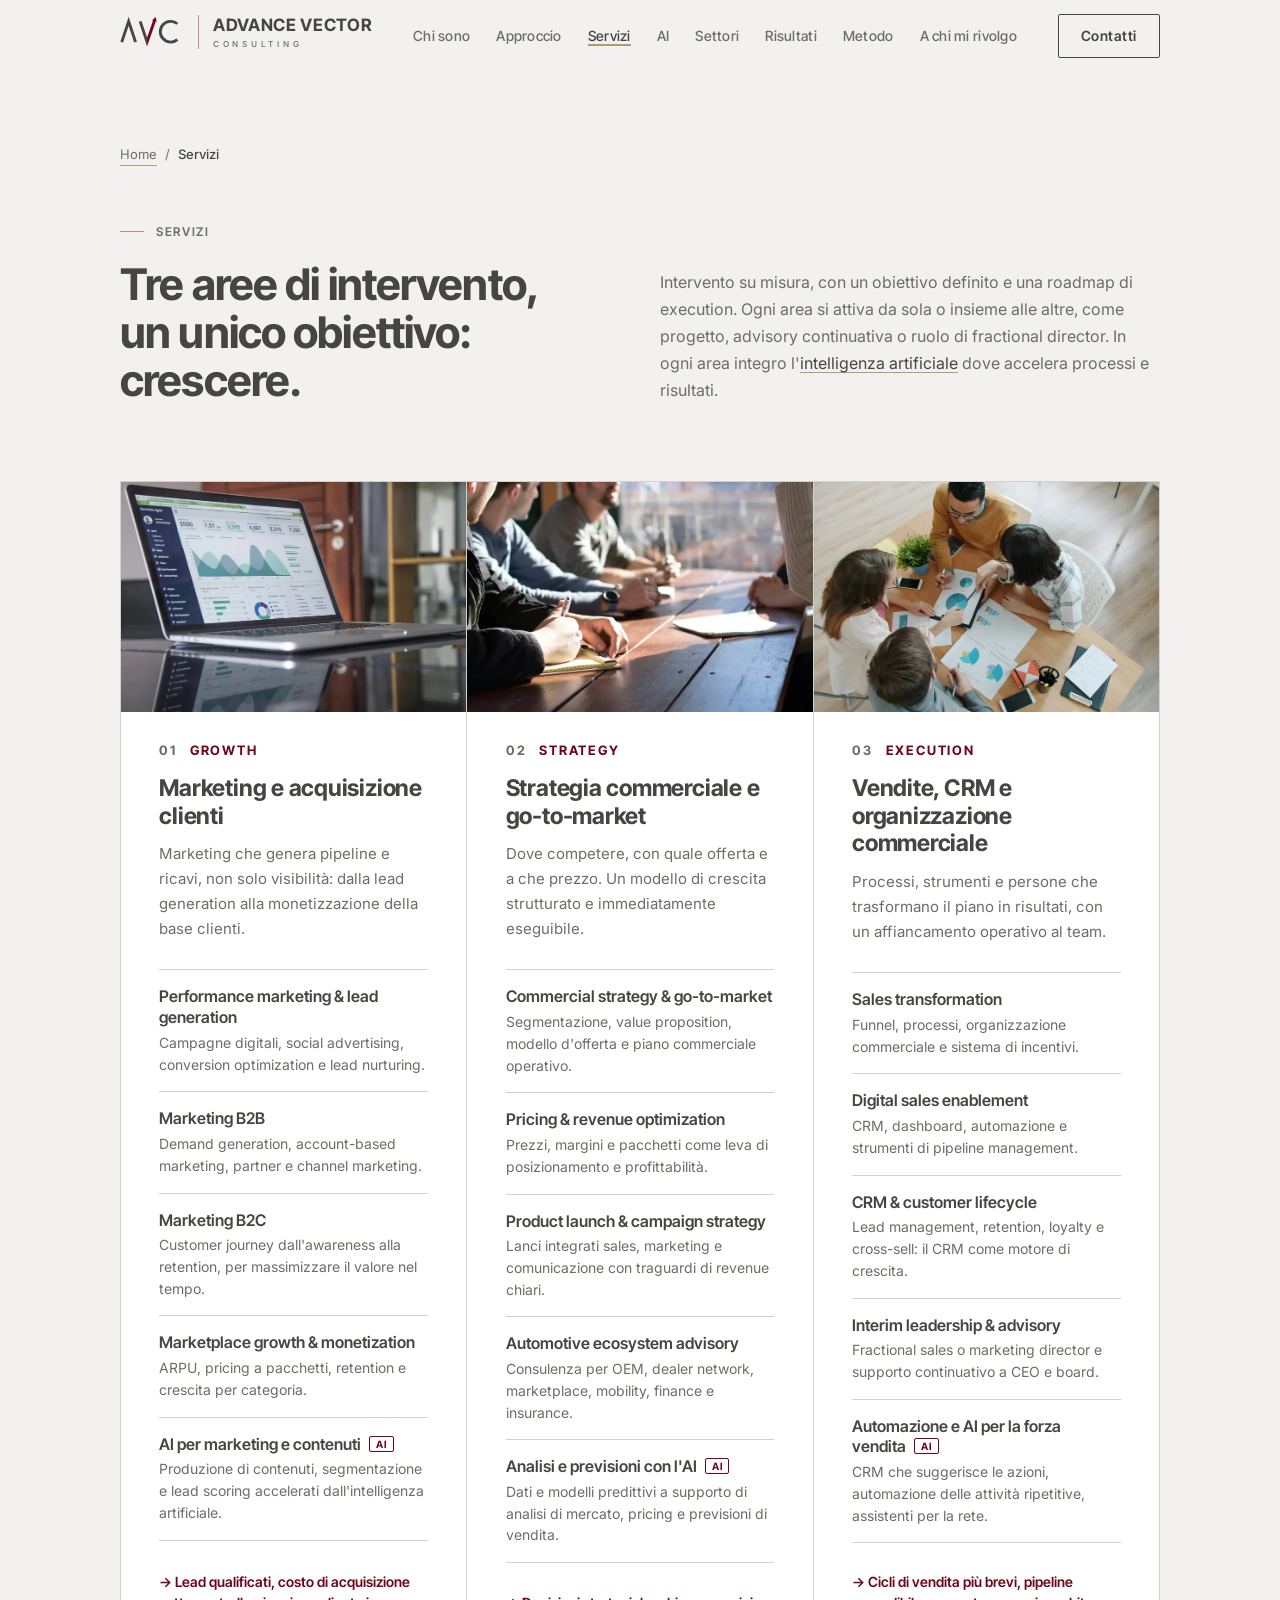
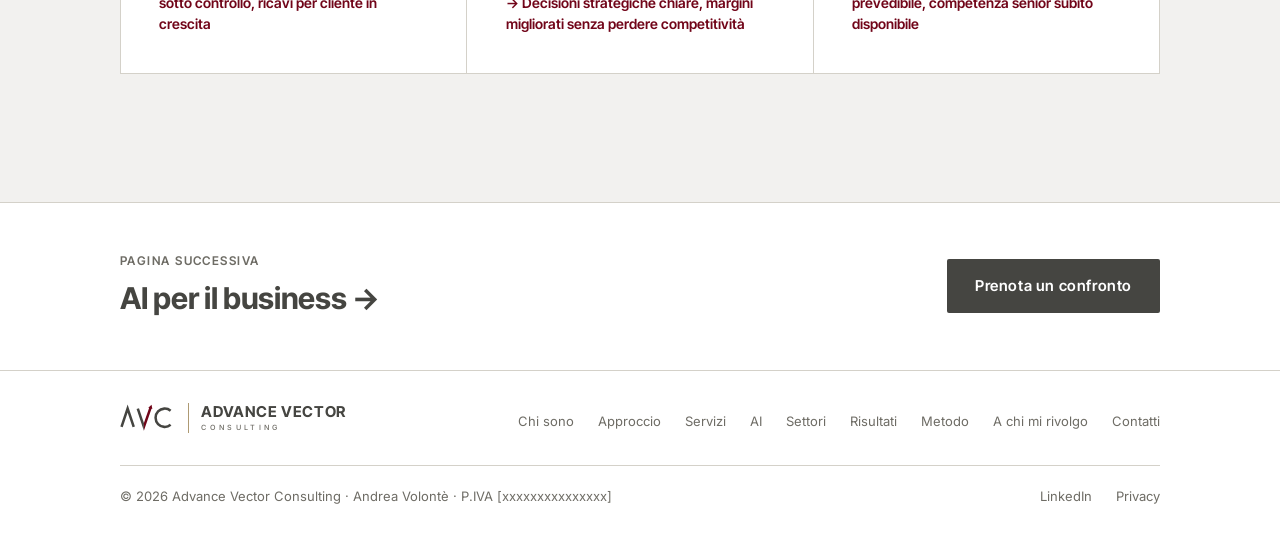
<file: servizi.html>
<!DOCTYPE html>
<html lang="it">
<head>
  <meta charset="UTF-8">
  <meta name="viewport" content="width=device-width, initial-scale=1.0">
  <title>Servizi di consulenza sales e marketing | Advance Vector Consulting</title>
  <meta name="description" content="Tre aree di intervento: Growth (marketing e acquisizione clienti), Strategy (go-to-market e pricing), Execution (vendite, CRM e organizzazione).">
  <meta name="theme-color" content="#F2F1EF">
  <link rel="canonical" href="https://www.advancevector.it/servizi.html">

  <meta property="og:type" content="website">
  <meta property="og:locale" content="it_IT">
  <meta property="og:site_name" content="Advance Vector Consulting">
  <meta property="og:url" content="https://www.advancevector.it/servizi.html">
  <meta property="og:title" content="Servizi di consulenza sales e marketing | Advance Vector Consulting">
  <meta property="og:description" content="Tre aree di intervento: Growth (marketing e acquisizione clienti), Strategy (go-to-market e pricing), Execution (vendite, CRM e organizzazione).">
  <meta property="og:image" content="https://www.advancevector.it/assets/img/og-image.jpg">
  <meta property="og:image:width" content="1200">
  <meta property="og:image:height" content="630">
  <meta property="og:image:alt" content="Logo Advance Vector Consulting — Growth, Strategy, Execution">
  <meta name="twitter:card" content="summary_large_image">
  <link rel="icon" type="image/svg+xml" href="assets/img/favicon.svg">
  <link rel="icon" type="image/png" sizes="32x32" href="assets/img/favicon-32.png">
  <link rel="apple-touch-icon" href="assets/img/apple-touch-icon.png">

  <link rel="preconnect" href="https://fonts.googleapis.com">
  <link rel="preconnect" href="https://fonts.gstatic.com" crossorigin>
  <link href="https://fonts.googleapis.com/css2?family=Inter+Tight:wght@500;600;700&family=Inter:wght@400;500;600&display=swap" rel="stylesheet">
  <link rel="stylesheet" href="css/style.css">

  <script>document.documentElement.classList.add('js');</script>
  <script src="js/main.js" defer></script>
</head>
<body>

  <a class="skip-link" href="#main">Vai al contenuto</a>

  <header class="nav" id="nav">
    <div class="container">
      <div class="nav__inner">
        <a href="index.html" aria-label="Advance Vector Consulting — Home">
          <span class="brand brand--nav" aria-hidden="true"><svg class="brand__mark" viewBox="0 -8 222 118" focusable="false"><path d="M6 86 L30 14 L54 86" fill="none" stroke="#454541" stroke-width="10"/><path d="M65.26 15.58 L74.74 12.42 L94.09 70.47 L93.91 101.53 Z" fill="#454541"/><path d="M94.09 70.47 L93.91 101.53 L123.95 14.89 L127.25 16.03 L124.13 -0.92 L111.19 10.46 L114.50 11.61 Z" fill="#710519"/><path d="M199.1 22.4 A36 36 0 1 0 199.1 77.6" fill="none" stroke="#454541" stroke-width="10"/></svg><span class="brand__rule"></span><span class="brand__type"><span class="brand__name">ADVANCE VECTOR</span><span class="brand__desc">CONSULTING</span></span></span>
        </a>
        <nav aria-label="Navigazione principale">
          <ul class="nav__links">
            <li><a href="chi-sono.html">Chi sono</a></li>
            <li><a href="approccio.html">Approccio</a></li>
            <li><a href="servizi.html" aria-current="page">Servizi</a></li>
            <li><a href="ai.html">AI</a></li>
            <li><a href="settori.html">Settori</a></li>
            <li><a href="risultati.html">Risultati</a></li>
            <li><a href="metodo.html">Metodo</a></li>
            <li><a href="a-chi-mi-rivolgo.html">A chi mi rivolgo</a></li>
          </ul>
        </nav>
        <a href="contatti.html" class="nav__cta desktop">Contatti</a>
        <button class="nav__burger" id="burgerBtn" aria-label="Apri menu" aria-expanded="false" aria-controls="mobileMenu">
          <span></span><span></span><span></span>
        </button>
      </div>
    </div>
    <nav class="nav__mobile" id="mobileMenu" aria-label="Menu mobile">
      <a href="chi-sono.html">Chi sono</a>
      <a href="approccio.html">Approccio</a>
      <a href="servizi.html" aria-current="page">Servizi</a>
      <a href="ai.html">AI</a>
      <a href="settori.html">Settori</a>
      <a href="risultati.html">Risultati</a>
      <a href="metodo.html">Metodo</a>
      <a href="a-chi-mi-rivolgo.html">A chi mi rivolgo</a>
      <a href="contatti.html">Contatti</a>
    </nav>
  </header>

  <main id="main">

  <section class="page-first services section-pad" id="services" aria-labelledby="servicesHeading">
    <div class="container">
      <nav class="breadcrumb" aria-label="Percorso">
        <a href="index.html">Home</a><span aria-hidden="true">/</span><span aria-current="page">Servizi</span>
      </nav>
      <div class="services__header">
        <div>
          <p class="label">Servizi</p>
          <h1 class="section-heading services__heading reveal" id="servicesHeading">
            Tre aree di intervento,<br>un unico obiettivo: crescere.
          </h1>
        </div>
        <p class="services__intro reveal reveal-delay-1">
          Intervento su misura, con un obiettivo definito e una roadmap di execution.
          Ogni area si attiva da sola o insieme alle altre, come progetto, advisory continuativa
          o ruolo di fractional director.
          In ogni area integro l'<a class="inline-link" href="ai.html">intelligenza artificiale</a>
          dove accelera processi e risultati.
        </p>
      </div>

      <div class="service-areas">

        <article class="service-area reveal" id="growth" aria-labelledby="areaGrowth">
          <figure class="media media--3x2 service-area__media">
            <picture>
              <source srcset="assets/img/area-growth.webp" type="image/webp">
              <img src="assets/img/area-growth.jpg" width="800" height="533" loading="lazy" decoding="async"
                   alt="Laptop su una scrivania con una dashboard di analisi delle campagne e dei risultati di vendita">
            </picture>
          </figure>
          <p class="service-area__tag"><span aria-hidden="true">01</span> Growth</p>
          <h3 class="service-area__title" id="areaGrowth">Marketing e acquisizione clienti</h3>
          <p class="service-area__desc">Marketing che genera pipeline e ricavi, non solo visibilità: dalla lead generation alla monetizzazione della base clienti.</p>
          <ul class="service-area__list">
            <li>
              <h4>Performance marketing &amp; lead generation</h4>
              <p>Campagne digitali, social advertising, conversion optimization e lead nurturing.</p>
            </li>
            <li>
              <h4>Marketing B2B</h4>
              <p>Demand generation, account-based marketing, partner e channel marketing.</p>
            </li>
            <li>
              <h4>Marketing B2C</h4>
              <p>Customer journey dall'awareness alla retention, per massimizzare il valore nel tempo.</p>
            </li>
            <li>
              <h4>Marketplace growth &amp; monetization</h4>
              <p>ARPU, pricing a pacchetti, retention e crescita per categoria.</p>
            </li>
            <li class="service-area__ai">
              <h4>AI per marketing e contenuti</h4>
              <p>Produzione di contenuti, segmentazione e lead scoring accelerati dall'intelligenza artificiale.</p>
            </li>
          </ul>
          <p class="service-area__benefit">→ Lead qualificati, costo di acquisizione sotto controllo, ricavi per cliente in crescita</p>
        </article>

        <article class="service-area reveal reveal-delay-1" id="strategy" aria-labelledby="areaStrategy">
          <figure class="media media--3x2 service-area__media">
            <picture>
              <source srcset="assets/img/area-strategy.webp" type="image/webp">
              <img src="assets/img/area-strategy.jpg" width="800" height="533" loading="lazy" decoding="async"
                   alt="Professionisti attorno a un tavolo di legno durante una riunione di pianificazione, con appunti e documenti">
            </picture>
          </figure>
          <p class="service-area__tag"><span aria-hidden="true">02</span> Strategy</p>
          <h3 class="service-area__title" id="areaStrategy">Strategia commerciale e go-to-market</h3>
          <p class="service-area__desc">Dove competere, con quale offerta e a che prezzo. Un modello di crescita strutturato e immediatamente eseguibile.</p>
          <ul class="service-area__list">
            <li>
              <h4>Commercial strategy &amp; go-to-market</h4>
              <p>Segmentazione, value proposition, modello d'offerta e piano commerciale operativo.</p>
            </li>
            <li>
              <h4>Pricing &amp; revenue optimization</h4>
              <p>Prezzi, margini e pacchetti come leva di posizionamento e profittabilità.</p>
            </li>
            <li>
              <h4>Product launch &amp; campaign strategy</h4>
              <p>Lanci integrati sales, marketing e comunicazione con traguardi di revenue chiari.</p>
            </li>
            <li>
              <h4>Automotive ecosystem advisory</h4>
              <p>Consulenza per OEM, dealer network, marketplace, mobility, finance e insurance.</p>
            </li>
            <li class="service-area__ai">
              <h4>Analisi e previsioni con l'AI</h4>
              <p>Dati e modelli predittivi a supporto di analisi di mercato, pricing e previsioni di vendita.</p>
            </li>
          </ul>
          <p class="service-area__benefit">→ Decisioni strategiche chiare, margini migliorati senza perdere competitività</p>
        </article>

        <article class="service-area reveal reveal-delay-2" id="execution" aria-labelledby="areaExecution">
          <figure class="media media--3x2 service-area__media">
            <picture>
              <source srcset="assets/img/area-execution.webp" type="image/webp">
              <img src="assets/img/area-execution.jpg" width="800" height="533" loading="lazy" decoding="async"
                   alt="Team al lavoro attorno a un tavolo con grafici, report e dispositivi, visto dall'alto">
            </picture>
          </figure>
          <p class="service-area__tag"><span aria-hidden="true">03</span> Execution</p>
          <h3 class="service-area__title" id="areaExecution">Vendite, CRM e organizzazione commerciale</h3>
          <p class="service-area__desc">Processi, strumenti e persone che trasformano il piano in risultati, con un affiancamento operativo al team.</p>
          <ul class="service-area__list">
            <li>
              <h4>Sales transformation</h4>
              <p>Funnel, processi, organizzazione commerciale e sistema di incentivi.</p>
            </li>
            <li>
              <h4>Digital sales enablement</h4>
              <p>CRM, dashboard, automazione e strumenti di pipeline management.</p>
            </li>
            <li>
              <h4>CRM &amp; customer lifecycle</h4>
              <p>Lead management, retention, loyalty e cross-sell: il CRM come motore di crescita.</p>
            </li>
            <li>
              <h4>Interim leadership &amp; advisory</h4>
              <p>Fractional sales o marketing director e supporto continuativo a CEO e board.</p>
            </li>
            <li class="service-area__ai">
              <h4>Automazione e AI per la forza vendita</h4>
              <p>CRM che suggerisce le azioni, automazione delle attività ripetitive, assistenti per la rete.</p>
            </li>
          </ul>
          <p class="service-area__benefit">→ Cicli di vendita più brevi, pipeline prevedibile, competenza senior subito disponibile</p>
        </article>

      </div>
    </div>
  </section>

  <section class="page-next" aria-label="Continua la lettura">
    <div class="container page-next__inner">
      <a class="page-next__link" href="ai.html">
        <span class="page-next__kicker">Pagina successiva</span>
        <span class="page-next__title">AI per il business <span aria-hidden="true">→</span></span>
      </a>
      <a href="contatti.html" class="btn-primary">Prenota un confronto</a>
    </div>
  </section>

  </main>

  <footer class="footer">
    <div class="container">
      <div class="footer__inner">
        <a href="index.html" aria-label="Advance Vector Consulting — Home">
          <span class="brand brand--footer" aria-hidden="true"><svg class="brand__mark" viewBox="0 -8 222 118" focusable="false"><path d="M6 86 L30 14 L54 86" fill="none" stroke="#454541" stroke-width="10"/><path d="M65.26 15.58 L74.74 12.42 L94.09 70.47 L93.91 101.53 Z" fill="#454541"/><path d="M94.09 70.47 L93.91 101.53 L123.95 14.89 L127.25 16.03 L124.13 -0.92 L111.19 10.46 L114.50 11.61 Z" fill="#710519"/><path d="M199.1 22.4 A36 36 0 1 0 199.1 77.6" fill="none" stroke="#454541" stroke-width="10"/></svg><span class="brand__rule"></span><span class="brand__type"><span class="brand__name">ADVANCE VECTOR</span><span class="brand__desc">CONSULTING</span></span></span>
        </a>
        <nav class="footer__links" aria-label="Pagine del sito">
          <a href="chi-sono.html">Chi sono</a>
          <a href="approccio.html">Approccio</a>
          <a href="servizi.html">Servizi</a>
          <a href="ai.html">AI</a>
          <a href="settori.html">Settori</a>
          <a href="risultati.html">Risultati</a>
          <a href="metodo.html">Metodo</a>
          <a href="a-chi-mi-rivolgo.html">A chi mi rivolgo</a>
          <a href="contatti.html">Contatti</a>
        </nav>
      </div>
      <div class="footer__bottom">
        <p class="footer__copy">© 2026 Advance Vector Consulting · Andrea Volontè · P.IVA [xxxxxxxxxxxxxxx]</p>
        <nav class="footer__links" aria-label="Link legali e social">
          <a href="https://www.linkedin.com/in/andreavolonte" target="_blank" rel="noopener">LinkedIn</a>
          <a href="privacy.html">Privacy</a>
        </nav>
      </div>
    </div>
  </footer>

</body>
</html>
</file>
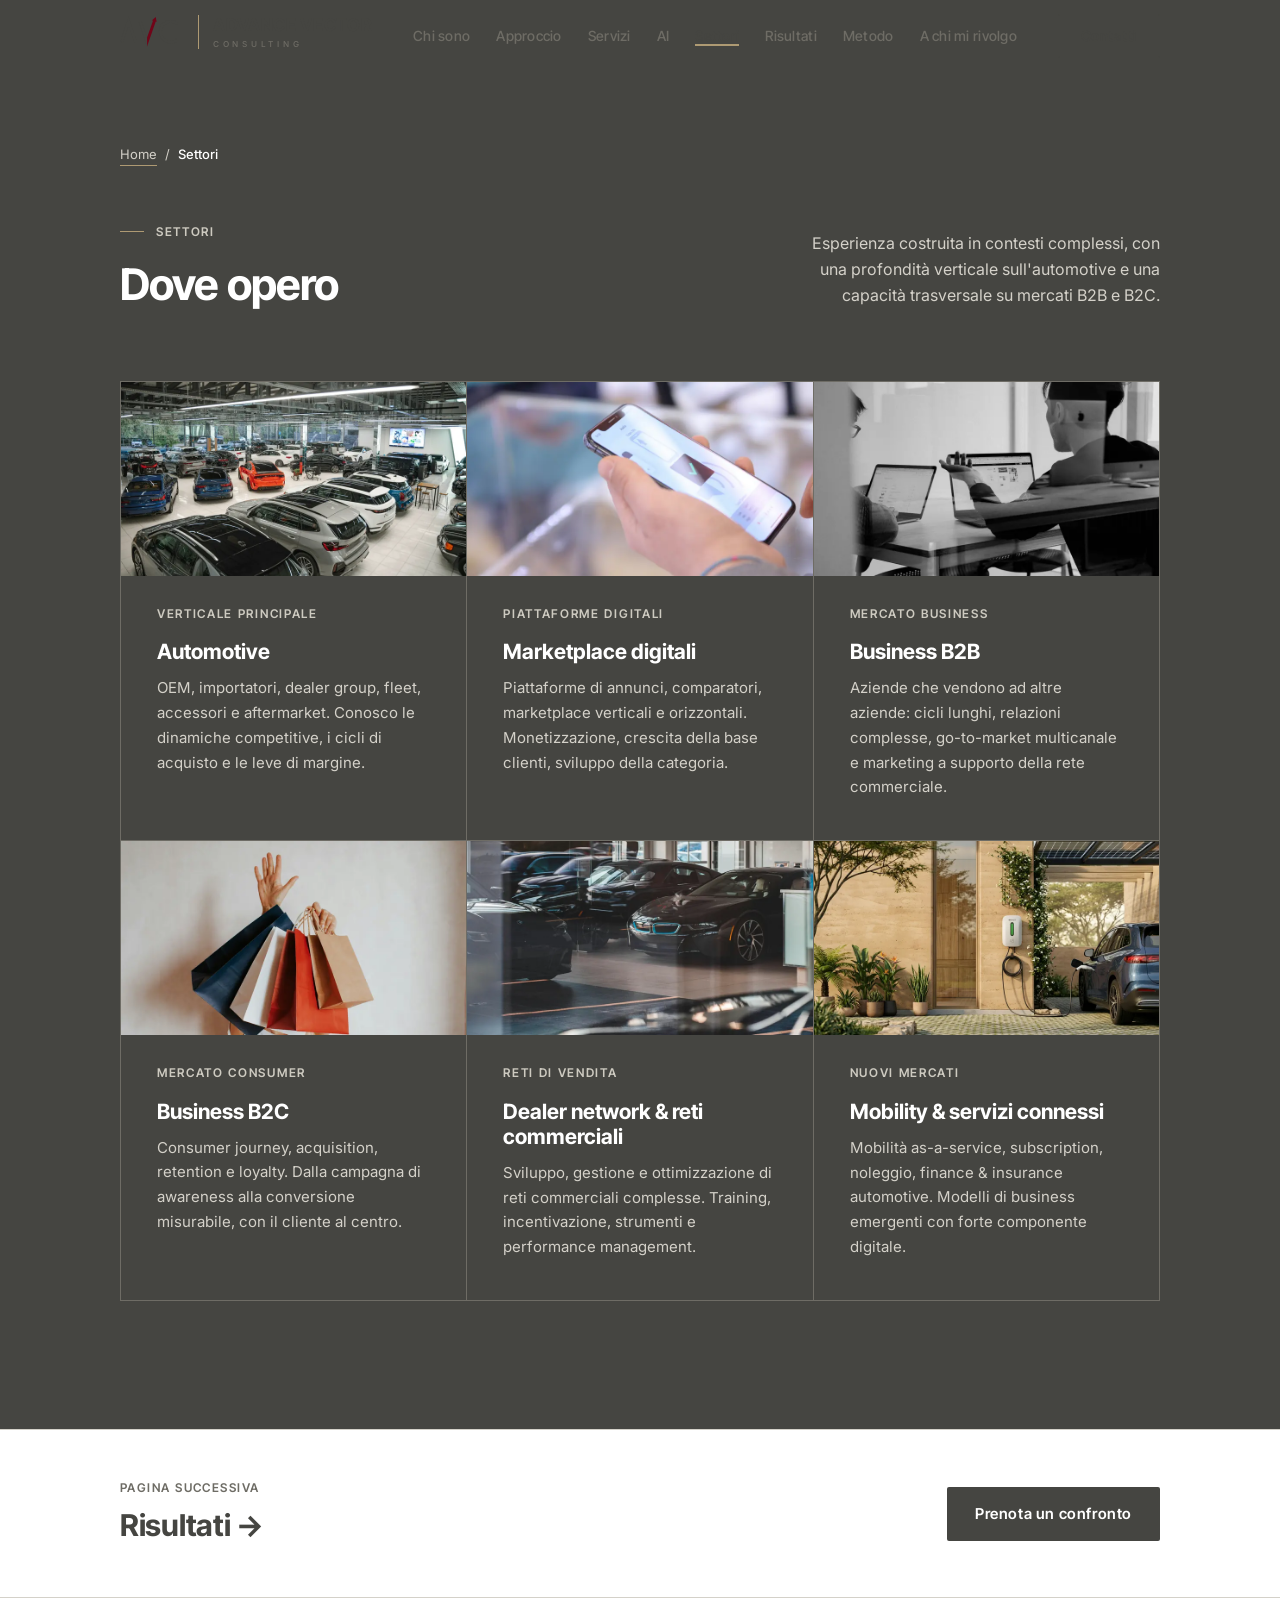
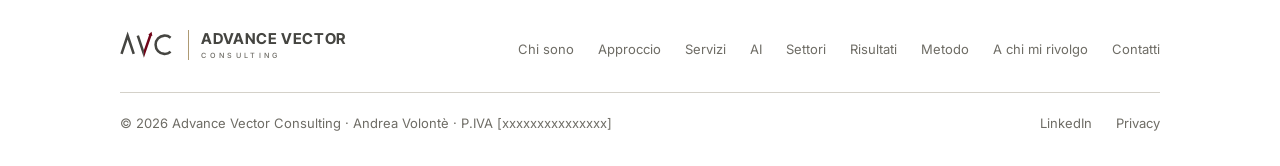
<file: settori.html>
<!DOCTYPE html>
<html lang="it">
<head>
  <meta charset="UTF-8">
  <meta name="viewport" content="width=device-width, initial-scale=1.0">
  <title>Settori | Advance Vector Consulting</title>
  <meta name="description" content="Automotive, marketplace digitali, B2B, B2C, dealer network e mobility: dove si concentra l'esperienza di Advance Vector Consulting.">
  <meta name="theme-color" content="#F2F1EF">
  <link rel="canonical" href="https://www.advancevector.it/settori.html">

  <meta property="og:type" content="website">
  <meta property="og:locale" content="it_IT">
  <meta property="og:site_name" content="Advance Vector Consulting">
  <meta property="og:url" content="https://www.advancevector.it/settori.html">
  <meta property="og:title" content="Settori | Advance Vector Consulting">
  <meta property="og:description" content="Automotive, marketplace digitali, B2B, B2C, dealer network e mobility: dove si concentra l'esperienza di Advance Vector Consulting.">
  <meta property="og:image" content="https://www.advancevector.it/assets/img/og-image.jpg">
  <meta property="og:image:width" content="1200">
  <meta property="og:image:height" content="630">
  <meta property="og:image:alt" content="Logo Advance Vector Consulting — Growth, Strategy, Execution">
  <meta name="twitter:card" content="summary_large_image">
  <link rel="icon" type="image/svg+xml" href="assets/img/favicon.svg">
  <link rel="icon" type="image/png" sizes="32x32" href="assets/img/favicon-32.png">
  <link rel="apple-touch-icon" href="assets/img/apple-touch-icon.png">

  <link rel="preconnect" href="https://fonts.googleapis.com">
  <link rel="preconnect" href="https://fonts.gstatic.com" crossorigin>
  <link href="https://fonts.googleapis.com/css2?family=Inter+Tight:wght@500;600;700&family=Inter:wght@400;500;600&display=swap" rel="stylesheet">
  <link rel="stylesheet" href="css/style.css">

  <script>document.documentElement.classList.add('js');</script>
  <script src="js/main.js" defer></script>
</head>
<body>

  <a class="skip-link" href="#main">Vai al contenuto</a>

  <header class="nav" id="nav">
    <div class="container">
      <div class="nav__inner">
        <a href="index.html" aria-label="Advance Vector Consulting — Home">
          <span class="brand brand--nav" aria-hidden="true"><svg class="brand__mark" viewBox="0 -8 222 118" focusable="false"><path d="M6 86 L30 14 L54 86" fill="none" stroke="#454541" stroke-width="10"/><path d="M65.26 15.58 L74.74 12.42 L94.09 70.47 L93.91 101.53 Z" fill="#454541"/><path d="M94.09 70.47 L93.91 101.53 L123.95 14.89 L127.25 16.03 L124.13 -0.92 L111.19 10.46 L114.50 11.61 Z" fill="#710519"/><path d="M199.1 22.4 A36 36 0 1 0 199.1 77.6" fill="none" stroke="#454541" stroke-width="10"/></svg><span class="brand__rule"></span><span class="brand__type"><span class="brand__name">ADVANCE VECTOR</span><span class="brand__desc">CONSULTING</span></span></span>
        </a>
        <nav aria-label="Navigazione principale">
          <ul class="nav__links">
            <li><a href="chi-sono.html">Chi sono</a></li>
            <li><a href="approccio.html">Approccio</a></li>
            <li><a href="servizi.html">Servizi</a></li>
            <li><a href="ai.html">AI</a></li>
            <li><a href="settori.html" aria-current="page">Settori</a></li>
            <li><a href="risultati.html">Risultati</a></li>
            <li><a href="metodo.html">Metodo</a></li>
            <li><a href="a-chi-mi-rivolgo.html">A chi mi rivolgo</a></li>
          </ul>
        </nav>
        <a href="contatti.html" class="nav__cta desktop">Contatti</a>
        <button class="nav__burger" id="burgerBtn" aria-label="Apri menu" aria-expanded="false" aria-controls="mobileMenu">
          <span></span><span></span><span></span>
        </button>
      </div>
    </div>
    <nav class="nav__mobile" id="mobileMenu" aria-label="Menu mobile">
      <a href="chi-sono.html">Chi sono</a>
      <a href="approccio.html">Approccio</a>
      <a href="servizi.html">Servizi</a>
      <a href="ai.html">AI</a>
      <a href="settori.html" aria-current="page">Settori</a>
      <a href="risultati.html">Risultati</a>
      <a href="metodo.html">Metodo</a>
      <a href="a-chi-mi-rivolgo.html">A chi mi rivolgo</a>
      <a href="contatti.html">Contatti</a>
    </nav>
  </header>

  <main id="main">

  <section class="page-first sectors section-pad on-dark" id="sectors" aria-labelledby="sectorsHeading">
    <div class="container">
      <nav class="breadcrumb" aria-label="Percorso">
        <a href="index.html">Home</a><span aria-hidden="true">/</span><span aria-current="page">Settori</span>
      </nav>
      <div class="sectors__header">
        <div>
          <p class="label">Settori</p>
          <h1 class="section-heading sectors__heading reveal" id="sectorsHeading">
            Dove opero
          </h1>
        </div>
        <p class="sectors__sub reveal reveal-delay-1">
          Esperienza costruita in contesti complessi, con una profondità verticale
          sull'automotive e una capacità trasversale su mercati B2B e B2C.
        </p>
      </div>
      <div class="sectors__grid">
        <div class="sector-card reveal">
          <figure class="media media--16x9 sector-card__media">
            <picture>
              <source srcset="assets/img/settore-automotive.webp" type="image/webp">
              <img src="assets/img/settore-automotive.jpg" width="800" height="450" loading="lazy" decoding="async"
                   alt="Showroom di automobili con numerose vetture esposte sotto un'ampia copertura industriale">
            </picture>
          </figure>
          <p class="sector-card__tag">Verticale principale</p>
          <h3 class="sector-card__title">Automotive</h3>
          <p class="sector-card__desc">OEM, importatori, dealer group, fleet, accessori e aftermarket. Conosco le dinamiche competitive, i cicli di acquisto e le leve di margine.</p>
        </div>
        <div class="sector-card reveal reveal-delay-1">
          <figure class="media media--16x9 sector-card__media">
            <picture>
              <source srcset="assets/img/settore-marketplace.webp" type="image/webp">
              <img src="assets/img/settore-marketplace.jpg" width="800" height="450" loading="lazy" decoding="async"
                   alt="Mano che tiene uno smartphone mentre consulta un'app">
            </picture>
          </figure>
          <p class="sector-card__tag">Piattaforme digitali</p>
          <h3 class="sector-card__title">Marketplace digitali</h3>
          <p class="sector-card__desc">Piattaforme di annunci, comparatori, marketplace verticali e orizzontali. Monetizzazione, crescita della base clienti, sviluppo della categoria.</p>
        </div>
        <div class="sector-card reveal reveal-delay-2">
          <figure class="media media--16x9 sector-card__media">
            <picture>
              <source srcset="assets/img/settore-b2b.webp" type="image/webp">
              <img src="assets/img/settore-b2b.jpg" width="800" height="450" loading="lazy" decoding="async"
                   alt="Due professionisti al lavoro con i laptop in un ufficio, in bianco e nero">
            </picture>
          </figure>
          <p class="sector-card__tag">Mercato business</p>
          <h3 class="sector-card__title">Business B2B</h3>
          <p class="sector-card__desc">Aziende che vendono ad altre aziende: cicli lunghi, relazioni complesse, go-to-market multicanale e marketing a supporto della rete commerciale.</p>
        </div>
        <div class="sector-card reveal reveal-delay-1">
          <figure class="media media--16x9 sector-card__media">
            <picture>
              <source srcset="assets/img/settore-b2c.webp" type="image/webp">
              <img src="assets/img/settore-b2c.jpg" width="800" height="450" loading="lazy" decoding="async"
                   alt="Persona che solleva diverse borse della spesa colorate">
            </picture>
          </figure>
          <p class="sector-card__tag">Mercato consumer</p>
          <h3 class="sector-card__title">Business B2C</h3>
          <p class="sector-card__desc">Consumer journey, acquisition, retention e loyalty. Dalla campagna di awareness alla conversione misurabile, con il cliente al centro.</p>
        </div>
        <div class="sector-card reveal reveal-delay-2">
          <figure class="media media--16x9 sector-card__media">
            <picture>
              <source srcset="assets/img/settore-dealer.webp" type="image/webp">
              <img src="assets/img/settore-dealer.jpg" width="800" height="450" loading="lazy" decoding="async"
                   alt="Auto esposte all'interno di una concessionaria, viste attraverso la vetrata">
            </picture>
          </figure>
          <p class="sector-card__tag">Reti di vendita</p>
          <h3 class="sector-card__title">Dealer network &amp; reti commerciali</h3>
          <p class="sector-card__desc">Sviluppo, gestione e ottimizzazione di reti commerciali complesse. Training, incentivazione, strumenti e performance management.</p>
        </div>
        <div class="sector-card reveal reveal-delay-3">
          <figure class="media media--16x9 sector-card__media">
            <picture>
              <source srcset="assets/img/settore-mobility.webp" type="image/webp">
              <img src="assets/img/settore-mobility.jpg" width="800" height="450" loading="lazy" decoding="async"
                   alt="Auto elettrica in ricarica da una wallbox sotto una pensilina con pannelli solari">
            </picture>
          </figure>
          <p class="sector-card__tag">Nuovi mercati</p>
          <h3 class="sector-card__title">Mobility &amp; servizi connessi</h3>
          <p class="sector-card__desc">Mobilità as-a-service, subscription, noleggio, finance &amp; insurance automotive. Modelli di business emergenti con forte componente digitale.</p>
        </div>
      </div>
    </div>
  </section>

  <section class="page-next" aria-label="Continua la lettura">
    <div class="container page-next__inner">
      <a class="page-next__link" href="risultati.html">
        <span class="page-next__kicker">Pagina successiva</span>
        <span class="page-next__title">Risultati <span aria-hidden="true">→</span></span>
      </a>
      <a href="contatti.html" class="btn-primary">Prenota un confronto</a>
    </div>
  </section>

  </main>

  <footer class="footer">
    <div class="container">
      <div class="footer__inner">
        <a href="index.html" aria-label="Advance Vector Consulting — Home">
          <span class="brand brand--footer" aria-hidden="true"><svg class="brand__mark" viewBox="0 -8 222 118" focusable="false"><path d="M6 86 L30 14 L54 86" fill="none" stroke="#454541" stroke-width="10"/><path d="M65.26 15.58 L74.74 12.42 L94.09 70.47 L93.91 101.53 Z" fill="#454541"/><path d="M94.09 70.47 L93.91 101.53 L123.95 14.89 L127.25 16.03 L124.13 -0.92 L111.19 10.46 L114.50 11.61 Z" fill="#710519"/><path d="M199.1 22.4 A36 36 0 1 0 199.1 77.6" fill="none" stroke="#454541" stroke-width="10"/></svg><span class="brand__rule"></span><span class="brand__type"><span class="brand__name">ADVANCE VECTOR</span><span class="brand__desc">CONSULTING</span></span></span>
        </a>
        <nav class="footer__links" aria-label="Pagine del sito">
          <a href="chi-sono.html">Chi sono</a>
          <a href="approccio.html">Approccio</a>
          <a href="servizi.html">Servizi</a>
          <a href="ai.html">AI</a>
          <a href="settori.html">Settori</a>
          <a href="risultati.html">Risultati</a>
          <a href="metodo.html">Metodo</a>
          <a href="a-chi-mi-rivolgo.html">A chi mi rivolgo</a>
          <a href="contatti.html">Contatti</a>
        </nav>
      </div>
      <div class="footer__bottom">
        <p class="footer__copy">© 2026 Advance Vector Consulting · Andrea Volontè · P.IVA [xxxxxxxxxxxxxxx]</p>
        <nav class="footer__links" aria-label="Link legali e social">
          <a href="https://www.linkedin.com/in/andreavolonte" target="_blank" rel="noopener">LinkedIn</a>
          <a href="privacy.html">Privacy</a>
        </nav>
      </div>
    </div>
  </footer>

</body>
</html>
</file>
<file: css/style.css>
/* ═══════════════════════════════════════════════
   Advance Vector Consulting — foglio di stile unico
   Palette e tipografia dal brand kit
═══════════════════════════════════════════════ */

/* ─── Design tokens ─────────────────────────── */
:root {
  /* Palette brand kit */
  --graphite:   #454541; /* logo, titoli, testo principale */
  --warm-gray:  #6E6C65; /* sottotitoli, testi secondari */
  --warm-white: #D4D1C9; /* fondo 1 */
  --soft-sand:  #CDCAC0; /* fondo 2, box */
  --sand-gold:  #AE9A73; /* linee, divider, dettagli */
  --bordeaux:   #710519; /* highlight selettivi, CTA speciali */
  --white:      #FFFFFF; /* bianco pieno */

  /* Tinta chiara di Warm White (30% su bianco) per i fondi pagina:
     garantisce il contrasto AA dei testi Warm Gray */
  --paper:      #F2F1EF;

  /* Bordo dei campi su fondo scuro (contrasto ≥ 3:1) */
  --line-dark:  color-mix(in srgb, var(--warm-white) 60%, var(--graphite));

  --font-display: 'Inter Tight', system-ui, sans-serif;
  --font-body:    'Inter', system-ui, sans-serif;

  --nav-h: 72px;
  --max-w: 1160px;
  --gutter: clamp(20px, 5vw, 60px);
}

/* ─── Reset & base ──────────────────────────── */
*, *::before, *::after { box-sizing: border-box; margin: 0; padding: 0; }
html { scroll-behavior: smooth; scroll-padding-top: var(--nav-h); font-size: 16px; }
body {
  font-family: var(--font-body);
  background: var(--paper);
  color: var(--graphite);
  line-height: 1.6;
  -webkit-font-smoothing: antialiased;
}
img { max-width: 100%; display: block; }
a { color: inherit; text-decoration: none; }
ul { list-style: none; }
button { cursor: pointer; border: none; background: none; font: inherit; color: inherit; }

:focus-visible {
  outline: 2px solid var(--bordeaux);
  outline-offset: 3px;
}

.skip-link {
  position: absolute;
  left: 16px; top: -60px;
  z-index: 200;
  padding: 10px 16px;
  background: var(--graphite);
  color: var(--white);
  font-family: var(--font-display);
  font-weight: 600;
  font-size: 14px;
}
.skip-link:focus { top: 12px; }

@media (prefers-reduced-motion: reduce) {
  html { scroll-behavior: auto; }
  *, *::before, *::after { animation-duration: 0.01ms !important; transition-duration: 0.01ms !important; }
}

/* ─── Layout utilities ──────────────────────── */
.container {
  width: 100%;
  max-width: var(--max-w);
  margin: 0 auto;
  padding: 0 var(--gutter);
}
.section-pad { padding: clamp(80px, 10vw, 140px) 0; }

/* Etichetta di sezione: testo leggibile + trattino sand gold */
.label {
  display: inline-flex;
  align-items: center;
  gap: 12px;
  font-family: var(--font-display);
  font-size: 12px;
  font-weight: 600;
  letter-spacing: 0.14em;
  text-transform: uppercase;
  color: var(--warm-gray);
}
.label::before {
  content: '';
  width: 24px;
  height: 1px;
  background: var(--sand-gold);
}
.on-dark .label { color: var(--soft-sand); }

.section-heading {
  font-family: var(--font-display);
  font-size: clamp(30px, 3.4vw, 44px);
  font-weight: 700;
  line-height: 1.1;
  letter-spacing: -0.02em;
  color: var(--graphite);
}

/* ─── Navigation ────────────────────────────── */
.nav {
  position: fixed;
  top: 0; left: 0; right: 0;
  height: var(--nav-h);
  z-index: 100;
  transition: background 0.3s, box-shadow 0.3s;
}
.nav.scrolled,
.nav.menu-open {
  background: var(--paper);
  box-shadow: 0 1px 0 var(--warm-white);
}
.nav > .container { height: 100%; }
.nav__inner {
  height: 100%;
  display: flex;
  align-items: center;
  justify-content: space-between;
  gap: 24px;
}
/* ─── Logo Advance Vector Consulting (concept B · La V è il vettore) ─── */
.brand { display: inline-flex; align-items: center; gap: var(--brand-gap); flex-shrink: 0; line-height: 1; color: var(--graphite); }
.brand__mark { height: var(--brand-h); width: auto; display: block; overflow: visible; }
.brand__rule { width: 1px; align-self: stretch; background: var(--sand-gold); }
.brand__type { display: flex; flex-direction: column; gap: calc(var(--brand-h) * 0.17); }
.brand__name { font-family: var(--font-display); font-weight: 700; font-size: calc(var(--brand-h) * 0.5); letter-spacing: 0.04em; white-space: nowrap; color: var(--graphite); }
.brand__desc { font-family: var(--font-body); font-weight: 500; font-size: calc(var(--brand-h) * 0.24); letter-spacing: 0.46em; white-space: nowrap; color: var(--warm-gray); }
.brand--nav    { --brand-h: 34px; --brand-gap: 14px; }
.brand--footer { --brand-h: 30px; --brand-gap: 12px; }
@media (max-width: 860px) { .brand--nav { --brand-h: 30px; --brand-gap: 12px; } }
@media (max-width: 340px) { .brand--nav .brand__rule, .brand--nav .brand__type { display: none; } }
.nav__links {
  display: flex;
  gap: 26px;
  align-items: center;
}
.nav__links a {
  font-family: var(--font-display);
  font-size: 14px;
  font-weight: 500;
  color: var(--warm-gray);
  letter-spacing: 0.02em;
  transition: color 0.2s;
}
.nav__links a:hover { color: var(--graphite); }
.nav__cta {
  font-family: var(--font-display);
  font-size: 14px;
  font-weight: 600;
  padding: 10px 22px;
  border: 1.5px solid var(--graphite);
  color: var(--graphite);
  border-radius: 2px;
  letter-spacing: 0.04em;
  transition: background 0.2s, color 0.2s, border-color 0.2s;
}
.nav__cta:hover { background: var(--bordeaux); border-color: var(--bordeaux); color: var(--white); }

/* Mobile menu */
.nav__burger {
  display: none;
  flex-direction: column;
  gap: 5px;
  padding: 10px;
  margin-right: -10px;
}
.nav__burger span {
  display: block;
  width: 24px;
  height: 2px;
  background: var(--graphite);
  transition: transform 0.25s, opacity 0.25s;
}
.nav__burger[aria-expanded="true"] span:nth-child(1) { transform: translateY(7px) rotate(45deg); }
.nav__burger[aria-expanded="true"] span:nth-child(2) { opacity: 0; }
.nav__burger[aria-expanded="true"] span:nth-child(3) { transform: translateY(-7px) rotate(-45deg); }

.nav__mobile {
  display: none;
  position: fixed;
  top: var(--nav-h);
  left: 0; right: 0;
  background: var(--paper);
  border-top: 1px solid var(--warm-white);
  border-bottom: 1px solid var(--warm-white);
  padding: 24px var(--gutter) 32px;
  flex-direction: column;
  gap: 20px;
  z-index: 99;
}
.nav__mobile.open { display: flex; }
.nav__mobile a {
  font-family: var(--font-display);
  font-size: 18px;
  font-weight: 500;
  color: var(--graphite);
}

@media (max-width: 1180px) {
  .nav__links { display: none; }
  .nav__cta.desktop { display: none; }
  .nav__burger { display: flex; }
}
@media (max-width: 860px) {
}

/* ─── Buttons ───────────────────────────────── */
.btn-primary {
  display: inline-flex;
  align-items: center;
  gap: 10px;
  font-family: var(--font-display);
  font-size: 15px;
  font-weight: 600;
  letter-spacing: 0.04em;
  padding: 15px 28px;
  background: var(--graphite);
  color: var(--white);
  border-radius: 2px;
  transition: background 0.2s, transform 0.15s;
}
.btn-primary:hover { background: var(--bordeaux); transform: translateY(-1px); }
.btn-primary svg { flex-shrink: 0; }
.btn-secondary {
  font-family: var(--font-display);
  font-size: 15px;
  font-weight: 500;
  color: var(--warm-gray);
  letter-spacing: 0.03em;
  display: inline-flex;
  align-items: center;
  gap: 6px;
  padding: 8px 0;
  transition: color 0.2s;
}
.btn-secondary:hover { color: var(--graphite); }
.btn-secondary::after { content: '→'; font-size: 15px; }

/* ─── Hero ──────────────────────────────────── */
.hero {
  min-height: 100svh;
  display: flex;
  flex-direction: column;
  justify-content: flex-end;
  padding-top: var(--nav-h);
  background: var(--paper);
  position: relative;
  overflow: hidden;
}
.hero__inner {
  padding: clamp(60px, 8vw, 100px) 0;
  display: grid;
  grid-template-columns: 1fr 340px;
  gap: 60px;
  align-items: end;
}
.hero__label { margin-bottom: 24px; }
.hero__headline {
  font-family: var(--font-display);
  font-size: clamp(44px, 6.5vw, 88px);
  font-weight: 700;
  line-height: 1.0;
  letter-spacing: -0.02em;
  color: var(--graphite);
}
.hero__headline em {
  font-style: normal;
  color: var(--bordeaux);
}
.hero__sub {
  margin-top: 28px;
  font-size: clamp(16px, 1.4vw, 18px);
  color: var(--warm-gray);
  max-width: 560px;
  line-height: 1.65;
}
.hero__actions {
  margin-top: 44px;
  display: flex;
  gap: 16px 28px;
  flex-wrap: wrap;
  align-items: center;
}
.hero__gold-line {
  height: 2px;
  background: var(--sand-gold);
  margin-top: clamp(40px, 5vw, 60px);
  width: 60px;
}

.hero__side { padding-bottom: 8px; }
.hero__stats {
  display: flex;
  flex-direction: column;
  gap: 28px;
  border-left: 1px solid var(--sand-gold);
  padding-left: 32px;
}
.hero__stat-num {
  font-family: var(--font-display);
  font-size: 40px;
  font-weight: 700;
  color: var(--graphite);
  letter-spacing: -0.02em;
  line-height: 1;
}
.hero__stat-num span { color: var(--bordeaux); }
.hero__stat-num .count { color: inherit; font-variant-numeric: tabular-nums; }
.hero__stat-label {
  font-size: 14px;
  color: var(--warm-gray);
  margin-top: 6px;
  line-height: 1.45;
}

@media (max-width: 860px) {
  .hero { min-height: auto; }
  .hero__inner { grid-template-columns: 1fr; gap: 48px; }
  /* Su mobile i numeri chiave restano visibili, in riga */
  .hero__stats {
    flex-direction: row;
    gap: 20px;
    border-left: none;
    border-top: 1px solid var(--sand-gold);
    padding: 24px 0 0;
  }
  .hero__stats > div { flex: 1; }
  .hero__stat-num { font-size: 32px; }
  .hero__stat-label { font-size: 13px; }
  .hero__stat-label br { display: none; }
}

/* ─── Ticker ────────────────────────────────── */
.ticker {
  background: var(--graphite);
  padding: 14px 0;
  overflow: hidden;
  white-space: nowrap;
}
.ticker__track {
  display: inline-flex;
  animation: ticker 28s linear infinite;
}
.ticker__item {
  font-family: var(--font-display);
  font-size: 12px;
  font-weight: 500;
  color: var(--warm-white);
  letter-spacing: 0.1em;
  text-transform: uppercase;
  padding: 0 28px;
}
.ticker__sep { color: var(--sand-gold); padding: 0 4px; }
@keyframes ticker {
  from { transform: translateX(0); }
  to   { transform: translateX(-50%); }
}
@media (prefers-reduced-motion: reduce) {
  .ticker__track { animation: none; }
}

/* ─── About ─────────────────────────────────── */
.about { background: var(--white); }
.about__inner {
  display: grid;
  grid-template-columns: 1fr 1fr;
  gap: clamp(48px, 6vw, 96px);
  align-items: start;
}
.about__eyebrow { margin-bottom: 20px; }
.about__heading { margin-bottom: 28px; }
.about__body {
  font-size: 16px;
  line-height: 1.75;
  color: var(--warm-gray);
}
.about__body p + p { margin-top: 18px; }
.about__body strong { color: var(--graphite); font-weight: 600; }

.about__quote {
  margin-top: 36px;
  padding-left: 20px;
  border-left: 3px solid var(--bordeaux);
}
.about__quote p {
  font-family: var(--font-display);
  font-size: 19px;
  font-weight: 500;
  line-height: 1.5;
  color: var(--graphite);
}

.about__pillars {
  display: flex;
  flex-direction: column;
  gap: 1px;
  background: var(--warm-white);
  border: 1px solid var(--warm-white);
}
.about__pillar {
  background: var(--white);
  padding: 28px 32px;
  display: flex;
  gap: 20px;
  align-items: flex-start;
  transition: background 0.2s;
}
.about__pillar:hover { background: var(--paper); }
.about__pillar-num {
  font-family: var(--font-display);
  font-size: 12px;
  font-weight: 700;
  color: var(--warm-gray);
  letter-spacing: 0.1em;
  padding-top: 3px;
  flex-shrink: 0;
}
.about__pillar-title {
  font-family: var(--font-display);
  font-size: 16px;
  font-weight: 600;
  color: var(--graphite);
  margin-bottom: 6px;
}
.about__pillar-desc {
  font-size: 15px;
  color: var(--warm-gray);
  line-height: 1.6;
}

@media (max-width: 860px) {
  .about__inner { grid-template-columns: 1fr; }
  .about__pillar { padding: 24px 20px; }
}

/* ─── Services ──────────────────────────────── */
.services { background: var(--paper); }
.services__header {
  display: grid;
  grid-template-columns: 1fr 1fr;
  gap: 40px;
  margin-bottom: clamp(48px, 6vw, 80px);
  align-items: end;
}
.services__header .label { margin-bottom: 20px; }
.services__intro {
  font-size: 16px;
  color: var(--warm-gray);
  line-height: 1.7;
}

/* Tre aree: Growth · Strategy · Execution */
.service-areas {
  display: grid;
  grid-template-columns: repeat(3, 1fr);
  gap: 1px;
  background: var(--warm-white);
  border: 1px solid var(--warm-white);
}
.service-area {
  background: var(--white);
  padding: clamp(28px, 3vw, 40px);
  display: flex;
  flex-direction: column;
  box-shadow: inset 0 2px 0 var(--sand-gold);
}
.service-area__tag {
  font-family: var(--font-display);
  font-size: 13px;
  font-weight: 700;
  letter-spacing: 0.14em;
  text-transform: uppercase;
  color: var(--bordeaux);
  margin-bottom: 14px;
}
.service-area__tag span {
  color: var(--warm-gray);
  margin-right: 8px;
}
.service-area__title {
  font-family: var(--font-display);
  font-size: 23px;
  font-weight: 700;
  line-height: 1.2;
  letter-spacing: -0.01em;
  color: var(--graphite);
  margin-bottom: 12px;
}
.service-area__desc {
  font-size: 15px;
  color: var(--warm-gray);
  line-height: 1.65;
}
.service-area__list {
  margin: 28px 0;
  border-top: 1px solid var(--warm-white);
  flex: 1;
}
.service-area__list li {
  padding: 16px 0;
  border-bottom: 1px solid var(--warm-white);
}
.service-area__list h4 {
  font-family: var(--font-display);
  font-size: 16px;
  font-weight: 600;
  color: var(--graphite);
  line-height: 1.3;
  margin-bottom: 4px;
}
.service-area__list p {
  font-size: 14px;
  color: var(--warm-gray);
  line-height: 1.55;
}
.service-area__benefit {
  font-size: 14px;
  font-family: var(--font-display);
  font-weight: 600;
  color: var(--bordeaux);
  line-height: 1.5;
}

@media (max-width: 1000px) {
  .service-areas { grid-template-columns: 1fr; }
}
@media (max-width: 860px) {
  .services__header { grid-template-columns: 1fr; }
}

/* ─── Sectors (unico blocco scuro) ──────────── */
.sectors { background: var(--graphite); }
.sectors__header {
  display: flex;
  justify-content: space-between;
  align-items: end;
  margin-bottom: clamp(48px, 6vw, 72px);
  gap: 40px;
}
.sectors__header .label { margin-bottom: 20px; }
.sectors__heading { color: var(--white); }
.sectors__sub {
  font-size: 16px;
  color: var(--warm-white);
  max-width: 360px;
  line-height: 1.65;
  flex-shrink: 0;
  text-align: right;
}
.sectors__grid {
  display: grid;
  grid-template-columns: repeat(3, 1fr);
  gap: 1px;
  background: var(--warm-gray);
  border: 1px solid var(--warm-gray);
}
.sector-card {
  background: var(--graphite);
  padding: 40px 36px;
  transition: box-shadow 0.2s;
}
.sector-card:hover { box-shadow: inset 0 2px 0 var(--sand-gold); }
.sector-card__tag {
  font-family: var(--font-display);
  font-size: 12px;
  font-weight: 600;
  letter-spacing: 0.14em;
  text-transform: uppercase;
  color: var(--soft-sand);
  margin-bottom: 16px;
}
.sector-card__title {
  font-family: var(--font-display);
  font-size: 21px;
  font-weight: 700;
  color: var(--white);
  margin-bottom: 12px;
  line-height: 1.2;
}
.sector-card__desc {
  font-size: 15px;
  color: var(--warm-white);
  line-height: 1.65;
}

@media (max-width: 1000px) {
  .sectors__grid { grid-template-columns: repeat(2, 1fr); }
  .sectors__header { flex-direction: column; align-items: flex-start; }
  .sectors__sub { text-align: left; }
}
@media (max-width: 600px) {
  .sectors__grid { grid-template-columns: 1fr; }
  .sector-card { padding: 32px 24px; }
}

/* ─── Results ───────────────────────────────── */
.results { background: var(--white); }
.results__inner {
  display: grid;
  grid-template-columns: 1fr 1fr;
  gap: clamp(48px, 6vw, 96px);
  align-items: start;
}
.results__eyebrow { margin-bottom: 20px; }
.results__heading { margin-bottom: 28px; }
.results__body {
  font-size: 16px;
  color: var(--warm-gray);
  line-height: 1.75;
}
.results__body + .results__body { margin-top: 16px; }

.results__metrics {
  display: grid;
  grid-template-columns: 1fr 1fr;
  gap: 1px;
  background: var(--warm-white);
  border: 1px solid var(--warm-white);
  margin-top: 8px;
}
.metric {
  background: var(--white);
  padding: 32px 28px;
}
.metric__num {
  font-family: var(--font-display);
  font-size: 44px;
  font-weight: 700;
  letter-spacing: -0.03em;
  line-height: 1;
  color: var(--graphite);
}
.metric__num sup {
  font-size: 24px;
  font-weight: 600;
  vertical-align: super;
  color: var(--bordeaux);
}
.metric__label {
  font-size: 14px;
  color: var(--warm-gray);
  margin-top: 10px;
  line-height: 1.45;
}

@media (max-width: 860px) {
  .results__inner { grid-template-columns: 1fr; }
  .metric { padding: 24px 20px; }
  .metric__num { font-size: 36px; }
}

/* ─── Method ────────────────────────────────── */
.method { background: var(--paper); }
.method__header {
  text-align: center;
  max-width: 600px;
  margin: 0 auto clamp(48px, 6vw, 80px);
}
.method__heading { margin: 20px 0; }
.method__sub {
  font-size: 16px;
  color: var(--warm-gray);
  line-height: 1.7;
}
.method__steps {
  display: grid;
  grid-template-columns: repeat(5, 1fr);
  position: relative;
}
.method__line {
  position: absolute;
  top: 28px;
  left: 10%;
  right: 10%;
  height: 1px;
  background: var(--sand-gold);
  z-index: 0;
}
.method-step {
  padding: 0 20px 0 0;
  position: relative;
  z-index: 1;
}
.method-step__dot {
  width: 56px;
  height: 56px;
  border-radius: 50%;
  background: var(--white);
  border: 1.5px solid var(--sand-gold);
  display: flex;
  align-items: center;
  justify-content: center;
  margin-bottom: 24px;
  transition: background 0.2s;
}
.method-step:hover .method-step__dot { background: var(--paper); }
.method-step__n {
  font-family: var(--font-display);
  font-size: 14px;
  font-weight: 700;
  color: var(--graphite);
}
.method-step__title {
  font-family: var(--font-display);
  font-size: 17px;
  font-weight: 700;
  color: var(--graphite);
  margin-bottom: 8px;
}
.method-step__desc {
  font-size: 15px;
  color: var(--warm-gray);
  line-height: 1.6;
}

@media (max-width: 860px) {
  .method__header { text-align: left; }
  .method__steps { grid-template-columns: 1fr; gap: 32px; }
  .method__line { display: none; }
  .method-step { display: flex; gap: 20px; padding: 0; }
  .method-step__dot { flex-shrink: 0; margin-bottom: 0; }
}

/* ─── For whom ──────────────────────────────── */
.forwho { background: var(--white); }
.forwho__inner {
  display: grid;
  grid-template-columns: 400px 1fr;
  gap: clamp(48px, 6vw, 96px);
  align-items: start;
}
.forwho__eyebrow { margin-bottom: 20px; }
.forwho__heading { margin-bottom: 24px; }
.forwho__body {
  font-size: 16px;
  color: var(--warm-gray);
  line-height: 1.7;
}
.forwho__profiles {
  display: grid;
  grid-template-columns: 1fr 1fr;
  gap: 1px;
  background: var(--warm-white);
  border: 1px solid var(--warm-white);
}
.profile-card {
  background: var(--white);
  padding: 32px 28px;
  transition: background 0.15s;
}
.profile-card:hover { background: var(--paper); }
.profile-card__role {
  font-family: var(--font-display);
  font-size: 17px;
  font-weight: 700;
  color: var(--graphite);
  margin-bottom: 10px;
}
.profile-card__need {
  font-size: 15px;
  color: var(--warm-gray);
  line-height: 1.6;
}

@media (max-width: 1000px) {
  .forwho__inner { grid-template-columns: 1fr; }
}
@media (max-width: 600px) {
  .forwho__profiles { grid-template-columns: 1fr; }
  .profile-card { padding: 24px 20px; }
}

/* ─── Contact ───────────────────────────────── */
.contact {
  background: var(--paper);
  border-top: 2px solid var(--sand-gold);
}
.contact__inner {
  display: grid;
  grid-template-columns: 1fr 1fr;
  gap: clamp(48px, 6vw, 96px);
  align-items: start;
}
.contact__heading {
  font-size: clamp(32px, 3.6vw, 52px);
  line-height: 1.05;
  margin: 20px 0 24px;
}
.contact__body {
  font-size: 16px;
  color: var(--warm-gray);
  line-height: 1.7;
}
.contact__details {
  margin-top: 40px;
  display: flex;
  flex-direction: column;
  gap: 14px;
  font-size: 15px;
  color: var(--warm-gray);
}
.contact__details dt {
  font-family: var(--font-display);
  font-size: 12px;
  font-weight: 600;
  letter-spacing: 0.1em;
  text-transform: uppercase;
}
.contact__details dd { margin-bottom: 8px; }
.contact__details a {
  color: var(--graphite);
  font-weight: 500;
  border-bottom: 1px solid var(--sand-gold);
  transition: color 0.2s, border-color 0.2s;
}
.contact__details a:hover { color: var(--bordeaux); border-color: var(--bordeaux); }

/* Form */
.contact__form {
  display: flex;
  flex-direction: column;
  gap: 18px;
  background: var(--white);
  border: 1px solid var(--warm-white);
  padding: clamp(24px, 4vw, 40px);
}
.form-field {
  display: flex;
  flex-direction: column;
  gap: 6px;
}
.form-field label {
  font-family: var(--font-display);
  font-size: 12px;
  font-weight: 600;
  letter-spacing: 0.1em;
  text-transform: uppercase;
  color: var(--warm-gray);
}
.form-field .req { color: var(--bordeaux); }
.form-field input,
.form-field textarea,
.form-field select {
  background: var(--white);
  border: 1px solid var(--warm-gray);
  color: var(--graphite);
  font-family: var(--font-body);
  font-size: 16px; /* 16px evita lo zoom automatico su iOS */
  padding: 13px 16px;
  border-radius: 2px;
  transition: border-color 0.2s, box-shadow 0.2s;
  -webkit-appearance: none;
  appearance: none;
  width: 100%;
}
.form-field select {
  background-image: url("data:image/svg+xml,%3Csvg xmlns='http://www.w3.org/2000/svg' width='12' height='8' fill='none'%3E%3Cpath d='M1 1.5l5 5 5-5' stroke='%23454541' stroke-width='1.5'/%3E%3C/svg%3E");
  background-repeat: no-repeat;
  background-position: right 16px center;
  padding-right: 40px;
}
.form-field input::placeholder,
.form-field textarea::placeholder { color: var(--warm-gray); opacity: 0.85; }
.form-field input:focus,
.form-field textarea:focus,
.form-field select:focus {
  outline: none;
  border-color: var(--graphite);
  box-shadow: 0 0 0 1px var(--graphite);
}
.form-field textarea { resize: vertical; min-height: 120px; }
.form-row { display: grid; grid-template-columns: 1fr 1fr; gap: 18px; }

/* Campo trappola anti-spam: nascosto a utenti e screen reader */
.form-hp {
  position: absolute;
  left: -9999px;
  width: 1px; height: 1px;
  overflow: hidden;
}

.form-consent {
  display: flex;
  gap: 12px;
  align-items: flex-start;
  font-size: 14px;
  color: var(--warm-gray);
  line-height: 1.5;
}
.form-consent input {
  width: 18px; height: 18px;
  margin-top: 2px;
  flex-shrink: 0;
  accent-color: var(--bordeaux);
}
.form-consent a {
  color: var(--graphite);
  text-decoration: underline;
  text-decoration-color: var(--sand-gold);
  text-underline-offset: 3px;
}

.form-submit {
  align-self: flex-start;
  display: inline-flex;
  align-items: center;
  gap: 10px;
  font-family: var(--font-display);
  font-size: 15px;
  font-weight: 600;
  letter-spacing: 0.04em;
  padding: 15px 32px;
  background: var(--bordeaux);
  color: var(--white);
  border-radius: 2px;
  transition: background 0.2s, transform 0.15s, opacity 0.2s;
  margin-top: 4px;
}
.form-submit:hover { background: var(--graphite); transform: translateY(-1px); }
.form-submit:disabled { opacity: 0.6; cursor: wait; transform: none; }

.form-status {
  font-size: 15px;
  line-height: 1.5;
  padding-left: 14px;
  border-left: 2px solid var(--sand-gold);
  color: var(--graphite);
}
.form-status:empty { display: none; }
.form-status.is-error { border-left-color: var(--bordeaux); color: var(--bordeaux); }
.form-status a { text-decoration: underline; }

.form-note {
  font-size: 13px;
  color: var(--warm-gray);
  line-height: 1.5;
}

@media (max-width: 860px) {
  .contact__inner { grid-template-columns: 1fr; }
  .form-row { grid-template-columns: 1fr; }
}

/* ─── Footer ────────────────────────────────── */
.footer {
  background: var(--white);
  border-top: 1px solid var(--warm-white);
  padding: 32px 0;
}
.footer__inner {
  display: flex;
  justify-content: space-between;
  align-items: center;
  gap: 20px 32px;
  flex-wrap: wrap;
}
.footer__copy {
  font-size: 13px;
  color: var(--warm-gray);
}
.footer__links {
  display: flex;
  flex-wrap: wrap;
  gap: 8px 24px;
}
.footer__links a {
  font-size: 13px;
  color: var(--warm-gray);
  transition: color 0.2s;
}
.footer__links a:hover { color: var(--graphite); }

/* ─── Scroll reveal ─────────────────────────────
   Attivo solo se JavaScript è disponibile (classe .js su <html>):
   senza JS i contenuti restano sempre visibili */
.js .reveal {
  opacity: 0;
  transform: translateY(20px);
  transition: opacity 0.6s ease, transform 0.6s ease;
}
.js .reveal.visible {
  opacity: 1;
  transform: none;
}
.reveal-delay-1 { transition-delay: 0.1s; }
.reveal-delay-2 { transition-delay: 0.2s; }
.reveal-delay-3 { transition-delay: 0.3s; }
.reveal-delay-4 { transition-delay: 0.4s; }

/* ─── Pagine di testo (privacy) ─────────────── */
.legal {
  padding: calc(var(--nav-h) + 60px) 0 100px;
  background: var(--white);
}
.legal .container { max-width: 760px; }
.legal h1 { margin: 20px 0 12px; }
.legal h2 {
  font-family: var(--font-display);
  font-size: 21px;
  font-weight: 600;
  color: var(--graphite);
  margin: 40px 0 12px;
}
.legal p, .legal li {
  font-size: 16px;
  color: var(--warm-gray);
  line-height: 1.75;
}
.legal p + p { margin-top: 12px; }
.legal ul { list-style: disc; padding-left: 22px; }
.legal a { color: var(--graphite); text-decoration: underline; text-decoration-color: var(--sand-gold); }

/* ─── Immagini ──────────────────────────────────
   .media è il contenitore con proporzione fissa; finché la foto
   non c'è, .media--empty mostra un segnaposto con etichetta */
.media {
  position: relative;
  overflow: hidden;
  background: var(--soft-sand);
  max-width: 100%;
}
.media--4x5  { aspect-ratio: 4 / 5; }
.media--3x2  { aspect-ratio: 3 / 2; }
.media--16x9 { aspect-ratio: 16 / 9; }
.media img {
  width: 100%;
  height: 100%;
  object-fit: cover;
  transition: transform 0.6s ease;
}
.service-area:hover .media img,
.sector-card:hover .media img { transform: scale(1.04); }
.media--empty::after {
  content: attr(data-label);
  position: absolute;
  inset: 0;
  display: grid;
  place-items: center;
  padding: 16px;
  text-align: center;
  font-family: var(--font-display);
  font-size: 12px;
  font-weight: 600;
  letter-spacing: 0.12em;
  text-transform: uppercase;
  color: var(--warm-gray);
}
.on-dark .media { background: color-mix(in srgb, var(--graphite) 80%, var(--white)); }
.on-dark .media--empty::after { color: var(--warm-white); }

/* ─── Chi sono ──────────────────────────────── */
.bio { background: var(--paper); }
.bio__inner {
  display: grid;
  grid-template-columns: 7fr 5fr;
  gap: clamp(40px, 6vw, 96px);
  align-items: start;
}
.bio__content .label { margin-bottom: 24px; }
.bio__head {
  display: flex;
  align-items: center;
  gap: 20px;
  margin-bottom: 28px;
}
.bio__avatar {
  width: 72px;
  height: 72px;
  border-radius: 50%;
  object-fit: cover;
  border: 2px solid var(--sand-gold);
  flex-shrink: 0;
}
.bio__name { margin-bottom: 6px; }
.bio__role {
  font-family: var(--font-display);
  font-size: 16px;
  font-weight: 500;
  color: var(--bordeaux);
}
.bio__body {
  font-size: 16px;
  line-height: 1.75;
  color: var(--warm-gray);
  max-width: 62ch;
}
.bio__body p + p { margin-top: 16px; }
.bio__body strong { color: var(--graphite); font-weight: 600; }
.bio__side {
  display: flex;
  flex-direction: column;
  gap: 36px;
  padding-top: 8px;
}
.bio__facts {
  display: grid;
  grid-template-columns: repeat(2, 1fr);
  gap: 1px;
  background: var(--warm-white);
  border: 1px solid var(--warm-white);
}
.bio__facts > div { background: var(--white); padding: 18px 20px; }
.bio__facts dt {
  font-family: var(--font-display);
  font-size: 12px;
  font-weight: 600;
  letter-spacing: 0.12em;
  text-transform: uppercase;
  color: var(--warm-gray);
  margin-bottom: 4px;
}
.bio__facts dd {
  font-size: 15px;
  color: var(--graphite);
  line-height: 1.45;
}
.bio__actions {
  margin-top: 36px;
  display: flex;
  flex-wrap: wrap;
  align-items: center;
  gap: 16px 28px;
}
.bio__linkedin::after { content: '↗'; }

@media (max-width: 860px) {
  .bio__inner { grid-template-columns: 1fr; }
  .bio__avatar { width: 60px; height: 60px; }
}
@media (max-width: 480px) {
  .bio__facts { grid-template-columns: 1fr; }
}

/* ─── Hero: immagine sopra i numeri chiave ──── */
.hero__inner { grid-template-columns: 1fr minmax(300px, 400px); }
.hero__media { aspect-ratio: 4 / 5; margin-bottom: 28px; }
.hero__media::after {
  content: '';
  position: absolute;
  left: 0; right: 0; bottom: 0;
  height: 3px;
  background: var(--sand-gold);
}
@media (min-width: 861px) {
  .hero__stats {
    flex-direction: row;
    gap: 20px;
    border-left: none;
    border-top: 1px solid var(--sand-gold);
    padding: 24px 0 0;
  }
  .hero__stats > div { flex: 1; }
  .hero__stat-num { font-size: 32px; }
  .hero__stat-label { font-size: 13px; }
  .hero__stat-label br { display: none; }
}
@media (max-width: 860px) {
  .hero__inner { grid-template-columns: 1fr; }
  .hero__media { aspect-ratio: 4 / 3; }
  .hero__media img { object-position: 50% 80%; }
}

/* Segnaposto testuale da completare */
.todo {
  background: var(--paper);
  border-left: 3px solid var(--bordeaux);
  padding: 2px 8px;
  color: var(--graphite);
}
.bio .todo { background: var(--white); }

/* Approccio: titolo e citazione, pilastri sotto in riga */
.about__inner { margin-bottom: clamp(48px, 6vw, 72px); align-items: end; }
.about__heading { margin: 20px 0 0; }
.about__quote { margin-top: 0; }
.about__pillars { display: grid; grid-template-columns: repeat(4, 1fr); }
.about__pillar { flex-direction: column; gap: 12px; }
@media (max-width: 1000px) {
  .about__pillars { grid-template-columns: repeat(2, 1fr); }
}
@media (max-width: 600px) {
  .about__pillars { grid-template-columns: 1fr; }
}

/* Aree e settori: immagine a tutta larghezza in testa alla card */
.service-area { --pad: clamp(28px, 3vw, 40px); }
.service-area__media { margin: calc(-1 * var(--pad)) calc(-1 * var(--pad)) 28px; max-width: none; }
.sector-card__media { margin: -40px -36px 28px; max-width: none; }
@media (max-width: 600px) {
  .sector-card__media { margin: -32px -24px 24px; }
}

/* Percorso: timeline verticale con linea sand gold */
.bio__path-title {
  font-family: var(--font-display);
  font-size: 12px;
  font-weight: 600;
  letter-spacing: 0.12em;
  text-transform: uppercase;
  color: var(--warm-gray);
  margin-bottom: 16px;
}
.timeline {
  list-style: none;
  display: grid;
  gap: 16px;
  position: relative;
  padding-left: 26px;
}
.timeline::before {
  content: '';
  position: absolute;
  top: 6px; bottom: 6px; left: 5px;
  width: 1px;
  background: var(--sand-gold);
}
.timeline li { position: relative; min-width: 0; }
.timeline li::before {
  content: '';
  position: absolute;
  top: 4px; left: -26px;
  width: 11px; height: 11px;
  border-radius: 50%;
  background: var(--paper);
  border: 1.5px solid var(--sand-gold);
}
.timeline__current::before { background: var(--bordeaux) !important; border-color: var(--bordeaux) !important; }
.timeline__org {
  font-family: var(--font-display);
  font-size: 15px;
  font-weight: 600;
  color: var(--graphite);
  line-height: 1.3;
}


/* ═══════════════════════════════════════════════
   SITO MULTIPAGINA
═══════════════════════════════════════════════ */

/* Voce di menu della pagina corrente */
.nav__links a[aria-current="page"] {
  color: var(--graphite);
  box-shadow: 0 2px 0 var(--sand-gold);
}
.nav__mobile a[aria-current="page"] { color: var(--bordeaux); }
.nav__cta[aria-current="page"] { background: var(--graphite); color: var(--white); }

/* Prima sezione delle pagine interne: spazio per l'header fisso */
.page-first { padding-top: calc(var(--nav-h) + clamp(40px, 6vw, 72px)); }

.breadcrumb {
  display: flex;
  flex-wrap: wrap;
  gap: 8px;
  font-size: 13px;
  color: var(--warm-gray);
  margin-bottom: clamp(32px, 4vw, 48px);
}
.breadcrumb a { color: var(--warm-gray); border-bottom: 1px solid var(--sand-gold); }
.breadcrumb a:hover { color: var(--graphite); }
.breadcrumb [aria-current="page"] { color: var(--graphite); font-weight: 500; }
.on-dark .breadcrumb,
.on-dark .breadcrumb a { color: var(--warm-white); }
.on-dark .breadcrumb [aria-current="page"] { color: var(--white); }

/* Banda "pagina successiva" */
.page-next {
  background: var(--white);
  border-top: 1px solid var(--warm-white);
  padding-block: clamp(32px, 4vw, 48px);
}
.page-next__inner {
  display: flex;
  flex-wrap: wrap;
  align-items: center;
  justify-content: space-between;
  gap: 24px;
}
.page-next__link { display: flex; flex-direction: column; gap: 4px; }
.page-next__kicker {
  font-family: var(--font-display);
  font-size: 12px;
  font-weight: 600;
  letter-spacing: 0.12em;
  text-transform: uppercase;
  color: var(--warm-gray);
}
.page-next__title {
  font-family: var(--font-display);
  font-size: clamp(22px, 2.4vw, 30px);
  font-weight: 700;
  letter-spacing: -0.01em;
  color: var(--graphite);
  transition: color 0.2s;
}
.page-next__link:hover .page-next__title { color: var(--bordeaux); }

/* Link con freccia */
.link-arrow {
  display: inline-flex;
  align-items: center;
  gap: 8px;
  font-family: var(--font-display);
  font-size: 15px;
  font-weight: 600;
  color: var(--graphite);
  border-bottom: 1px solid var(--sand-gold);
  padding-bottom: 2px;
  transition: color 0.2s, border-color 0.2s;
}
.link-arrow::after { content: '→'; transition: transform 0.2s; }
.link-arrow:hover { color: var(--bordeaux); border-color: var(--bordeaux); }
.link-arrow:hover::after { transform: translateX(3px); }
.on-dark .link-arrow { color: var(--white); }
.on-dark .link-arrow:hover { color: var(--soft-sand); border-color: var(--soft-sand); }

/* Intestazione delle sezioni in home: titolo a sinistra, link a destra */
.home-head {
  display: flex;
  flex-wrap: wrap;
  justify-content: space-between;
  align-items: flex-end;
  gap: 20px 40px;
  margin-bottom: clamp(36px, 5vw, 56px);
}
.home-head .label { margin-bottom: 16px; }
.on-dark .section-heading { color: var(--white); }

/* Home · Chi sono */
.home-intro { background: var(--white); }
.home-intro__inner {
  display: grid;
  grid-template-columns: 1fr 1fr;
  gap: clamp(40px, 6vw, 96px);
  align-items: start;
}
.home-intro .label { margin-bottom: 20px; }
.home-intro__body { display: flex; flex-direction: column; align-items: flex-start; gap: 20px; }
.home-intro__body .bio__head { margin-bottom: 0; }
.home-intro__body > p { font-size: 16px; line-height: 1.7; color: var(--warm-gray); }
.home-intro__name {
  font-family: var(--font-display);
  font-size: 21px;
  font-weight: 700;
  color: var(--graphite);
  margin-bottom: 2px;
}
.home-intro__path {
  font-family: var(--font-display);
  font-size: 14px !important;
  font-weight: 500;
  color: var(--graphite) !important;
  padding: 14px 0;
  border-top: 1px solid var(--warm-white);
  border-bottom: 1px solid var(--warm-white);
  align-self: stretch;
}
@media (max-width: 860px) {
  .home-intro__inner { grid-template-columns: 1fr; }
}

/* Home · Servizi: tre pannelli a fisarmonica orizzontale.
   Il pannello attivo si allarga e mostra dettagli; gli altri si stringono. */
.home-services { background: var(--white); }
.home-areas {
  display: flex;
  gap: 16px;
}
/* Altezza fissa su desktop: passando da un pannello all'altro la pagina non salta */
@media (min-width: 861px) {
  .area-panel { min-height: 460px; }
}
@media (min-width: 861px) and (max-width: 1100px) {
  .area-panel { min-height: 500px; }
}
.area-panel {
  --ease: cubic-bezier(.2, .7, .2, 1);
  position: relative;
  flex: 1 1 0;
  min-width: 0;
  display: flex;
  flex-direction: column;
  gap: 12px;
  padding: 28px 28px 30px;
  background: var(--paper);
  border: 1px solid var(--warm-white);
  border-top: 2px solid var(--sand-gold);
  overflow: hidden;
  transition: flex-grow 0.7s var(--ease), background 0.3s, border-color 0.3s;
}
.area-panel.is-active {
  flex-grow: 2.3;
  background: var(--white);
  border-color: var(--sand-gold);
}
/* Indicatore "+" sui pannelli chiusi */
.area-panel::after {
  content: '+';
  position: absolute;
  left: 28px; bottom: 26px;
  width: 30px; height: 30px;
  display: grid;
  place-items: center;
  border: 1px solid var(--warm-gray);
  border-radius: 50%;
  font-family: var(--font-display);
  font-size: 17px;
  color: var(--warm-gray);
  transition: opacity 0.3s, transform 0.4s var(--ease);
}
.area-panel.is-active::after { opacity: 0; transform: rotate(45deg) scale(.6); }
.area-panel:not(.is-active):hover::after { border-color: var(--bordeaux); color: var(--bordeaux); }

.area-panel__top {
  display: flex;
  justify-content: space-between;
  align-items: flex-start;
  gap: 12px;
  margin-bottom: 8px;
}
.area-panel__num {
  font-family: var(--font-display);
  font-size: 52px;
  font-weight: 700;
  line-height: 0.9;
  letter-spacing: -0.03em;
  color: transparent;
  -webkit-text-stroke: 1px var(--sand-gold);
  transition: -webkit-text-stroke-color 0.3s;
}
.area-panel.is-active .area-panel__num { -webkit-text-stroke-color: var(--bordeaux); }
.area-panel .service-area__tag { margin-bottom: 0; }
.area-panel__title {
  font-family: var(--font-display);
  font-size: 20px;
  font-weight: 700;
  line-height: 1.25;
  color: var(--graphite);
  max-width: 24ch;
}

/* Dettagli: si aprono in altezza con la tecnica grid 0fr → 1fr */
.area-panel__more {
  display: grid;
  grid-template-rows: 0fr;
  opacity: 0;
  transition: grid-template-rows 0.6s var(--ease), opacity 0.3s;
}
.area-panel.is-active .area-panel__more {
  grid-template-rows: 1fr;
  opacity: 1;
  transition: grid-template-rows 0.6s var(--ease), opacity 0.5s 0.25s;
}
.area-panel__inner {
  min-height: 0;
  overflow: hidden;
  display: flex;
  flex-direction: column;
  align-items: flex-start;
  gap: 16px;
}
.area-panel__desc {
  font-size: 15px;
  line-height: 1.6;
  color: var(--warm-gray);
  max-width: 52ch;
  padding-top: 4px;
}
.area-panel__list {
  list-style: none;
  display: grid;
  grid-template-columns: 1fr 1fr;
  gap: 10px 24px;
  width: 100%;
  border-top: 1px solid var(--warm-white);
  padding-top: 16px;
}
.area-panel__list li {
  position: relative;
  padding-left: 16px;
  font-family: var(--font-display);
  font-size: 14px;
  font-weight: 500;
  line-height: 1.35;
  color: var(--graphite);
}
.area-panel__list li::before {
  content: '';
  position: absolute;
  left: 0; top: .6em;
  width: 8px; height: 1px;
  background: var(--sand-gold);
}
.area-panel .link-arrow { font-size: 14px; }

/* Disegni al tratto: grigi a riposo, bordeaux sul pannello attivo */
.area-panel__icon {
  width: 104px;
  height: 56px;
  flex-shrink: 0;
  overflow: visible;
  color: var(--warm-gray);
  transition: color 0.4s;
}
.area-panel.is-active .area-panel__icon { color: var(--bordeaux); }
.ico-grid line { stroke: var(--warm-white); stroke-width: 1; }
.ico-track rect { fill: var(--warm-white); }
.ico-ghost { fill: none; stroke: var(--warm-white); stroke-width: 2; stroke-dasharray: 3 5; }
.ico-line {
  fill: none;
  stroke: currentColor;
  stroke-width: 2.2;
  stroke-linecap: round;
  stroke-linejoin: round;
  stroke-dasharray: 1;
}
.ico-fill { fill: var(--sand-gold); opacity: 0.16; }
.ico-node { fill: var(--white); stroke: currentColor; stroke-width: 1.6; }
.ico-dot { fill: currentColor; }
.ico-bar { fill: currentColor; transform-box: fill-box; transform-origin: left center; }
.ico-pulse {
  fill: none;
  stroke: currentColor;
  stroke-width: 1.2;
  opacity: 0;
  transform-box: fill-box;
  transform-origin: center;
}

/* Stato iniziale (solo con JavaScript): il disegno parte "vuoto" */
.js .ico-line { stroke-dashoffset: 1; }
.js .ico-fill, .js .ico-dot { opacity: 0; }
.js .ico-bar { transform: scaleX(0); }
/* .drawn ridisegna il tratto; la transizione vale solo in entrata */
.area-panel.drawn .ico-line { stroke-dashoffset: 0; transition: stroke-dashoffset 1.1s cubic-bezier(.4, 0, .2, 1); }
.area-panel.drawn .ico-fill { opacity: 0.16; transition: opacity 0.6s 0.6s; }
.area-panel.drawn .ico-dot { opacity: 1; transition: opacity 0.3s 0.95s; }
.area-panel.drawn .ico-bar { transform: scaleX(1); transition: transform 0.9s cubic-bezier(.4, 0, .2, 1) var(--d, 0s); }
.area-panel.is-active.drawn .ico-pulse { animation: ico-pulse 2.4s ease-out 1.2s infinite; }
@keyframes ico-pulse {
  0%   { opacity: .8; transform: scale(1); }
  100% { opacity: 0;  transform: scale(3.2); }
}
@media (prefers-reduced-motion: reduce) {
  .area-panel.is-active.drawn .ico-pulse { animation: none; }
}

/* Mobile: pannelli tutti aperti, affiancati, scorrimento orizzontale */
@media (max-width: 860px) {
  .home-areas {
    overflow-x: auto;
    scroll-snap-type: x mandatory;
    scrollbar-width: none;
    margin-inline: calc(-1 * var(--gutter));
    padding: 0 var(--gutter) 4px;
    scroll-padding-inline: var(--gutter);
  }
  .home-areas::-webkit-scrollbar { display: none; }
  .area-panel,
  .area-panel.is-active {
    flex: 0 0 min(82%, 340px);
    scroll-snap-align: start;
    background: var(--white);
  }
  .area-panel::after { display: none; }
  .area-panel__more { grid-template-rows: 1fr; opacity: 1; }
  .area-panel__list { grid-template-columns: 1fr; }
  .area-panel__num { font-size: 44px; }
}

/* Hero: le righe del titolo salgono in sequenza */
.hero__headline .hl {
  display: block;
  overflow: hidden;
  padding-bottom: 0.08em;
  margin-bottom: -0.08em;
}
.hero__headline .hl > span { display: block; }
.js .hero__headline .hl > span {
  transform: translateY(105%);
  animation: hl-up 0.9s cubic-bezier(.2, .7, .2, 1) forwards;
}
.js .hero__headline .hl:nth-child(2) > span { animation-delay: 0.12s; }
.js .hero__headline .hl:nth-child(3) > span { animation-delay: 0.24s; }
@keyframes hl-up { to { transform: none; } }

/* Home · Settori e Metodo: due rimandi con immagine */
.home-teasers { background: var(--paper); }
.home-teasers__grid {
  display: grid;
  grid-template-columns: 1fr 1fr;
  gap: clamp(24px, 4vw, 48px);
}
.teaser {
  display: flex;
  flex-direction: column;
  align-items: flex-start;
  gap: 12px;
}
.teaser figure { align-self: stretch; margin-bottom: 12px; }
.teaser figure::after {
  content: '';
  position: absolute;
  left: 0; right: 0; bottom: 0;
  height: 2px;
  background: var(--sand-gold);
}
.teaser:hover .media img { transform: scale(1.04); }
.teaser__title {
  font-family: var(--font-display);
  font-size: clamp(24px, 2.4vw, 30px);
  font-weight: 700;
  letter-spacing: -0.01em;
  color: var(--graphite);
}
.teaser__text { font-size: 16px; line-height: 1.65; color: var(--warm-gray); max-width: 46ch; }
.teaser:hover .link-arrow { color: var(--bordeaux); border-color: var(--bordeaux); }
@media (max-width: 760px) {
  .home-teasers__grid { grid-template-columns: 1fr; gap: 48px; }
}

/* Home · invito al contatto */
.home-cta {
  background: var(--paper);
  border-top: 2px solid var(--sand-gold);
}
.home-cta__inner {
  display: flex;
  flex-wrap: wrap;
  justify-content: space-between;
  align-items: flex-end;
  gap: 32px 60px;
}
.home-cta__inner p { margin-top: 16px; font-size: 16px; color: var(--warm-gray); max-width: 52ch; }
.home-cta__actions { display: flex; flex-wrap: wrap; align-items: center; gap: 16px 28px; }

/* Footer su due righe */
.footer__inner { margin-bottom: 24px; }
.footer__bottom {
  display: flex;
  flex-wrap: wrap;
  justify-content: space-between;
  gap: 12px 32px;
  padding-top: 20px;
  border-top: 1px solid var(--warm-white);
}

/* ═══════════════════════════════════════════════
   AI PER IL BUSINESS (acceleratore trasversale)
═══════════════════════════════════════════════ */

/* Link nel testo */
.inline-link {
  color: var(--graphite);
  text-decoration: underline;
  text-decoration-color: var(--sand-gold);
  text-underline-offset: 3px;
}
.inline-link:hover { color: var(--bordeaux); text-decoration-color: var(--bordeaux); }

/* Home · banda AI su fondo grafite */
.home-ai { background: var(--graphite); }
.home-ai__inner {
  display: grid;
  grid-template-columns: 7fr 5fr;
  gap: clamp(40px, 6vw, 96px);
  align-items: center;
}
.home-ai__text { display: flex; flex-direction: column; align-items: flex-start; gap: 20px; }
.home-ai__text > p:not(.label) { font-size: 17px; line-height: 1.7; color: var(--warm-white); max-width: 54ch; }
.home-ai__steps {
  list-style: none;
  border-top: 1px solid var(--warm-gray);
}
.home-ai__steps li {
  display: flex;
  align-items: baseline;
  gap: 18px;
  padding: 18px 0;
  border-bottom: 1px solid var(--warm-gray);
  font-family: var(--font-display);
  font-size: 17px;
  font-weight: 600;
  color: var(--white);
}
.home-ai__steps span {
  font-size: 13px;
  font-weight: 700;
  color: var(--sand-gold);
  min-width: 22px;
}
@media (max-width: 860px) {
  .home-ai__inner { grid-template-columns: 1fr; }
}

/* Pagina AI · introduzione */
.ai-intro { background: var(--paper); }
.ai-intro__inner {
  display: grid;
  grid-template-columns: 1fr 1fr;
  gap: clamp(40px, 6vw, 96px);
  align-items: center;
}
.ai-intro__text .ai-intro__body { margin-top: 28px; }
.ai-intro .label { margin-bottom: 20px; }
.ai-intro__heading { font-size: clamp(36px, 4.6vw, 60px); line-height: 1.05; }
.ai-intro__body p { font-size: 17px; line-height: 1.75; color: var(--warm-gray); }
.ai-intro__body p + p { margin-top: 16px; }
.ai-intro__body strong { color: var(--graphite); font-weight: 600; }

/* Pagina AI · il problema */
.ai-problem { background: var(--graphite); }
.ai-problem__inner {
  display: grid;
  grid-template-columns: 1fr 1fr;
  gap: clamp(40px, 6vw, 96px);
  align-items: center;
}
.ai-problem__body { margin-top: 28px; }
.ai-problem .label { margin-bottom: 20px; }
.ai-problem__body p { font-size: 17px; line-height: 1.75; color: var(--warm-white); }
.ai-principle {
  margin-top: 28px;
  padding-left: 20px;
  border-left: 3px solid var(--sand-gold);
  font-family: var(--font-display);
  font-size: 22px !important;
  font-weight: 600;
  color: var(--white) !important;
}

/* Pagina AI · le quattro fasi */
.ai-steps { background: var(--white); }
.ai-steps__list {
  list-style: none;
  display: grid;
  grid-template-columns: repeat(4, 1fr);
  gap: 20px;
}
.ai-steps__list li {
  display: flex;
  flex-direction: column;
  gap: 10px;
  padding-top: 20px;
  border-top: 2px solid var(--sand-gold);
}
.ai-steps__n {
  font-family: var(--font-display);
  font-size: 40px;
  font-weight: 700;
  line-height: 1;
  letter-spacing: -0.03em;
  color: var(--warm-white);
}
.ai-steps__list h3 {
  font-family: var(--font-display);
  font-size: 19px;
  font-weight: 700;
  color: var(--graphite);
}
.ai-steps__list p { font-size: 15px; line-height: 1.6; color: var(--warm-gray); }

@media (max-width: 1000px) {
  .ai-steps__list { grid-template-columns: 1fr 1fr; gap: 32px 20px; }
}
@media (max-width: 860px) {
  .ai-intro__inner, .ai-problem__inner { grid-template-columns: 1fr; }
}
@media (max-width: 520px) {
  .ai-steps__list { grid-template-columns: 1fr; }
}

/* Servizi: voce AI in ogni area, segnata da un'etichetta */
.service-area__ai h4::after {
  content: 'AI';
  margin-left: 8px;
  padding: 1px 6px;
  border: 1px solid var(--bordeaux);
  border-radius: 2px;
  font-size: 10px;
  font-weight: 700;
  letter-spacing: 0.08em;
  color: var(--bordeaux);
  vertical-align: 2px;
}

/* Metodo: nota sui progetti AI */
.method__ai {
  margin-top: 16px;
  font-size: 15px;
  line-height: 1.7;
  color: var(--warm-gray);
}

/* A chi mi rivolgo: ultima card a tutta larghezza se dispari */
.forwho__profiles .profile-card:last-child:nth-child(odd) { grid-column: 1 / -1; }

/* ─── Pagina AI · illustrazioni animate ─────────
   Stato finale visibile di default; con JavaScript gli elementi partono
   nascosti e si animano quando il blocco entra nello schermo (.visible). */
.ai-visual svg { display: block; width: 100%; height: auto; overflow: visible; }
.ai-visual--accel {
  background: var(--white);
  border: 1px solid var(--warm-white);
  border-top: 2px solid var(--sand-gold);
  padding: clamp(12px, 2vw, 24px);
}

/* 1 · Acceleratore */
.acc-grid { fill: var(--warm-white); }
.acc-label { font-family: var(--font-display); font-size: 14px; font-weight: 600; letter-spacing: .14em; fill: var(--warm-gray); }
.acc-label--ai { fill: var(--bordeaux); }
.acc-track { fill: none; stroke-width: 2; stroke-linecap: round; }
.acc-track--slow { stroke: var(--soft-sand); stroke-dasharray: 6 7; }
.acc-track--fast { stroke: var(--bordeaux); stroke-width: 2.4; }
.acc-node { fill: var(--white); stroke: var(--warm-gray); stroke-width: 1.5; }
.acc-node--ai { stroke: var(--bordeaux); }
.acc-end { fill: var(--white); stroke: var(--warm-gray); stroke-width: 1.5; }
.acc-auto circle { fill: var(--bordeaux); }
.acc-auto .acc-auto__ring { fill: none; stroke: var(--bordeaux); stroke-width: 1; stroke-dasharray: 2 3; }
.acc-goal { fill: var(--bordeaux); }
.acc-goal__pulse { fill: none; stroke: var(--bordeaux); stroke-width: 1.2; opacity: 0; transform-box: fill-box; transform-origin: center; }
.acc-chev path { fill: none; stroke: var(--sand-gold); stroke-width: 2; stroke-linecap: round; stroke-linejoin: round; }
.acc-runner--slow { fill: var(--warm-gray); }
.acc-runner--fast circle { fill: var(--bordeaux); }
.acc-runner--fast line { stroke: var(--bordeaux); stroke-width: 1.4; stroke-linecap: round; opacity: .45; }
.acc-axis, .acc-axis line { stroke: var(--soft-sand); stroke-width: 1; }

.acc-grow { transform-box: fill-box; transform-origin: left center; }
.js .ai-visual--accel .acc-grow { transform: scaleX(0); }
.js .ai-visual--accel .acc-pop { opacity: 0; }
.js .ai-visual--accel .acc-runner,
.js .ai-visual--accel .acc-chev { opacity: 0; }
.ai-visual--accel.visible .acc-grow { transform: none; transition: transform 1.2s cubic-bezier(.4,0,.2,1) .3s; }
.ai-visual--accel.visible .acc-grow--late { transition-delay: .7s; }
.ai-visual--accel.visible .acc-pop { opacity: 1; transition: opacity .4s calc(.5s + var(--i) * .12s); }
.ai-visual--accel.visible .acc-runner,
.ai-visual--accel.visible .acc-chev { opacity: 1; transition: opacity .5s 1.8s; }
.ai-visual--accel.visible .acc-chev path { animation: acc-chev 1.4s ease-in-out 2s infinite; }
.ai-visual--accel.visible .acc-chev path:nth-child(2) { animation-delay: 2.15s; }
.ai-visual--accel.visible .acc-chev path:nth-child(3) { animation-delay: 2.3s; }
.ai-visual--accel.visible .acc-goal__pulse { animation: acc-pulse 2.4s ease-out 2s infinite; }
@keyframes acc-chev { 0%, 100% { opacity: .25; } 50% { opacity: 1; } }
@keyframes acc-pulse { 0% { opacity: .8; transform: scale(1); } 100% { opacity: 0; transform: scale(3); } }

/* 2 · Dal disordine al processo */
.chaos-chip rect { fill: none; stroke: var(--warm-white); stroke-width: 1.2; }
.chaos-chip text { font-family: var(--font-display); font-size: 11px; font-weight: 600; letter-spacing: .12em; fill: var(--warm-white); }
.chaos-ticks line { stroke: var(--warm-gray); stroke-width: 1; stroke-dasharray: 3 4; }
.chaos-line { fill: none; stroke: var(--sand-gold); stroke-width: 2; }
.chaos-arrow { fill: none; stroke: var(--sand-gold); stroke-width: 2; stroke-linecap: round; stroke-linejoin: round; }
.chaos-caption { font-family: var(--font-display); font-size: 13px; font-weight: 600; letter-spacing: .16em; fill: var(--white); }
.chaos-runner { fill: var(--white); }
.chaos-chip { transform-box: fill-box; transform-origin: center; }
.js .ai-visual--chaos .chaos-chip { transform: translate(var(--x), var(--y)) rotate(var(--r)); opacity: .55; }
.js .ai-visual--chaos .chaos-flow { opacity: 0; }
.ai-visual--chaos.visible .chaos-chip {
  transform: none;
  opacity: 1;
  transition: transform 1.1s cubic-bezier(.2,.7,.2,1) calc(.4s + var(--i) * .1s), opacity .6s calc(.4s + var(--i) * .1s);
}
.ai-visual--chaos.visible .chaos-flow { opacity: 1; transition: opacity .7s 1.6s; }
.ai-visual--chaos.visible .chaos-chip rect { stroke: var(--sand-gold); transition: stroke .4s 1.6s; }

/* 3 · Icone delle fasi e linea di avanzamento */
.ai-ico { width: 104px; height: 56px; overflow: visible; margin-bottom: 4px; }
.ai-ico__line { fill: none; stroke: var(--warm-gray); stroke-width: 2; stroke-linecap: round; stroke-linejoin: round; stroke-dasharray: 1; }
.ai-ico__accent { stroke: var(--bordeaux); }
.ai-ico__node { fill: var(--white); stroke: var(--warm-gray); stroke-width: 1.6; }
.ai-ico__plug { fill: var(--bordeaux); }
.ai-ico__today { stroke: var(--sand-gold); stroke-width: 1; stroke-dasharray: 3 3; }
.ai-ico__bar { fill: var(--soft-sand); transform-box: fill-box; transform-origin: left center; }
.ai-ico__bar--accent { fill: var(--bordeaux); }
.ai-ico__tick { stroke: var(--warm-gray); stroke-width: 2; stroke-linecap: round; }
.ai-ico__needle { stroke: var(--bordeaux); stroke-width: 2.4; stroke-linecap: round; transform-box: view-box; transform-origin: 60px 58px; transform: rotate(40deg); }
.ai-ico__hub { fill: var(--bordeaux); }
.js .ai-steps__list li .ai-ico__line { stroke-dashoffset: 1; }
.js .ai-steps__list li .ai-ico__bar { transform: scaleX(0); }
.js .ai-steps__list li .ai-ico__needle { transform: rotate(-70deg); }
.js .ai-steps__list li .ai-ico__plug { opacity: 0; }
.ai-steps__list li.visible .ai-ico__line { stroke-dashoffset: 0; transition: stroke-dashoffset 1.1s cubic-bezier(.4,0,.2,1) .35s; }
.ai-steps__list li.visible .ai-ico__bar { transform: none; transition: transform .9s cubic-bezier(.4,0,.2,1) calc(.4s + var(--d)); }
.ai-steps__list li.visible .ai-ico__needle { transform: rotate(40deg); transition: transform 1.4s cubic-bezier(.3,1.3,.5,1) .5s; }
.ai-steps__list li.visible .ai-ico__plug { opacity: 1; transition: opacity .3s 1.2s; }
/* linea bordeaux che scorre da una fase all'altra */
.ai-steps__list li { position: relative; }
.ai-steps__list li::after {
  content: '';
  position: absolute;
  top: -2px; left: 0; right: 0;
  height: 2px;
  background: var(--bordeaux);
  transform-origin: left center;
}
.js .ai-steps__list li::after { transform: scaleX(0); }
.ai-steps__list li.visible::after { transform: none; transition: transform .8s cubic-bezier(.4,0,.2,1); }
.ai-steps__list li.visible:nth-child(2)::after { transition-delay: .5s; }
.ai-steps__list li.visible:nth-child(3)::after { transition-delay: 1s; }
.ai-steps__list li.visible:nth-child(4)::after { transition-delay: 1.5s; }

/* Movimento ridotto: illustrazioni ferme, senza elementi in movimento */
@media (prefers-reduced-motion: reduce) {
  .acc-runner, .chaos-runner { display: none; }
  .ai-visual--accel.visible .acc-chev path,
  .ai-visual--accel.visible .acc-goal__pulse { animation: none; }
}
@media (max-width: 860px) {
  .ai-visual--accel, .ai-visual--chaos { max-width: 560px; }
}
</file>
